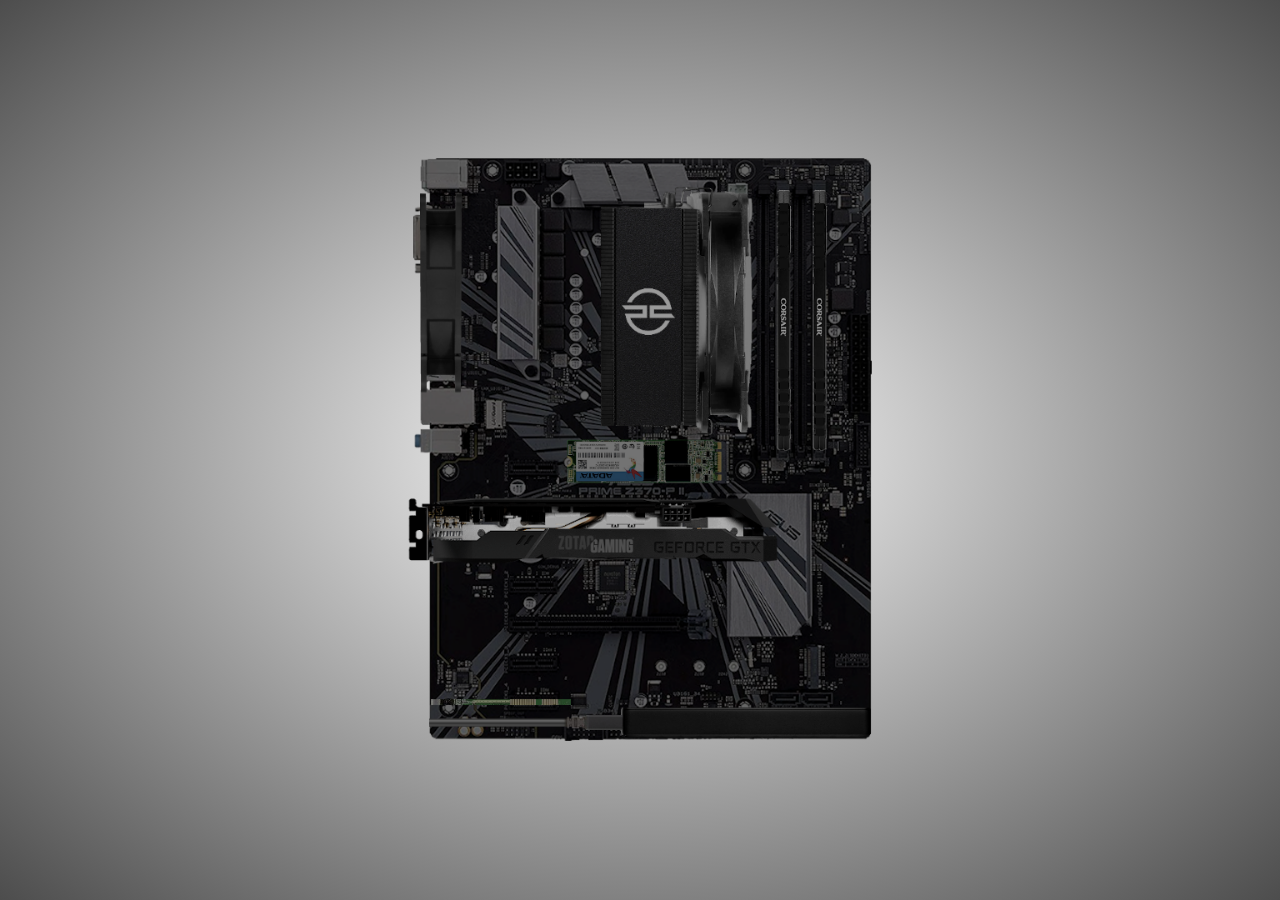
<file: samples/4yvhquwl.pcv/index.html>
<!DOCTYPE html>
<html lang="en">
	<head>
		<title>three.js webgl - glTF loader</title>
		<meta charset="utf-8">
		<meta name="viewport" content="width=device-width, user-scalable=no, minimum-scale=1.0, maximum-scale=1.0">
		<link rel="stylesheet" href="style/main.css">
	</head>
	<body id="body">
		
		<div class="bg"></div>

		<div style="z-index: 100; position: absolute; width: 20vw; height: 20vh; left: 10%; top: 15%;" >
			<canvas id="cpuChart" />				
		</div>

		<div style="z-index: 100; position: absolute; width: 20vw; height: 20vh; left: 10%; top: 52.5%;">
			<canvas id="gpuChart" />
		</div>

		<div style="z-index: 100; position: absolute; width: 20vw; height: 20vh; left: 70%; top: 25%;">
			<canvas id="ramChart" />
		</div>

		<div style="z-index: 100; position: absolute; width: 20vw; height: 20vh; left: 70%; top: 62.5%;">
			<canvas id="netChart" />
		</div>
		<!-- New version of chart.js has issue with chartjs-plugin-streaming.js, using this: https://cdn.jsdelivr.net/npm/chart.js@2.8.0 -->
		<script src="js/moment.min.js"></script>
		<script src="js/chart.js"></script>
		<script src="js/chartjs-plugin-streaming.min.js"></script>
		<script src="script.js"></script>
	</body>
</html>
</file>
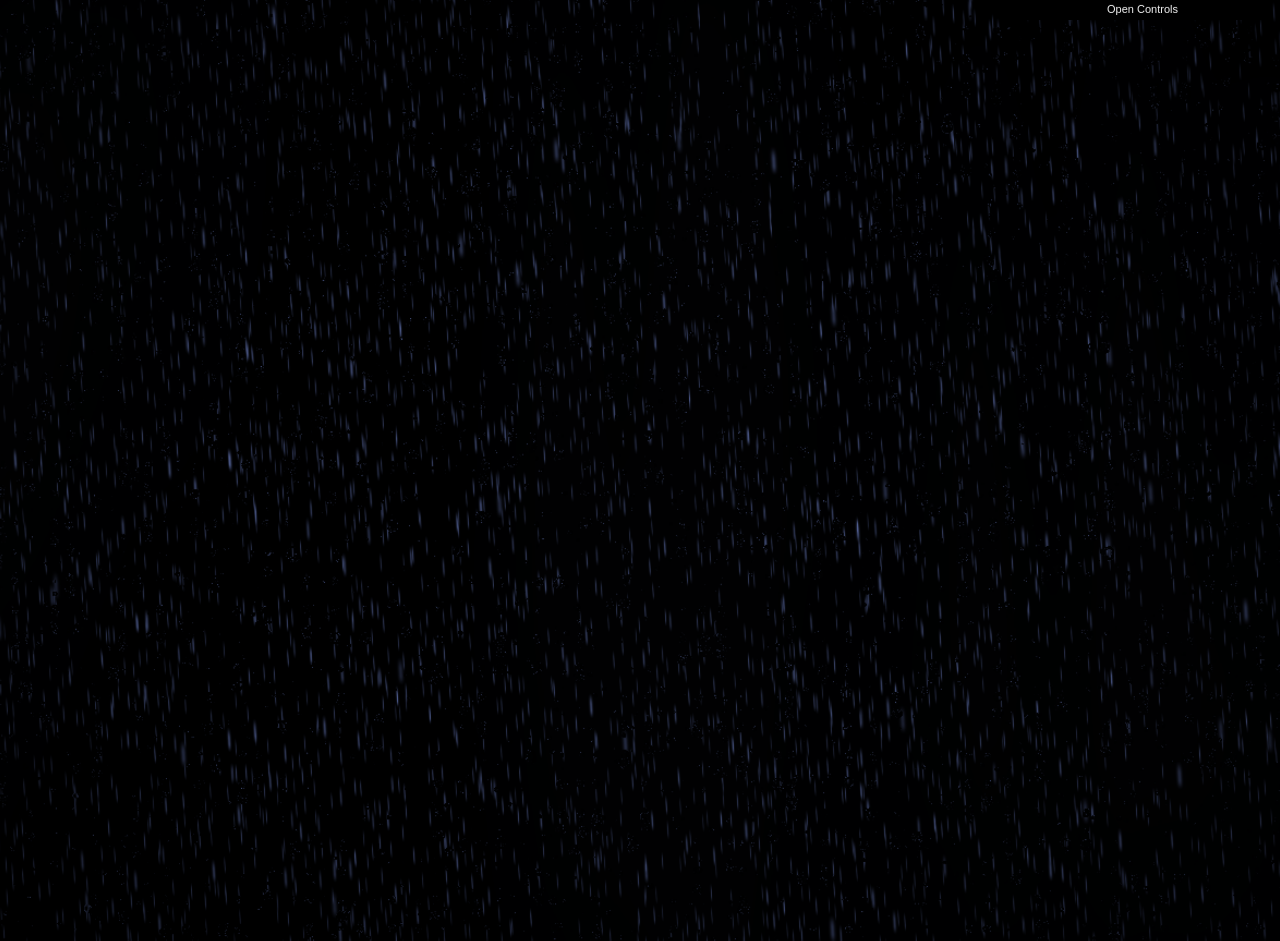
<file: samples/abqqpcp4.hv3/index.html>
<!DOCTYPE html>
<html lang="en">
  <head>
    <meta charset="UTF-8" />
    <meta property="og:image" content="./social.jpg" />
    <title>Rainy Window</title>
    <link rel="icon" type="image/x-icon" href="favicon.ico" />
    <link rel="stylesheet" href="styles/style.css" />
  </head>
  <body>
    <div id="container"></div>
    <input id="filePicker" type="file" accept=".jpg, .jpeg, .png, .mp4, .webm" style="visibility: hidden" />

    <div id="progressbar" class="indeterminate-progress-bar">
      <div class="indeterminate-progress-bar__progress"></div>
    </div>

    <script src="js/dat.gui.min.js"></script>
    <script src="js/three.min.js"></script>
    <script src="js/script.js"></script>
    <script>
      //threejs scene first run
      let background = document.getElementById("container");
      const progress = document.getElementById("progressbar");
      document.addEventListener("sceneLoaded", () => {
        if (background.style.opacity == 0) setVisible(background);
        progress.style.display = "none";
      });

      async function setVisible(element) {
        for (let val = 0; val < 1; val += 0.1) {
          element.style.opacity = val;
          await new Promise((r) => setTimeout(r, 75));
        }
      }
    </script>
  </body>
</html>
</file>
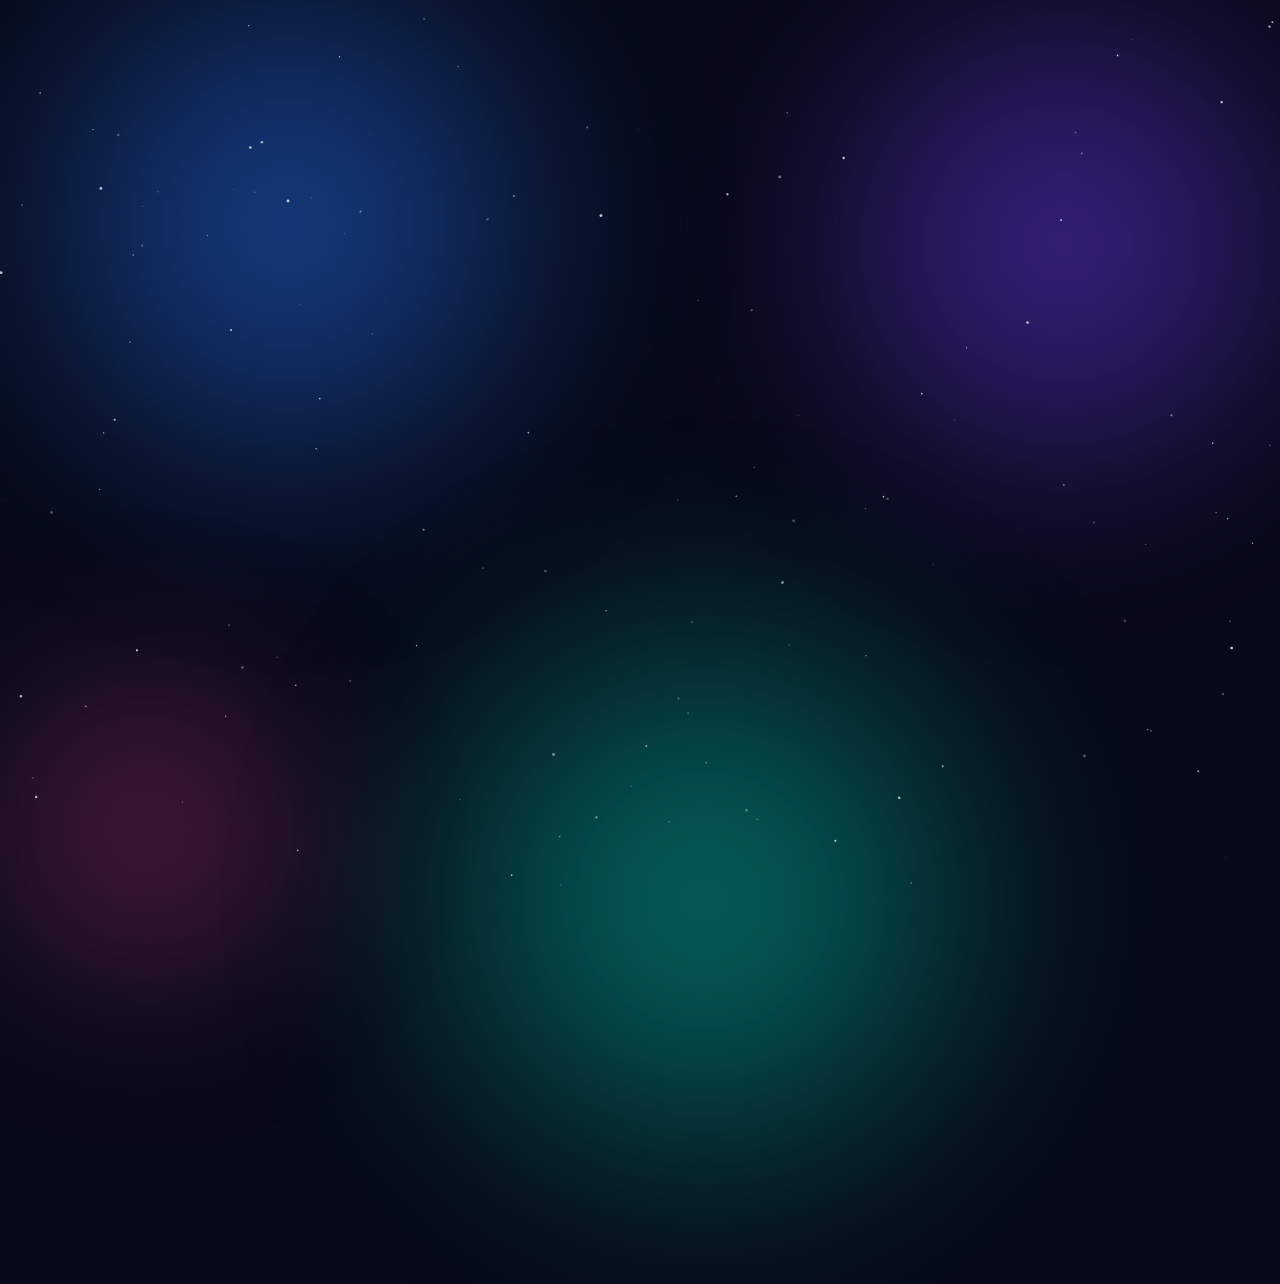
<file: samples/Aurora/index.html>
<!doctype html>
<html lang="en">
<head>
<meta charset="utf-8">
<meta name="viewport" content="width=device-width, initial-scale=1">
<title>Aurora</title>
<style>
  :root { color-scheme: dark; }
  html, body { margin: 0; height: 100%; overflow: hidden; background: #070a18; }
  .blob { position: absolute; border-radius: 50%; filter: blur(80px); opacity: .55; will-change: transform; }
  .b1 { width: 55vw; height: 55vw; left: -5vw; top: -10vw; background: radial-gradient(circle, #2878ff 0%, transparent 70%); animation: drift1 38s ease-in-out infinite alternate; }
  .b2 { width: 50vw; height: 50vw; right: -8vw; top: -6vw; background: radial-gradient(circle, #783cff 0%, transparent 70%); animation: drift2 46s ease-in-out infinite alternate; }
  .b3 { width: 60vw; height: 60vw; left: 25vw; bottom: -30vw; background: radial-gradient(circle, #00c8aa 0%, transparent 70%); animation: drift3 52s ease-in-out infinite alternate; }
  .b4 { width: 35vw; height: 35vw; left: -6vw; bottom: -12vw; background: radial-gradient(circle, #ff46a0 0%, transparent 70%); animation: drift1 60s ease-in-out infinite alternate-reverse; opacity: .35; }
  @keyframes drift1 { to { transform: translate(18vw, 12vh) scale(1.15); } }
  @keyframes drift2 { to { transform: translate(-14vw, 18vh) scale(.9); } }
  @keyframes drift3 { to { transform: translate(-10vw, -14vh) scale(1.1); } }
  canvas { position: absolute; inset: 0; }
  @media (prefers-reduced-motion: reduce) { .blob { animation: none; } }
</style>
</head>
<body>
<div class="blob b1"></div><div class="blob b2"></div><div class="blob b3"></div><div class="blob b4"></div>
<canvas id="stars"></canvas>
<script>
  // Gentle twinkling stars. requestAnimationFrame stops automatically while Screen+ hides
  // or suspends the page, so this costs nothing when the wallpaper is not visible.
  const c = document.getElementById('stars'), g = c.getContext('2d');
  let stars = [];
  function resize() {
    c.width = innerWidth * devicePixelRatio; c.height = innerHeight * devicePixelRatio;
    stars = Array.from({ length: Math.round(innerWidth * innerHeight / 9000) }, () => ({
      x: Math.random() * c.width, y: Math.random() * c.height,
      r: (Math.random() * 1.2 + 0.3) * devicePixelRatio, p: Math.random() * Math.PI * 2, s: 0.4 + Math.random()
    }));
  }
  function frame(t) {
    g.clearRect(0, 0, c.width, c.height);
    for (const s of stars) {
      g.globalAlpha = 0.25 + 0.55 * (0.5 + 0.5 * Math.sin(s.p + t / 1000 * s.s));
      g.beginPath(); g.arc(s.x, s.y, s.r, 0, 6.2832); g.fillStyle = '#fff'; g.fill();
    }
    requestAnimationFrame(frame);
  }
  addEventListener('resize', resize); resize(); requestAnimationFrame(frame);
</script>
</body>
</html>
</file>
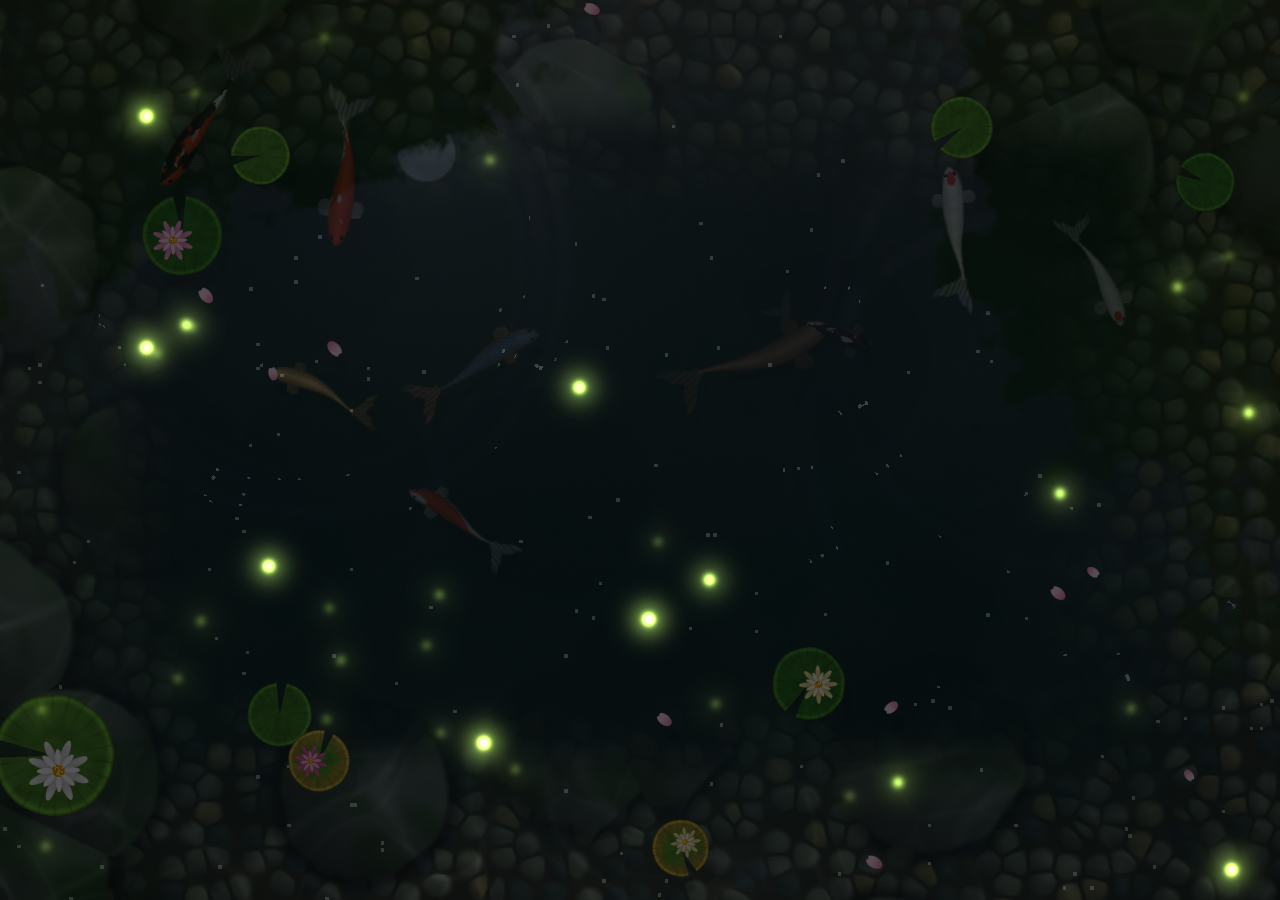
<file: samples/KoiPond/index.html>
<!doctype html>
<html lang="en">
<head>
<meta charset="utf-8">
<meta name="viewport" content="width=device-width, initial-scale=1">
<title>Koi Pond</title>
<style>
  :root { color-scheme: dark; }
  html, body { margin: 0; height: 100%; overflow: hidden; background: #0b2622; }
  canvas { position: fixed; inset: 0; width: 100%; height: 100%; display: block; }
  /* Only when WebGL 2 is unavailable: a still impression of the pond. */
  body.nogl { background: radial-gradient(ellipse at 50% 45%, #2a6a55, #123a30 55%, #0b2622 90%); }
  body.nogl canvas { display: none; }
</style>
</head>
<body>
<canvas id="c"></canvas>
<script>
'use strict';
/* Koi Pond: a garden pond seen from above.
 *
 * The water is a height field (wave equation, ping-ponged half-float textures) stepped at a fixed
 * rate, so ripples spread the same at 30 fps and at 240. The pond floor (pebbles, silt, boulders,
 * algae) is drawn once per size; every frame it gets caustics that the ripples focus, then the koi
 * and their shadows go on top of it. The water pass refracts that picture through the surface
 * normals and mixes in the reflected sky, trees, sun or moon, glints and, at night, glowing wakes.
 * Lily pads, lotus flowers, petals, food and fireflies float on top and ride the waves.
 *
 * Koi are follow-the-leader spines with a swimming wave down the body, procedurally patterned by
 * variety. They wander, avoid each other and the edges, come up to look at the cursor and race for
 * food.
 *
 * Desktop interaction (Screen+ forwards the mouse, never the keyboard):
 *   move   ripples follow the cursor; curious koi follow it
 *   click  scatters food: the koi rise and race for it
 * requestAnimationFrame stops while Screen+ hides or suspends the page. */

const cfg = {
  quality: 1, fps: 1, time: 0, rain: 0, koi: 9, variety: 0, koiSize: 100, koiSpeed: 100, follow: true,
  lilies: 9, flowers: 35, drift: 0, petals: 30, tint: 0, clarity: 60, ripples: 100, cursorRipples: true,
  trees: true, fireflies: true, glow: true, audio: false, brightness: 100
};
const QUALITY = [   // scene buffer: share of the screen, pixel budget; water simulation rows
  { scale: 0.5, maxPx: 1.0e6, sim: 256 },
  { scale: 0.7, maxPx: 2.4e6, sim: 320 },
  { scale: 0.85, maxPx: 5e6, sim: 400 },
  { scale: 1.0, maxPx: 12e6, sim: 480 }
];
const TINTS = [     // deep colour, shallow tint
  { deep: [0.030, 0.150, 0.125], shallow: [0.30, 0.46, 0.33] },   // Jade
  { deep: [0.020, 0.115, 0.160], shallow: [0.24, 0.44, 0.47] },   // Teal
  { deep: [0.012, 0.045, 0.130], shallow: [0.20, 0.34, 0.50] },   // Deep blue
  { deep: [0.090, 0.095, 0.045], shallow: [0.40, 0.38, 0.22] }    // Murky
];
const KEYS = {
  day:    { top: [.30, .55, .86], hor: [.80, .88, .95], sun: [1, .96, .88], sunI: 1, sunPos: [.80, .90], moon: 0, amb: 1, caus: 1, bio: 0, fly: 0, refl: .20, night: 0 },
  golden: { top: [.36, .42, .64], hor: [1, .64, .34], sun: [1, .72, .42], sunI: .95, sunPos: [.86, .97], moon: 0, amb: .80, caus: .75, bio: 0, fly: .15, refl: .30, night: 0 },
  dusk:   { top: [.10, .10, .26], hor: [.78, .36, .34], sun: [1, .50, .38], sunI: .45, sunPos: [.92, 1.02], moon: 0, amb: .48, caus: .3, bio: .5, fly: .7, refl: .32, night: .4 },
  night:  { top: [.02, .04, .09], hor: [.06, .11, .2], sun: [.72, .82, 1], sunI: .6, sunPos: [.24, .80], moon: 1, amb: .36, caus: .14, bio: 1, fly: 1, refl: .30, night: 1 }
};
const TIME_NAMES = ['day', 'golden', 'dusk', 'night'];
const SCHEDULE = [[0, 'night'], [5, 'night'], [6.3, 'golden'], [8.5, 'day'], [17, 'day'], [18.6, 'golden'], [19.8, 'dusk'], [21, 'night'], [24, 'night']];
const VARIETY_WEIGHTS = [3, 2, 2, 2, 1, 1, 1];   // kohaku, sanke, showa, ogon, platinum, asagi, chagoi

let onQuality = () => {}, onPopulation = () => {};
let audioIn = 0, paused = false, wake = () => {};

window.livelyPropertyListener = (name, val) => {
  if (!(name in cfg)) return;
  if (typeof cfg[name] === 'boolean') cfg[name] = val === true || val === 'true' || val === 1;
  else if (Number.isFinite(Number(val))) cfg[name] = Number(val);
  if (name === 'quality') onQuality();
  onPopulation(name);
};
window.livelyAudioListener = (bands) => {
  if (!bands || !bands.length) return;
  let s = 0;
  const n = Math.min(8, bands.length);
  for (let i = 0; i < n; i++) s += bands[i];
  audioIn = s / n;
};
window.livelyWallpaperPlaybackChanged = (data) => {
  try {
    const o = typeof data === 'string' ? JSON.parse(data) : data;
    paused = !!(o && o.IsPaused);
  } catch (e) { paused = false; }
  if (!paused) wake();
};
// Settings in the address too (#time=4&koi=12), for trying looks outside Screen+.
try {
  for (const kv of location.hash.slice(1).split('&')) {
    const [k, v] = kv.split('=');
    if (k in cfg) window.livelyPropertyListener(k, decodeURIComponent(v));
  }
} catch (e) { /* no hash */ }

const HEAD = '#version 300 es\nprecision highp float;\nprecision highp int;\n';

const VS_FULL = `
out vec2 vUv;
void main() {
  vec2 p = vec2(float((gl_VertexID << 1) & 2), float(gl_VertexID & 2));
  vUv = p;
  gl_Position = vec4(p * 2.0 - 1.0, 0.0, 1.0);
}`;

const COMMON = `
float hash12(vec2 p) { vec3 p3 = fract(vec3(p.xyx) * .1031); p3 += dot(p3, p3.yzx + 33.33); return fract((p3.x + p3.y) * p3.z); }
vec2 hash22(vec2 p) { vec3 p3 = fract(vec3(p.xyx) * vec3(.1031, .1030, .0973)); p3 += dot(p3, p3.yzx + 33.33); return fract((p3.xx + p3.yz) * p3.zy); }
float noise(vec2 p) {
  vec2 i = floor(p), f = fract(p);
  vec2 u = f * f * (3. - 2. * f);
  return mix(mix(hash12(i), hash12(i + vec2(1, 0)), u.x), mix(hash12(i + vec2(0, 1)), hash12(i + vec2(1, 1)), u.x), u.y);
}
float fbm(vec2 p) {
  float s = 0., a = .5;
  for (int i = 0; i < 5; i++) { s += a * noise(p); p = mat2(1.6, 1.2, -1.2, 1.6) * p; a *= .5; }
  return s;
}
// distance between the two nearest moving cell points: thin bright lines where cells meet
float cells(vec2 p, float t) {
  vec2 i = floor(p), f = fract(p);
  float d1 = 8., d2 = 8.;
  for (int y = -1; y <= 1; y++) for (int x = -1; x <= 1; x++) {
    vec2 g = vec2(x, y);
    vec2 o = .5 + .42 * sin(t + 6.2831 * hash22(i + g));
    vec2 r = g + o - f;
    float d = dot(r, r);
    if (d < d1) { d2 = d1; d1 = d; } else if (d < d2) d2 = d;
  }
  return sqrt(d2) - sqrt(d1);
}
float caustic(vec2 p, float t) {
  vec2 w = p + .3 * vec2(sin(p.y * 1.3 + t * .37), cos(p.x * 1.1 - t * .31)) + .45 * vec2(noise(p * 1.7 + t * .15), noise(p * 1.7 + 7.3 - t * .13));
  float a = cells(w, t * .7), b = cells(w * 1.7 + 3.7, -t * .55);
  return pow(1. - smoothstep(0., .2, a), 3.) * .75 + pow(1. - smoothstep(0., .16, b), 3.) * .4;
}`;

// ---- water: velocity form of the wave equation; drops are added to the height
const FS_SIM = `
uniform highp sampler2D uPrev;
uniform float uAspect, uDamp;
uniform int uDrops;
uniform vec4 uDrop[32];
in vec2 vUv;
out vec4 o;
void main() {
  ivec2 sz = textureSize(uPrev, 0);
  ivec2 c = ivec2(gl_FragCoord.xy);
  vec2 s = texelFetch(uPrev, c, 0).rg;
  float l = texelFetch(uPrev, ivec2(max(c.x - 1, 0), c.y), 0).r;
  float r = texelFetch(uPrev, ivec2(min(c.x + 1, sz.x - 1), c.y), 0).r;
  float d = texelFetch(uPrev, ivec2(c.x, max(c.y - 1, 0)), 0).r;
  float u = texelFetch(uPrev, ivec2(c.x, min(c.y + 1, sz.y - 1)), 0).r;
  float h = s.x, v = s.y;
  v += ((l + r + d + u) * .25 - h) * 2.;
  v *= uDamp;
  h += v;
  h *= .9993;
  vec2 p = vec2(vUv.x * uAspect, vUv.y);
  for (int i = 0; i < 32; i++) {
    if (i >= uDrops) break;
    vec4 dr = uDrop[i];
    float dist = length(p - dr.xy);
    if (dist < dr.z) h += dr.w * (.5 + .5 * cos(3.14159265 * dist / dr.z));
  }
  o = vec4(clamp(h, -6., 6.), clamp(v, -6., 6.), 0., 1.);
}`;

// ---- pond floor, drawn once per size: colour + depth (alpha)
const FS_BASE = `
uniform float uAspect;
uniform vec2 uSeed;
in vec2 vUv;
out vec4 o;
void main() {
  vec2 p = vec2(vUv.x * uAspect, vUv.y);
  float e = min(min(p.x, uAspect - p.x), min(p.y, 1. - p.y));
  float depth = clamp(.08 + .92 * smoothstep(0., .4, e) + .55 * (fbm(p * 1.4 + uSeed) - .5), 0., 1.);
  vec3 L = normalize(vec3(.4, .5, .8));
  // pebbles
  vec2 q = p * 32. + uSeed;
  vec2 i = floor(q), f = fract(q);
  float d1 = 8., d2 = 8.;
  vec2 id = vec2(0), rc = vec2(0);
  for (int y = -1; y <= 1; y++) for (int x = -1; x <= 1; x++) {
    vec2 g = vec2(x, y);
    vec2 r = g + hash22(i + g) * .8 + .1 - f;
    float d = dot(r, r);
    if (d < d1) { d2 = d1; d1 = d; id = i + g; rc = r; } else if (d < d2) d2 = d;
  }
  float edge = sqrt(d2) - sqrt(d1);
  float h1 = hash12(id), h2 = hash12(id + 7.1), h3 = hash12(id + 3.3);
  vec3 stone = mix(vec3(.40, .38, .34), vec3(.56, .51, .43), h1);
  stone = mix(stone, vec3(.27, .29, .28), step(.72, h2));
  stone = mix(stone, vec3(.63, .50, .34), step(.9, h3));
  stone *= .9 + .2 * noise(q * 3.);
  float lit = .6 + .5 * dot(normalize(vec3(-rc * 2.2, 1.)), L);
  float gap = smoothstep(.06, .2, edge) * smoothstep(.62, .35, sqrt(d1));
  vec3 mud = mix(vec3(.19, .18, .13), vec3(.29, .26, .18), fbm(p * 8. + uSeed));
  vec3 col = mix(mud, stone * lit, gap);
  col = mix(col, mud * .85, smoothstep(.35, .85, depth + .25 * (noise(p * 6.) - .5)));
  // boulders in the shallows
  vec2 bq = p * 4.2 + uSeed * .37;
  vec2 bi = floor(bq), bf = fract(bq);
  float bd = 8.;
  vec2 bid = vec2(0), brc = vec2(0);
  for (int y = -1; y <= 1; y++) for (int x = -1; x <= 1; x++) {
    vec2 g = vec2(x, y);
    vec2 r = g + hash22(bi + g + 17.) - bf;
    float d = dot(r, r);
    if (d < bd) { bd = d; bid = bi + g; brc = r; }
  }
  float br = .36 + .1 * hash12(bid) + .05 * (noise(p * 30.) - .5);
  float boulder = (1. - smoothstep(br - .03, br, sqrt(bd))) * step(.45, hash12(bid + 4.)) * (1. - smoothstep(.3, .55, depth));
  vec3 bn = normalize(vec3(-brc * 2.6, 1.));
  vec3 rock = mix(vec3(.36, .36, .34), vec3(.46, .44, .40), noise(p * 40.)) * (.45 + .7 * max(dot(bn, L), 0.));
  rock = mix(rock, rock * vec3(.6, .85, .45), smoothstep(.45, .7, fbm(p * 14.)) * .8);   // moss
  col = mix(col * (1. - .45 * smoothstep(br + .08, br, sqrt(bd)) * step(.45, hash12(bid + 4.))), rock, boulder);
  depth = mix(depth, depth * .4, boulder);
  // algae
  float alg = smoothstep(.5, .8, fbm(p * 3. + 11.));
  col = mix(col, col * vec3(.55, .8, .42), alg * .75);
  o = vec4(col, depth);
}`;

// ---- pond floor each frame: light, caustics focused by the ripples, depth haze
const FS_FLOOR = `
uniform sampler2D uBase, uSim;
uniform vec2 uSimTexel;
uniform float uAspect, uTime, uCaus, uAmb, uFog, uNK;
uniform vec3 uSun, uDeep, uShallow;
in vec2 vUv;
out vec4 o;
void main() {
  vec4 b = texture(uBase, vUv);
  vec2 p = vec2(vUv.x * uAspect, vUv.y);
  float h = texture(uSim, vUv).r;
  float l = texture(uSim, vUv - vec2(uSimTexel.x, 0.)).r, r = texture(uSim, vUv + vec2(uSimTexel.x, 0.)).r;
  float d = texture(uSim, vUv - vec2(0., uSimTexel.y)).r, u = texture(uSim, vUv + vec2(0., uSimTexel.y)).r;
  vec2 g = vec2(r - l, u - d) * uNK;
  float lap = (l + r + u + d - 4. * h) * uNK * .5;
  float depth = b.a;
  float c = caustic(p * 6. + g * (.4 + depth), uTime) * (1. + clamp(-lap * 5., -.6, 3.));
  vec3 light = uAmb * mix(vec3(1), uSun, .35);
  vec3 col = b.rgb * mix(vec3(1), uShallow * 2.2, .55) * light;
  col += b.rgb * uSun * c * uCaus * (1. - depth * .75) * 1.1;
  col = mix(col, uDeep * uAmb, 1. - exp(-depth * uFog));
  o = vec4(col, 1.);
}`;

// ---- koi: body strips and fin quads
const VS_KOI = `
in vec2 aPos;
in vec2 aUv;
in vec4 aInfo;   // seed, variety, depth, part (0 body, 1 tail, 2 fin)
uniform float uAspect, uShadow;
uniform vec2 uShadowOff;
out vec2 vUv;
out vec2 vP;
flat out vec4 vInfo;
void main() {
  vec2 p = aPos + uShadowOff * uShadow * (1.25 - aInfo.z);
  vUv = aUv; vInfo = aInfo; vP = p;
  gl_Position = vec4(p.x / uAspect * 2. - 1., p.y * 2. - 1., 0., 1.);
}`;
const FS_KOI = `
uniform float uShadow, uShadowK, uTime, uCaus, uAmb, uFog;
uniform vec3 uSun, uDeep;
in vec2 vUv;
in vec2 vP;
flat in vec4 vInfo;
out vec4 o;
const vec3 W = vec3(.96, .94, .90), R = vec3(.86, .19, .06), K = vec3(.045, .045, .055), G = vec3(1., .71, .24);
const vec3 PL = vec3(.88, .90, .93), B = vec3(.40, .50, .60), C = vec3(.56, .38, .20), O = vec3(.98, .46, .14);
vec3 finTint(int k) {
  if (k == 2) return mix(K, W, .45);
  if (k == 3) return G * 1.05;
  if (k == 4) return PL;
  if (k == 5) return mix(O, W, .3);
  if (k == 6) return C * 1.15;
  return W;
}
vec3 skin(float u, float v, float sd, int k, out float metal) {
  metal = 0.;
  vec2 q = vec2(u * 3.2, v * .8) + sd * vec2(31.7, 17.3);
  float n1 = fbm(q), n2 = fbm(q * 1.8 + 9.1);
  float side = smoothstep(.55, .98, abs(v));
  vec3 c;
  if (k <= 1) {   // kohaku, sanke
    float m = smoothstep(.47, .53, n1 - .12 * side + .06);
    if (fract(sd * 7.3) < .18) m = 1. - smoothstep(.7, .95, length(vec2((u - .11) / .075, v / .55)));   // tancho
    c = mix(W, R, m);
    if (k == 1) c = mix(c, K, smoothstep(.64, .68, n2) * (1. - side * .5));
  } else if (k == 2) {   // showa
    float rr = smoothstep(.5, .55, n1), ww = smoothstep(.56, .6, n2);
    c = mix(mix(K, R, rr), W, ww * (1. - rr * .6));
  } else if (k == 3) { c = G * (.9 + .2 * n1); metal = 1.; }
  else if (k == 4) { c = PL * (.95 + .08 * n1); metal = 1.; }
  else if (k == 5) { c = mix(B, O, side * .9); }
  else { c = C * (.9 + .2 * n1); metal = .35; }
  return c;
}
void main() {
  float u = vUv.x, v = vUv.y;
  int part = int(vInfo.w + .5), vr = int(vInfo.y + .5);
  float sd = vInfo.x, depth = vInfo.z;
  float a;
  vec3 col;
  if (part == 0) {
    a = clamp((1. - abs(v)) / max(fwidth(v), 1e-4) * .8, 0., 1.);
    if (uShadow > .5) { o = vec4(0, 0, 0, a * uShadowK * (1. - v * v)); return; }
    float metal;
    col = skin(u, v, sd, vr, metal);
    if (u > .17) {   // scales
      float row = floor(u * 36.);
      vec2 sq = vec2(fract(u * 36.), fract(v * 3.2 + .5 * mod(row, 2.))) - .5;
      float e = smoothstep(.3, .5, length(sq * vec2(1., 1.3)));
      col *= 1. - e * (vr == 5 ? .35 : .08) * smoothstep(.17, .25, u);
    }
    float sh = sqrt(max(0., 1. - v * v));
    col *= .48 + .6 * sh;
    col += vec3(pow(sh, 16.) * (.07 + .22 * metal));
    col += metal * .22 * pow(sh, 3.) * (.5 + .5 * sin(u * 14. - uTime * 1.7 + sd * 20.)) * col;
    float ey = length(vec2((u - .075) / .02, (abs(v) - .6) / .15));
    col = mix(col, vec3(.03), 1. - smoothstep(.8, 1., ey));
    col *= mix(.8, 1., smoothstep(0., .08, u));
  } else {
    float w, inside, rays;
    if (part == 1) {   // tail: widening, forked
      w = mix(.22, 1., smoothstep(0., .8, u));
      float tip = 1. - .42 * (1. - abs(v)) + .04 * sin(v * 9. + uTime * 3.);
      inside = smoothstep(0., .1, w - abs(v)) * smoothstep(0., .06, tip - u);
      rays = .5 + .5 * sin(atan(v * w, u + .05) * 26.);
    } else {           // pectoral fin: a rounded paddle
      w = .25 + .75 * smoothstep(0., .45, u);
      float r = length(vec2((u - .45) / .55, v / w));
      inside = 1. - smoothstep(.85, 1., r);
      rays = .5 + .5 * sin(atan(v, u + .1) * 18.);
    }
    if (uShadow > .5) { o = vec4(0, 0, 0, inside * uShadowK * .45); return; }
    col = finTint(vr) * (.78 + .3 * rays);
    a = inside * (.5 + .2 * rays) * (1. - .35 * u);
  }
  col *= uAmb * mix(vec3(1), uSun, .3);
  col += col * uSun * caustic(vP * 6., uTime) * uCaus * (1. - depth) * .9;
  col = mix(col, uDeep * uAmb, clamp((1. - exp(-depth * uFog)) * .85, 0., .95));
  o = vec4(col, a);
}`;

// ---- floating things: instanced quads that ride the waves
const VS_FLOAT = `
in vec4 aA;   // x, y, rotation, half size
in vec4 aB;   // type, seed, alpha, extra
uniform float uAspect, uShadow, uNK;
uniform vec2 uShadowOff, uSimTexel;
uniform sampler2D uSim;
out vec2 vQ;
out vec2 vTilt;
flat out vec4 vB;
const vec2 CORNER[6] = vec2[](vec2(-1, -1), vec2(1, -1), vec2(1, 1), vec2(-1, -1), vec2(1, 1), vec2(-1, 1));
void main() {
  vec2 c = CORNER[gl_VertexID];
  vec2 uv = vec2(aA.x / uAspect, aA.y);
  float l = texture(uSim, uv - vec2(uSimTexel.x, 0.)).r, r = texture(uSim, uv + vec2(uSimTexel.x, 0.)).r;
  float d = texture(uSim, uv - vec2(0., uSimTexel.y)).r, u = texture(uSim, uv + vec2(0., uSimTexel.y)).r;
  vec2 g = vec2(r - l, u - d) * uNK;
  float cr = cos(aA.z), sr = sin(aA.z);
  vec2 p = aA.xy + mat2(cr, sr, -sr, cr) * c * aA.w - g * .004 + uShadowOff * uShadow;
  vQ = c; vB = aB; vTilt = g;
  gl_Position = vec4(p.x / uAspect * 2. - 1., p.y * 2. - 1., 0., 1.);
}`;
const FS_FLOAT = `
uniform float uShadow, uShadowK, uAmb;
uniform vec3 uSun, uL;
in vec2 vQ;
in vec2 vTilt;
flat in vec4 vB;
out vec4 o;
float aa(float d) { return clamp(d / max(fwidth(d), 1e-4) + .5, 0., 1.); }
void main() {
  int type = int(vB.x + .5);
  float sd = vB.y, ex = vB.w;
  vec2 q = vQ;
  float r = length(q), ang = atan(q.y, q.x);
  vec3 col = vec3(0);
  float a = 0.;
  if (type == 0) {   // lily pad
    float rr = .97 - .03 * noise(vec2(ang * 3., sd * 10.));
    float notch = 1. - aa(.16 - abs(ang)) * step(.03, r);
    a = aa(rr - r) * notch;
    col = mix(vec3(.15, .38, .12), vec3(.30, .50, .15), ex);
    col = mix(col, vec3(.55, .48, .16), smoothstep(.85, 1., ex) * smoothstep(.5, 1., r + .3 * noise(q * 4. + sd)));
    col *= 1. - .16 * pow(abs(cos(ang * 11.)), 30.) * smoothstep(.1, .9, r);
    col *= .9 + .2 * noise(q * 6. + sd * 7.);
    col = mix(col, col * 1.35 + vec3(.04, .03, 0), smoothstep(.84, .95, r / rr));
    col *= 1. - .4 * smoothstep(.94, 1., r / rr);
  } else if (type == 1) {   // lotus seen from above: two rings of pointed petals
    float f1 = abs(cos(ang * 4.)), f2 = abs(cos(ang * 4. + 1.5708));
    float outer = aa(mix(.42, 1., pow(f1, 2.5)) - r);
    float inner = aa(mix(.3, .68, pow(f2, 2.)) - r);
    vec3 pc = ex < .5 ? vec3(1., .62, .78) : ex < 1.5 ? vec3(.98, .96, .92) : ex < 2.5 ? vec3(.92, .36, .62) : vec3(1., .92, .6);
    col = pc * (.7 + .3 * f1) * (.75 + .25 * r);
    col = mix(col, mix(pc, vec3(1), .5) * (.8 + .2 * f2), inner);
    float core = aa(.2 - r);
    col = mix(col, mix(vec3(1., .85, .25), vec3(.85, .55, .1), step(.6, hash12(floor(q * 18.)))), core);
    a = max(outer, inner);
  } else if (type == 2) {   // cherry petal
    float e = length(vec2(q.x / .62, q.y));
    a = aa(1. - e) * aa(length(q - vec2(0, 1.15)) - .36);
    col = mix(vec3(.95, .55, .66), vec3(1., .84, .88), smoothstep(-1., .4, q.y));
  } else if (type == 3) {   // maple leaf
    float lim = (.42 + .58 * pow(.5 + .5 * cos(5. * ang - 7.854), 1.4)) * (1. - .08 * abs(sin(ang * 25.)));
    float stem = aa(.06 - abs(q.x)) * step(q.y, -.2) * step(-1., q.y);
    a = max(aa(lim - r), stem);
    vec3 lc = ex < .5 ? vec3(.85, .18, .06) : ex < 1.5 ? vec3(.95, .45, .08) : ex < 2.5 ? vec3(.95, .72, .15) : vec3(.55, .12, .05);
    col = lc * (.85 + .25 * noise(q * 5. + sd * 9.));
    col *= 1. - .3 * pow(abs(cos(ang * 2.5)), 60.) * step(.1, r);
  } else if (type == 4) {   // food pellet
    a = aa(1. - r);
    col = vec3(.45, .28, .12) * (.8 + .4 * smoothstep(.3, -.6, q.x + q.y));
  } else {   // firefly (drawn additively)
    float g = exp(-r * r * 90.) * 1.6 + exp(-r * r * 8.) * .35;
    o = vec4(vec3(.8, 1., .4) * g * vB.z, 1.);
    return;
  }
  a *= vB.z;
  if (uShadow > .5) { o = vec4(0, 0, 0, a * uShadowK); return; }
  vec3 n = normalize(vec3(-vTilt, 1.));
  float lit = .55 + .55 * max(dot(n, uL), 0.);
  col *= uAmb * mix(vec3(1), uSun, .4) * lit;
  col += uSun * uAmb * pow(max(dot(n, normalize(uL + vec3(0, 0, 1))), 0.), 160.) * .35 * float(type == 0);
  o = vec4(col, a);
}`;

// ---- the water surface: refraction, sky and tree reflection, sun/moon, glints, night glow
const FS_WATER = `
uniform sampler2D uScene, uSim;
uniform vec2 uSimTexel, uSunPos;
uniform float uAspect, uTime, uNK, uRefr, uRefl, uSunI, uMoon, uBio, uNight, uFlash, uExposure, uTrees, uAutumn, uOvercast, uAmb;
uniform vec3 uTop, uHor, uSun, uL;
in vec2 vUv;
out vec4 o;
void main() {
  vec2 uv = vUv;
  vec4 s = texture(uSim, uv);
  float l = texture(uSim, uv - vec2(uSimTexel.x, 0.)).r, r = texture(uSim, uv + vec2(uSimTexel.x, 0.)).r;
  float d = texture(uSim, uv - vec2(0., uSimTexel.y)).r, u = texture(uSim, uv + vec2(0., uSimTexel.y)).r;
  vec2 g = vec2(r - l, u - d) * uNK;
  vec3 n = normalize(vec3(-g, 1.));
  vec2 ia = vec2(1. / uAspect, 1.);
  vec3 col = texture(uScene, uv + n.xy * uRefr * ia).rgb;

  // what the surface reflects: the top of the screen sees towards the horizon
  vec2 rp = uv + n.xy * .3 * ia;
  vec2 wp = vec2(rp.x * uAspect, rp.y);
  vec3 sky = mix(uTop, uHor, smoothstep(.05, 1.05, rp.y));
  float cl = fbm(wp * 1.8 + vec2(uTime * .008, uTime * .002));
  sky = mix(sky, mix(uHor, vec3(1), .45) * (.35 + .65 * max(uAmb, .15)), smoothstep(.5, .8, cl) * (.45 + .4 * uOvercast) * (1. - uNight * .7));
  sky += vec3(step(.9975, hash12(floor(wp * 260.)))) * uNight * (1. - uOvercast) * .8;
  float sd = length((rp - uSunPos) * vec2(uAspect, 1.));
  sky += uSun * uSunI * (1. - uOvercast * .85) * (exp(-sd * sd / .003) * .9 * (1. - uMoon) + exp(-sd * sd / .05) * .22 + uMoon * smoothstep(.034, .03, sd) * .9);
  // overhanging branches in two corners, leaves with sky between them
  float b1 = 1. - length((wp - vec2(-.05, 1.08)) * vec2(.85, 1.3));
  float b2 = 1. - length((wp - vec2(uAspect + .08, .92)) * vec2(1.25, .9));
  float leaf = fbm(wp * 7.) * .6 + fbm(wp * 23. + 5.) * .4;
  float tree = smoothstep(.52, .56, max(b1, b2) * .9 + leaf * .55 - .15) * uTrees;
  vec3 tc = mix(vec3(.10, .18, .07), vec3(.55, .17, .05), uAutumn) * (.25 + .75 * uAmb) * (.7 + .5 * leaf);
  sky = mix(sky, tc, tree);
  float slope = length(g);
  float fres = clamp(uRefl * (.7 + 3. * slope), 0., .9);
  col = mix(col, sky, fres);
  // ripples catch the light on the side facing it, shade on the other
  col *= 1. + clamp(dot(g, -uL.xy), -.5, .5) * .9 * (.4 + .6 * uSunI) * (1. - uOvercast * .5);
  col += mix(uHor, vec3(1), .5) * smoothstep(.05, .5, slope) * .06 * (.3 + uAmb);

  // glints where ripples face the light
  float spec = pow(max(dot(n, normalize(uL + vec3(0, 0, 1))), 0.), 700.);
  col += uSun * spec * 3.5 * uSunI * (1. - uOvercast * .8) * (1. - tree);
  // wakes glow at night
  col += vec3(.12, .75, .85) * (smoothstep(.02, .3, abs(s.g)) * .35 + smoothstep(.1, .8, length(g)) * .45) * uBio * .5;
  col += uFlash * (.25 + fres) * vec3(.85, .9, 1.);
  vec2 vq = uv - .5;
  col *= 1. - .3 * pow(length(vq * vec2(1., .9)) * 1.25, 2.6);
  col *= uExposure;
  col += (hash12(gl_FragCoord.xy) - .5) / 255.;
  o = vec4(col, 1.);
}`;

const NS = 14;          // spine points per koi
const MS = 20;          // body strip samples per koi
const MAX_KOI = 40;
const KOI_VERTS = (MS - 1) * 6 + 18;
const MAX_INST = 640;

function clamp(x, a, b) { return x < a ? a : x > b ? b : x; }
function smooth(a, b, x) { const t = clamp((x - a) / (b - a), 0, 1); return t * t * (3 - 2 * t); }
function lerp(a, b, t) { return a + (b - a) * t; }
function mixKey(a, b, t) {
  const o = {};
  for (const k in a) o[k] = Array.isArray(a[k]) ? a[k].map((x, i) => lerp(x, b[k][i], t)) : lerp(a[k], b[k], t);
  return o;
}
function rng(seed) {   // mulberry32: a stable pond layout from load to load
  return () => {
    seed |= 0; seed = seed + 0x6D2B79F5 | 0;
    let t = Math.imul(seed ^ seed >>> 15, 1 | seed);
    t = t + Math.imul(t ^ t >>> 7, 61 | t) ^ t;
    return ((t ^ t >>> 14) >>> 0) / 4294967296;
  };
}

(() => {
  const canvas = document.getElementById('c');
  const gl = canvas.getContext('webgl2', { alpha: false, antialias: false, depth: false, stencil: false });
  if (!gl || !gl.getExtension('EXT_color_buffer_float')) { document.body.classList.add('nogl'); return; }

  // ---------------------------------------------------------------- state (survives a lost context)
  let aspect = innerWidth / Math.max(1, innerHeight);
  let clock = 0;
  const mouse = { x: -1, y: -1, inside: false, last: -100 };
  const drops = [];        // [x, y, r, s] queued for the simulation
  let koi = [], pads = [], petals = [], pellets = [], flies = [];
  let wind = [0, 0], windA = Math.random() * 6.28;
  let rainAcc = 0, flash = 0, nextBolt = 6, bolt = -1, idleDrop = 2;
  let audioAvg = 0, lastBeat = 0;
  let T = null;            // eased look (time of day + weather)
  let autumn = cfg.drift, overcast = [0, 0.35, 0.6, 0.85][cfg.rain] || 0;

  function drop(x, y, r, s) {
    if (drops.length < 1024) drops.push(x, y, r, s * cfg.ripples / 100);
    if (Math.abs(s) > 0.2) push(x, y, s);
  }
  function push(x, y, s) {   // drops shove floating things outward
    const R = 0.16, k = Math.abs(s) * 0.05;
    for (const list of [pads, petals, pellets]) for (const f of list) {
      const dx = f.x - x, dy = f.y - y, d = Math.hypot(dx, dy);
      if (d < R && d > 1e-4) { const w = (1 - d / R) * k / (list === pads ? f.r * 18 : 1); f.vx += dx / d * w; f.vy += dy / d * w; }
    }
  }

  // ---- koi
  function pickVariety() {
    if (cfg.variety > 0) return cfg.variety - 1;
    let t = Math.random() * VARIETY_WEIGHTS.reduce((a, b) => a + b, 0);
    for (let i = 0; i < VARIETY_WEIGHTS.length; i++) if ((t -= VARIETY_WEIGHTS[i]) < 0) return i;
    return 0;
  }
  function koiLen(k) { return 0.13 * cfg.koiSize / 100 * k.sz; }
  function makeKoi() {
    const k = {
      seed: Math.random(), variety: pickVariety(), sz: 0.72 + 0.56 * Math.random(), spd: 0.85 + 0.3 * Math.random(),
      x: 0.15 + Math.random() * (aspect - 0.3), y: 0.15 + Math.random() * 0.7, a: Math.random() * 6.283,
      v: 0, depth: 0.2 + 0.6 * Math.random(), td: 0.5, nextDepth: 0, phase: Math.random() * 6.28,
      burst: 0, nextBurst: 2 + Math.random() * 6, wakeT: 0, turnS: 0, curious: Math.random() < 0.65, flee: 0, fx: 0, fy: 0,
      spine: new Float32Array(NS * 2)
    };
    k.td = k.depth;
    const seg = koiLen(k) / (NS - 1);
    for (let i = 0; i < NS; i++) { k.spine[i * 2] = k.x - Math.cos(k.a) * seg * i; k.spine[i * 2 + 1] = k.y - Math.sin(k.a) * seg * i; }
    return k;
  }

  // ---- lily pads, in a few clusters round the edges
  function makePads() {
    const R = rng(7331);
    const list = [];
    const clusters = [[0.18, 0.22], [aspect - 0.25, 0.75], [aspect * 0.62, 0.12], [0.12, 0.8]];
    for (let i = 0; i < Math.min(30, cfg.lilies); i++) {
      const c = clusters[i % clusters.length];
      const a = R() * 6.283, d = 0.03 + R() * 0.16;
      const p = {
        ax: clamp(c[0] + Math.cos(a) * d, 0.03, aspect - 0.03), ay: clamp(c[1] + Math.sin(a) * d * 0.8, 0.03, 0.97),
        r: 0.032 + R() * 0.04, rot: R() * 6.283, vx: 0, vy: 0, vr: 0, seed: R(), hue: R(), fseed: R(), fcol: Math.floor(R() * 4)
      };
      p.x = p.ax; p.y = p.ay;
      list.push(p);
    }
    return list;
  }

  function sync(name) {
    if (name === 'koi' || name === undefined) {
      const n = clamp(Math.round(cfg.koi), 0, MAX_KOI);
      while (koi.length < n) koi.push(makeKoi());
      koi.length = n;
    }
    if (name === 'variety') for (const k of koi) k.variety = pickVariety();
    if (name === 'lilies' || name === undefined) pads = makePads();
  }
  onPopulation = (name) => { if (['koi', 'variety', 'lilies'].includes(name)) sync(name); };

  // ---- look: time of day eased, weather on top
  function targetLook() {
    let key;
    if (cfg.time >= 1) key = KEYS[TIME_NAMES[clamp(cfg.time - 1, 0, 3)]];
    else {
      const d = new Date();
      const h = d.getHours() + d.getMinutes() / 60 + d.getSeconds() / 3600;
      let i = 0;
      while (i < SCHEDULE.length - 2 && h >= SCHEDULE[i + 1][0]) i++;
      const [h0, a] = SCHEDULE[i], [h1, b] = SCHEDULE[i + 1];
      key = mixKey(KEYS[a], KEYS[b], smooth(0, 1, (h - h0) / (h1 - h0)));
    }
    return key;
  }

  // ---------------------------------------------------------------- GL
  let P, vaoEmpty, vaoKoi, vaoFloat, bufKoi, bufFloat;
  let sim = [], simF = [], base, baseF, scene, sceneF;
  let W = 1, H = 1, SW = 1, SH = 1, simW = 1, simH = 1, sizeKey = '';
  const koiData = new Float32Array(MAX_KOI * KOI_VERTS * 8);
  const inst = new Float32Array(MAX_INST * 8);
  const dropU = new Float32Array(32 * 4);

  function prog(vs, fs, attribs) {
    const p = gl.createProgram();
    for (const [type, src] of [[gl.VERTEX_SHADER, HEAD + vs], [gl.FRAGMENT_SHADER, HEAD + COMMON + fs]]) {
      const s = gl.createShader(type);
      gl.shaderSource(s, src);
      gl.compileShader(s);
      if (!gl.getShaderParameter(s, gl.COMPILE_STATUS)) throw new Error(gl.getShaderInfoLog(s));
      gl.attachShader(p, s);
    }
    (attribs || []).forEach((a, i) => gl.bindAttribLocation(p, i, a));
    gl.linkProgram(p);
    if (!gl.getProgramParameter(p, gl.LINK_STATUS)) throw new Error(gl.getProgramInfoLog(p));
    const u = {};
    const n = gl.getProgramParameter(p, gl.ACTIVE_UNIFORMS);
    for (let i = 0; i < n; i++) {
      const info = gl.getActiveUniform(p, i);
      u[info.name.replace(/\[0\]$/, '')] = gl.getUniformLocation(p, info.name);
    }
    return { p, u };
  }
  function texture(w, h, internal, format, type) {
    const t = gl.createTexture();
    gl.bindTexture(gl.TEXTURE_2D, t);
    gl.texImage2D(gl.TEXTURE_2D, 0, internal, w, h, 0, format, type, null);
    gl.texParameteri(gl.TEXTURE_2D, gl.TEXTURE_MIN_FILTER, gl.LINEAR);
    gl.texParameteri(gl.TEXTURE_2D, gl.TEXTURE_MAG_FILTER, gl.LINEAR);
    gl.texParameteri(gl.TEXTURE_2D, gl.TEXTURE_WRAP_S, gl.CLAMP_TO_EDGE);
    gl.texParameteri(gl.TEXTURE_2D, gl.TEXTURE_WRAP_T, gl.CLAMP_TO_EDGE);
    return t;
  }
  function framebuffer(t) {
    const f = gl.createFramebuffer();
    gl.bindFramebuffer(gl.FRAMEBUFFER, f);
    gl.framebufferTexture2D(gl.FRAMEBUFFER, gl.COLOR_ATTACHMENT0, gl.TEXTURE_2D, t, 0);
    return f;
  }

  function init() {
    P = {
      sim: prog(VS_FULL, FS_SIM), base: prog(VS_FULL, FS_BASE), floor: prog(VS_FULL, FS_FLOOR),
      koi: prog(VS_KOI, FS_KOI, ['aPos', 'aUv', 'aInfo']), float: prog(VS_FLOAT, FS_FLOAT, ['aA', 'aB']),
      water: prog(VS_FULL, FS_WATER)
    };
    vaoEmpty = gl.createVertexArray();
    vaoKoi = gl.createVertexArray();
    gl.bindVertexArray(vaoKoi);
    bufKoi = gl.createBuffer();
    gl.bindBuffer(gl.ARRAY_BUFFER, bufKoi);
    gl.bufferData(gl.ARRAY_BUFFER, koiData.byteLength, gl.DYNAMIC_DRAW);
    gl.enableVertexAttribArray(0); gl.vertexAttribPointer(0, 2, gl.FLOAT, false, 32, 0);
    gl.enableVertexAttribArray(1); gl.vertexAttribPointer(1, 2, gl.FLOAT, false, 32, 8);
    gl.enableVertexAttribArray(2); gl.vertexAttribPointer(2, 4, gl.FLOAT, false, 32, 16);
    vaoFloat = gl.createVertexArray();
    gl.bindVertexArray(vaoFloat);
    bufFloat = gl.createBuffer();
    gl.bindBuffer(gl.ARRAY_BUFFER, bufFloat);
    gl.bufferData(gl.ARRAY_BUFFER, inst.byteLength, gl.DYNAMIC_DRAW);
    gl.enableVertexAttribArray(0); gl.vertexAttribPointer(0, 4, gl.FLOAT, false, 32, 0); gl.vertexAttribDivisor(0, 1);
    gl.enableVertexAttribArray(1); gl.vertexAttribPointer(1, 4, gl.FLOAT, false, 32, 16); gl.vertexAttribDivisor(1, 1);
    gl.bindVertexArray(null);
    sizeKey = '';
    resize();
  }

  function resize() {
    const dpr = window.devicePixelRatio || 1;
    sizeKey = innerWidth + 'x' + innerHeight + '@' + dpr;
    W = Math.max(1, Math.round(innerWidth * dpr));
    H = Math.max(1, Math.round(innerHeight * dpr));
    canvas.width = W; canvas.height = H;
    const old = aspect;
    aspect = W / H;
    if (Math.abs(old - aspect) > 1e-3) { pads = makePads(); for (const k of koi) k.x = clamp(k.x, 0.05, aspect - 0.05); }
    const q = QUALITY[clamp(cfg.quality, 0, 3)];
    let s = q.scale;
    if (W * H * s * s > q.maxPx) s = Math.sqrt(q.maxPx / (W * H));
    SW = Math.max(1, Math.round(W * s)); SH = Math.max(1, Math.round(H * s));
    simH = q.sim; simW = Math.max(1, Math.round(simH * aspect));
    for (const t of [...sim, base, scene]) if (t) gl.deleteTexture(t);
    for (const f of [...simF, baseF, sceneF]) if (f) gl.deleteFramebuffer(f);
    sim = [0, 1].map(() => texture(simW, simH, gl.RGBA16F, gl.RGBA, gl.HALF_FLOAT));
    simF = sim.map(framebuffer);
    for (const f of simF) { gl.bindFramebuffer(gl.FRAMEBUFFER, f); gl.clearColor(0, 0, 0, 0); gl.clear(gl.COLOR_BUFFER_BIT); }
    base = texture(SW, SH, gl.RGBA8, gl.RGBA, gl.UNSIGNED_BYTE); baseF = framebuffer(base);
    scene = texture(SW, SH, gl.RGBA8, gl.RGBA, gl.UNSIGNED_BYTE); sceneF = framebuffer(scene);
    // the floor's fixed part
    gl.bindFramebuffer(gl.FRAMEBUFFER, baseF);
    gl.viewport(0, 0, SW, SH);
    gl.bindVertexArray(vaoEmpty);
    gl.useProgram(P.base.p);
    gl.uniform1f(P.base.u.uAspect, aspect);
    gl.uniform2f(P.base.u.uSeed, 13.7, 4.2);
    gl.drawArrays(gl.TRIANGLES, 0, 3);
  }
  onQuality = () => { if (P) resize(); };

  // ---------------------------------------------------------------- simulation
  function updateKoi(dt) {
    const sp = cfg.koiSpeed / 100;
    for (const k of koi) {
      const L = koiLen(k);
      const base = 0.05 * sp * k.spd * Math.sqrt(k.sz);
      const hx = Math.cos(k.a), hy = Math.sin(k.a);
      let sx = hx, sy = hy, sm = 1;
      const w = Math.sin(clock * 0.23 + k.seed * 40) * 0.9 + Math.sin(clock * 0.61 + k.seed * 91) * 0.5;
      sx += -hy * w * 0.45; sy += hx * w * 0.45;
      const m = 0.1 + L * 0.6;
      if (k.x < m) sx += 3 * ((m - k.x) / m) ** 2;
      if (k.x > aspect - m) sx -= 3 * ((k.x - aspect + m) / m) ** 2;
      if (k.y < m) sy += 3 * ((m - k.y) / m) ** 2;
      if (k.y > 1 - m) sy -= 3 * ((k.y - 1 + m) / m) ** 2;
      for (const o of koi) {
        if (o === k) continue;
        const dx = k.x - o.x, dy = k.y - o.y, d = Math.hypot(dx, dy), lim = (L + koiLen(o)) * 0.6;
        if (d < lim && d > 1e-4 && Math.abs(k.depth - o.depth) < 0.35) { const f = (lim - d) / lim * 3; sx += dx / d * f; sy += dy / d * f; }
      }
      k.nextDepth -= dt;
      if (k.nextDepth <= 0) { k.td = 0.1 + Math.random() * 0.75; k.nextDepth = 6 + Math.random() * 12; }
      let td = k.td, depthRate = 0.35;
      // food first
      let best = null, bd = 0.75;
      const mx = k.x + hx * L * 0.04, my = k.y + hy * L * 0.04;
      for (const p of pellets) { const d = Math.hypot(p.x - mx, p.y - my); if (d < bd) { bd = d; best = p; } }
      if (best) {
        sx += (best.x - k.x) / Math.max(bd, 0.02) * 4; sy += (best.y - k.y) / Math.max(bd, 0.02) * 4;
        sm = bd < L * 0.5 ? 1.1 : 2.2; td = 0; depthRate = 1.4;
        if (bd < L * 0.16 && k.depth < 0.15) {
          pellets.splice(pellets.indexOf(best), 1);
          drop(best.x, best.y, 0.014, -0.55);
        }
      } else if (cfg.follow && mouse.inside && k.curious && clock - mouse.last < 25) {
        const dx = mouse.x - k.x, dy = mouse.y - k.y, d = Math.hypot(dx, dy);
        if (d < 0.45 && d > 1e-4) {
          if (d > L * (0.9 + 1.4 * k.seed)) { sx += dx / d * 1.3; sy += dy / d * 1.3; sm = 1.25; }
          else { sx += -dy / d * 1.2 - dx / d * 0.6; sy += dx / d * 1.2 - dy / d * 0.6; sm = 0.7; }
          td = 0.12; depthRate = 0.6;
        }
      }
      if (k.flee > 0) { k.flee -= dt; sx += k.fx * 5; sy += k.fy * 5; sm = 3.2; }
      k.nextBurst -= dt;
      if (k.nextBurst <= 0) { k.burst = 1; k.nextBurst = 3 + Math.random() * 7; }
      k.burst = Math.max(0, k.burst - dt * 1.4);
      let da = Math.atan2(sy, sx) - k.a;
      da = Math.atan2(Math.sin(da), Math.cos(da));
      // the turning circle stays at least 1.2 body lengths across, so a slow koi doesn't curl up
      const maxTurn = Math.min(0.8 + (sm > 1.5 ? 1.2 : 0), Math.max(0.2, k.v / (1.2 * L))) * dt;
      const turn = clamp(da, -maxTurn, maxTurn);
      k.a += turn;
      k.turnS += (turn / Math.max(dt, 1e-3) - k.turnS) * Math.min(1, dt * 4);
      const vt = base * sm * (1 + k.burst * 0.8);
      k.v += (vt - k.v) * Math.min(1, dt * 1.6);
      k.x += Math.cos(k.a) * k.v * dt;
      k.y += Math.sin(k.a) * k.v * dt;
      k.x = clamp(k.x, -0.05, aspect + 0.05); k.y = clamp(k.y, -0.05, 1.05);
      k.depth += (td - k.depth) * Math.min(1, dt * depthRate);
      k.phase += dt * (2.5 + 9 * k.v / L);
      const seg = L / (NS - 1), s = k.spine;
      s[0] = k.x; s[1] = k.y;
      for (let i = 1; i < NS; i++) {
        const dx = s[i * 2] - s[i * 2 - 2], dy = s[i * 2 + 1] - s[i * 2 - 1], d = Math.hypot(dx, dy) || 1;
        s[i * 2] = s[i * 2 - 2] + dx / d * seg; s[i * 2 + 1] = s[i * 2 - 1] + dy / d * seg;
      }
      // a wake when swimming near the surface
      if (k.depth < 0.22) {
        k.wakeT -= dt;
        if (k.wakeT <= 0) { k.wakeT = 0.09; drop(k.x + hx * L * 0.1, k.y + hy * L * 0.1, 0.013, -0.07 * (1 - k.depth / 0.22) * (k.v / base)); }
      }
      // nudge pads it swims under
      if (k.depth < 0.25) for (const p of pads) {
        const dx = p.x - k.x, dy = p.y - k.y;
        if (dx * dx + dy * dy < p.r * p.r) { p.vx += Math.cos(k.a) * k.v * dt * 2; p.vy += Math.sin(k.a) * k.v * dt * 2; p.vr += (Math.random() - 0.5) * dt; }
      }
    }
  }

  function updateFloats(dt, look) {
    windA += (Math.random() - 0.5) * dt * 0.3;
    const ws = 0.004 + 0.006 * overcast;
    wind[0] = Math.cos(windA) * ws; wind[1] = Math.sin(windA) * ws;
    const damp = Math.exp(-dt * 0.8);
    for (const p of pads) {   // anchored by their stems
      p.vx += ((p.ax - p.x) * 0.25 + wind[0] * 0.3) * dt; p.vy += ((p.ay - p.y) * 0.25 + wind[1] * 0.3) * dt;
      p.vx *= damp; p.vy *= damp; p.vr *= damp;
      p.x += p.vx * dt; p.y += p.vy * dt; p.rot += p.vr * dt;
    }
    for (let i = 0; i < pads.length; i++) for (let j = i + 1; j < pads.length; j++) {
      const a = pads[i], b = pads[j], dx = b.x - a.x, dy = b.y - a.y, d = Math.hypot(dx, dy), lim = (a.r + b.r) * 0.92;
      if (d < lim && d > 1e-5) { const f = (lim - d) * 0.5 / d; a.x -= dx * f; a.y -= dy * f; b.x += dx * f; b.y += dy * f; a.vr += f * 0.05; b.vr -= f * 0.05; }
    }
    // petals or leaves fall onto the water
    const rate = (cfg.petals / 100) ** 1.5 * 1.1;
    if (Math.random() < rate * dt && petals.length < 220) {
      petals.push({ x: Math.random() * aspect, y: Math.random(), rot: Math.random() * 6.283, vr: (Math.random() - 0.5) * 0.3, vx: 0, vy: 0,
        age: 0, life: 40 + Math.random() * 30, leaf: cfg.drift === 1, sz: 0.7 + Math.random() * 0.6, col: Math.floor(Math.random() * 4), landed: false });
    }
    for (let i = petals.length - 1; i >= 0; i--) {
      const p = petals[i];
      p.age += dt;
      if (!p.landed && p.age > 0.5) { p.landed = true; drop(p.x, p.y, 0.008, -0.18); }
      p.vx = (p.vx + wind[0] * dt * 0.5) * damp; p.vy = (p.vy + wind[1] * dt * 0.5) * damp;
      p.x += p.vx * dt + wind[0] * dt; p.y += p.vy * dt + wind[1] * dt; p.rot += p.vr * dt;
      if (p.age > p.life || p.x < -0.05 || p.x > aspect + 0.05 || p.y < -0.05 || p.y > 1.05) petals.splice(i, 1);
    }
    for (let i = pellets.length - 1; i >= 0; i--) {
      const p = pellets[i];
      p.age += dt;
      p.vx *= damp; p.vy *= damp;
      p.x += p.vx * dt + wind[0] * dt * 0.5; p.y += p.vy * dt + wind[1] * dt * 0.5;
      if (p.age > 45) pellets.splice(i, 1);
    }
    // fireflies at night
    const nf = cfg.fireflies ? Math.round(36 * look.fly) : 0;
    while (flies.length < nf) flies.push({ x: Math.random() * aspect, y: Math.random(), vx: 0, vy: 0, ph: Math.random() * 20, rate: 0.6 + Math.random() * 0.8, fade: 0 });
    for (let i = flies.length - 1; i >= 0; i--) {
      const f = flies[i];
      const keep = i < nf;
      f.fade = clamp(f.fade + (keep ? dt : -dt) * 0.8, 0, 1);
      if (!keep && f.fade <= 0) { flies.splice(i, 1); continue; }
      f.vx += (Math.random() - 0.5) * dt * 0.06; f.vy += (Math.random() - 0.5) * dt * 0.06;
      f.vx *= Math.exp(-dt * 0.6); f.vy *= Math.exp(-dt * 0.6);
      if (f.x < 0.05) f.vx += dt * 0.02; if (f.x > aspect - 0.05) f.vx -= dt * 0.02;
      if (f.y < 0.05) f.vy += dt * 0.02; if (f.y > 0.95) f.vy -= dt * 0.02;
      f.x += f.vx * dt; f.y += f.vy * dt; f.ph += dt * f.rate;
    }
  }

  function scatterFood(x, y) {
    const n = 5 + Math.floor(Math.random() * 4);
    for (let i = 0; i < n && pellets.length < 60; i++) {
      const a = Math.random() * 6.283, d = Math.random() * 0.035;
      pellets.push({ x: x + Math.cos(a) * d, y: y + Math.sin(a) * d, vx: Math.cos(a) * 0.01, vy: Math.sin(a) * 0.01, age: 0, seed: Math.random() });
    }
    drop(x, y, 0.028, -1.4);
    for (const k of koi) {   // the splash startles the koi right under it
      const dx = k.x - x, dy = k.y - y, d = Math.hypot(dx, dy);
      if (d < 0.07 && d > 1e-4) { k.flee = 0.8; k.fx = dx / d; k.fy = dy / d; }
    }
  }

  function update(dt) {
    clock += dt;
    const goal = targetLook();
    T = T ? mixKey(T, goal, 1 - Math.exp(-dt * 1.2)) : goal;
    overcast += ([0, 0.35, 0.6, 0.85][cfg.rain] - overcast) * (1 - Math.exp(-dt * 0.5));
    autumn += (cfg.drift - autumn) * (1 - Math.exp(-dt * 0.5));
    // rain
    rainAcc += [0, 6, 32, 95][cfg.rain] * dt;
    while (rainAcc >= 1) { rainAcc -= 1; drop(Math.random() * aspect, Math.random(), 0.0065, -(0.3 + Math.random() * 0.25)); }
    // storm lightning: a double flicker
    if (cfg.rain === 3) {
      nextBolt -= dt;
      if (nextBolt <= 0) { bolt = 0; nextBolt = 8 + Math.random() * 14; }
    }
    if (bolt >= 0) {
      bolt += dt;
      flash = bolt < 0.08 ? 1 : bolt < 0.16 ? 0.2 : bolt < 0.26 ? 0.8 : Math.max(0, 0.8 - (bolt - 0.26) * 2.5);
      if (bolt > 0.6) { bolt = -1; flash = 0; }
    }
    // water striders and the odd fish rising: the pond is never quite still
    idleDrop -= dt;
    if (idleDrop <= 0) { idleDrop = 1.5 + Math.random() * 4; drop(Math.random() * aspect, Math.random(), 0.009, -0.22); }
    if (cfg.audio) {
      audioAvg += (audioIn - audioAvg) * Math.min(1, dt * 2);
      if (audioIn > 0.08 && audioIn > audioAvg * 1.5 && clock - lastBeat > 0.18) {
        lastBeat = clock;
        drop(0.1 + Math.random() * (aspect - 0.2), 0.1 + Math.random() * 0.8, 0.02, -Math.min(1.4, audioIn * 3));
      }
    }
    updateKoi(dt);
    updateFloats(dt, T);
  }

  // ---- input
  addEventListener('mousemove', (e) => {
    const x = e.clientX / innerHeight, y = 1 - e.clientY / innerHeight;
    if (mouse.inside && cfg.cursorRipples) {
      const d = Math.hypot(x - mouse.x, y - mouse.y);
      if (d < 0.3) {
        const n = Math.floor(d / 0.012);
        for (let i = 1; i <= n; i++) { const t = i / n; drop(lerp(mouse.x, x, t), lerp(mouse.y, y, t), 0.012, -0.16); }
      }
    }
    if (!mouse.inside || Math.hypot(x - mouse.x, y - mouse.y) >= 0.012 || !cfg.cursorRipples) { mouse.x = x; mouse.y = y; }
    mouse.inside = true; mouse.last = clock;
  });
  document.addEventListener('mouseout', (e) => { if (!e.relatedTarget) mouse.inside = false; });
  addEventListener('mousedown', (e) => { if (e.button === 0) scatterFood(e.clientX / innerHeight, 1 - e.clientY / innerHeight); });

  // ---------------------------------------------------------------- drawing
  let simAcc = 0;
  function stepSim(dt) {
    const hz = 120 * simH / 360;
    simAcc += dt * hz;
    let steps = Math.floor(simAcc);
    simAcc -= steps;
    if (steps > 8) { steps = 8; simAcc = 0; }
    const u = P.sim.u;
    gl.useProgram(P.sim.p);
    gl.bindVertexArray(vaoEmpty);
    gl.viewport(0, 0, simW, simH);
    gl.uniform1f(u.uAspect, aspect);
    gl.uniform1f(u.uDamp, Math.pow(0.992, 120 / hz));
    gl.uniform1i(u.uPrev, 0);
    gl.activeTexture(gl.TEXTURE0);
    const rmin = 2.3 / simH;
    for (let i = 0; i < steps; i++) {
      const n = Math.min(32, drops.length / 4);
      for (let j = 0; j < n; j++) {
        dropU[j * 4] = drops[j * 4]; dropU[j * 4 + 1] = drops[j * 4 + 1];
        dropU[j * 4 + 2] = Math.max(rmin, drops[j * 4 + 2]); dropU[j * 4 + 3] = drops[j * 4 + 3];
      }
      drops.splice(0, n * 4);
      gl.uniform1i(u.uDrops, n);
      gl.uniform4fv(u.uDrop, dropU);
      gl.bindFramebuffer(gl.FRAMEBUFFER, simF[1]);
      gl.bindTexture(gl.TEXTURE_2D, sim[0]);
      gl.drawArrays(gl.TRIANGLES, 0, 3);
      sim.reverse(); simF.reverse();
    }
  }

  function buildKoi() {
    const sorted = koi.slice().sort((a, b) => b.depth - a.depth);
    let o = 0;
    const px = new Float32Array(MS), py = new Float32Array(MS), tx = new Float32Array(MS), ty = new Float32Array(MS), hw = new Float32Array(MS);
    const put = (x, y, u, v, k, part) => {
      koiData[o++] = x; koiData[o++] = y; koiData[o++] = u; koiData[o++] = v;
      koiData[o++] = k.seed; koiData[o++] = k.variety; koiData[o++] = k.depth; koiData[o++] = part;
    };
    const quad = (rx, ry, dx, dy, len, w, k, part) => {
      const nx = -dy * w, ny = dx * w, ex = rx + dx * len, ey = ry + dy * len;
      put(rx - nx, ry - ny, 0, -1, k, part); put(rx + nx, ry + ny, 0, 1, k, part); put(ex - nx, ey - ny, 1, -1, k, part);
      put(ex - nx, ey - ny, 1, -1, k, part); put(rx + nx, ry + ny, 0, 1, k, part); put(ex + nx, ey + ny, 1, 1, k, part);
    };
    for (const k of sorted) {
      const L = koiLen(k), sc = 1 - 0.12 * k.depth, s = k.spine;
      const amp = (0.045 + 0.05 * k.burst + 0.02 * Math.min(1, Math.abs(k.turnS))) * L;
      for (let m = 0; m < MS; m++) {
        const u = Math.pow(m / (MS - 1), 1.25);
        const f = u * (NS - 1), i = Math.min(NS - 2, Math.floor(f)), t = f - i;
        const ax = s[i * 2], ay = s[i * 2 + 1], bx = s[i * 2 + 2], by = s[i * 2 + 3];
        let dx = ax - bx, dy = ay - by;
        const dl = Math.hypot(dx, dy) || 1;
        dx /= dl; dy /= dl;
        const lat = Math.sin(k.phase - u * 5.5) * amp * (0.2 + 0.8 * u * u);
        px[m] = lerp(ax, bx, t) - dy * lat; py[m] = lerp(ay, by, t) + dx * lat;
        tx[m] = dx; ty[m] = dy;
        const pr = u < 0.3 ? Math.sqrt(Math.max(0, 1 - ((0.3 - u) / 0.3) ** 2)) : 1 - 0.8 * smooth(0.3, 1, u);
        hw[m] = L * 0.105 * sc * pr;
      }
      // pectoral fins (under the body)
      const fm = 6, flap = 0.95 + 0.35 * Math.sin(clock * 2.2 + k.seed * 10) - 0.25 * k.burst;
      for (const side of [-1, 1]) {
        const nx = -ty[fm] * side, ny = tx[fm] * side;
        const dx = -tx[fm] * Math.cos(flap) + nx * Math.sin(flap), dy = -ty[fm] * Math.cos(flap) + ny * Math.sin(flap);
        quad(px[fm] + nx * hw[fm] * 0.6, py[fm] + ny * hw[fm] * 0.6, dx, dy, 0.17 * L * sc, 0.075 * L * sc, k, 2);
      }
      // tail
      const e = MS - 1, sw = Math.sin(k.phase - 6.1) * 0.5;
      const bdx = -tx[e], bdy = -ty[e];
      const cdx = bdx * Math.cos(sw) - bdy * Math.sin(sw), cdy = bdx * Math.sin(sw) + bdy * Math.cos(sw);
      quad(px[e] - bdx * L * 0.02, py[e] - bdy * L * 0.02, cdx, cdy, 0.3 * L * sc, 0.2 * L * sc, k, 1);
      // body
      for (let m = 0; m < MS - 1; m++) {
        const u0 = Math.pow(m / (MS - 1), 1.25), u1 = Math.pow((m + 1) / (MS - 1), 1.25);
        const l0x = px[m] + ty[m] * hw[m], l0y = py[m] - tx[m] * hw[m], r0x = px[m] - ty[m] * hw[m], r0y = py[m] + tx[m] * hw[m];
        const n = m + 1;
        const l1x = px[n] + ty[n] * hw[n], l1y = py[n] - tx[n] * hw[n], r1x = px[n] - ty[n] * hw[n], r1y = py[n] + tx[n] * hw[n];
        put(l0x, l0y, u0, -1, k, 0); put(r0x, r0y, u0, 1, k, 0); put(l1x, l1y, u1, -1, k, 0);
        put(l1x, l1y, u1, -1, k, 0); put(r0x, r0y, u0, 1, k, 0); put(r1x, r1y, u1, 1, k, 0);
      }
    }
    return o / 8;
  }

  function buildFloats() {
    let n = 0;
    const put = (x, y, rot, s, type, seed, a, ex) => {
      if (n >= MAX_INST) return;
      const o = n++ * 8;
      inst[o] = x; inst[o + 1] = y; inst[o + 2] = rot; inst[o + 3] = s;
      inst[o + 4] = type; inst[o + 5] = seed; inst[o + 6] = a; inst[o + 7] = ex;
    };
    for (const p of pads) put(p.x, p.y, p.rot, p.r, 0, p.seed, 1, p.hue);
    for (const p of pads) if (p.fseed * 100 < cfg.flowers) put(p.x + Math.cos(p.rot + 2) * p.r * 0.25, p.y + Math.sin(p.rot + 2) * p.r * 0.25, p.rot * 1.7, p.r * 0.5, 1, p.seed, 1, p.fcol);
    for (const p of petals) {
      const land = smooth(0, 0.5, p.age), fade = 1 - smooth(p.life - 8, p.life, p.age);
      put(p.x, p.y, p.rot, (p.leaf ? 0.016 : 0.008) * p.sz * (1 + 0.8 * (1 - land)), p.leaf ? 3 : 2, p.rot, land * fade, p.col);
    }
    for (const p of pellets) put(p.x, p.y, 0, 0.0045, 4, p.seed, 1 - smooth(40, 45, p.age), 0);
    const nShadow = n;
    for (const f of flies) {
      const blink = Math.pow(Math.max(0, Math.sin(f.ph * 2.1)), 3) * 0.85 + 0.08;
      put(f.x, f.y, 0, 0.06, 5, 0, blink * f.fade * T.fly * 1.6, 0);
    }
    return [nShadow, n];
  }

  function draw() {
    const tint = TINTS[clamp(cfg.tint, 0, 3)];
    const clar = clamp(cfg.clarity, 0, 100) / 100;
    const fog = lerp(3.6, 0.8, clar);
    const sunI = T.sunI, amb = T.amb * (1 - 0.25 * overcast) * (1 + flash * 0.5);
    const top = T.top.map((c) => lerp(c, (T.top[0] + T.top[1] + T.top[2]) / 3 * 0.9, overcast));
    const hor = T.hor.map((c) => lerp(c, (T.hor[0] + T.hor[1] + T.hor[2]) / 3 * 0.95, overcast));
    let Lx = (T.sunPos[0] - 0.5) * 1.4, Ly = (T.sunPos[1] - 0.5) * 1.4, Lz = 0.75;
    const ll = Math.hypot(Lx, Ly, Lz); Lx /= ll; Ly /= ll; Lz /= ll;
    const shOff = [-Lx / Lz * 0.035, -Ly / Lz * 0.035];
    const shK = 0.34 * sunI * (1 - overcast * 0.7) * (0.3 + 0.7 * T.amb);
    const caus = T.caus * (1 - overcast * 0.75);
    const nk = 2.6 * simH / 360;

    stepSim(1 / 60 * dtScale);

    // 1. the pond floor, shadows and koi into the scene buffer
    gl.bindFramebuffer(gl.FRAMEBUFFER, sceneF);
    gl.viewport(0, 0, SW, SH);
    gl.bindVertexArray(vaoEmpty);
    let u = P.floor.u;
    gl.useProgram(P.floor.p);
    gl.activeTexture(gl.TEXTURE0); gl.bindTexture(gl.TEXTURE_2D, base);
    gl.activeTexture(gl.TEXTURE1); gl.bindTexture(gl.TEXTURE_2D, sim[0]);
    gl.uniform1i(u.uBase, 0); gl.uniform1i(u.uSim, 1);
    gl.uniform2f(u.uSimTexel, 1 / simW, 1 / simH);
    gl.uniform1f(u.uAspect, aspect); gl.uniform1f(u.uTime, clock); gl.uniform1f(u.uCaus, caus);
    gl.uniform1f(u.uAmb, amb); gl.uniform1f(u.uFog, fog); gl.uniform1f(u.uNK, nk);
    gl.uniform3fv(u.uSun, T.sun); gl.uniform3fv(u.uDeep, tint.deep); gl.uniform3fv(u.uShallow, tint.shallow);
    gl.drawArrays(gl.TRIANGLES, 0, 3);

    gl.enable(gl.BLEND);
    gl.blendFunc(gl.SRC_ALPHA, gl.ONE_MINUS_SRC_ALPHA);
    const [nShadow, nInst] = buildFloats();
    gl.bindBuffer(gl.ARRAY_BUFFER, bufFloat);
    gl.bufferSubData(gl.ARRAY_BUFFER, 0, inst, 0, nInst * 8);
    const floatUniforms = (shadow) => {
      const fu = P.float.u;
      gl.useProgram(P.float.p);
      gl.uniform1i(fu.uSim, 1);
      gl.uniform1f(fu.uAspect, aspect); gl.uniform1f(fu.uShadow, shadow); gl.uniform1f(fu.uNK, nk);
      gl.uniform2f(fu.uSimTexel, 1 / simW, 1 / simH);
      gl.uniform2f(fu.uShadowOff, shOff[0] * 0.8, shOff[1] * 0.8);
      gl.uniform1f(fu.uShadowK, shK * 1.1);
      gl.uniform1f(fu.uAmb, amb);
      gl.uniform3fv(fu.uSun, T.sun); gl.uniform3f(fu.uL, Lx, Ly, Lz);
    };
    if (nShadow && shK > 0.01) {
      floatUniforms(1);
      gl.bindVertexArray(vaoFloat);
      gl.drawArraysInstanced(gl.TRIANGLES, 0, 6, nShadow);
    }
    const nk2 = buildKoi();
    if (nk2) {
      gl.bindVertexArray(vaoKoi);
      gl.bindBuffer(gl.ARRAY_BUFFER, bufKoi);
      gl.bufferSubData(gl.ARRAY_BUFFER, 0, koiData, 0, nk2 * 8);
      u = P.koi.u;
      gl.useProgram(P.koi.p);
      gl.uniform1f(u.uAspect, aspect); gl.uniform1f(u.uTime, clock); gl.uniform1f(u.uCaus, caus);
      gl.uniform1f(u.uAmb, amb); gl.uniform1f(u.uFog, fog);
      gl.uniform3fv(u.uSun, T.sun); gl.uniform3fv(u.uDeep, tint.deep);
      gl.uniform2fv(u.uShadowOff, shOff);
      gl.uniform1f(u.uShadowK, shK);
      if (shK > 0.01) { gl.uniform1f(u.uShadow, 1); gl.drawArrays(gl.TRIANGLES, 0, nk2); }
      gl.uniform1f(u.uShadow, 0);
      gl.drawArrays(gl.TRIANGLES, 0, nk2);
    }
    gl.disable(gl.BLEND);

    // 2. the water surface at full resolution
    gl.bindFramebuffer(gl.FRAMEBUFFER, null);
    gl.viewport(0, 0, W, H);
    gl.bindVertexArray(vaoEmpty);
    u = P.water.u;
    gl.useProgram(P.water.p);
    gl.activeTexture(gl.TEXTURE0); gl.bindTexture(gl.TEXTURE_2D, scene);
    gl.uniform1i(u.uScene, 0); gl.uniform1i(u.uSim, 1);
    gl.uniform2f(u.uSimTexel, 1 / simW, 1 / simH);
    gl.uniform2fv(u.uSunPos, T.sunPos);
    gl.uniform1f(u.uAspect, aspect); gl.uniform1f(u.uTime, clock); gl.uniform1f(u.uNK, nk);
    gl.uniform1f(u.uRefr, 0.03); gl.uniform1f(u.uRefl, T.refl * (1 + overcast * 0.3));
    gl.uniform1f(u.uSunI, sunI); gl.uniform1f(u.uMoon, T.moon);
    gl.uniform1f(u.uBio, cfg.glow ? T.bio : 0); gl.uniform1f(u.uNight, T.night);
    gl.uniform1f(u.uFlash, flash); gl.uniform1f(u.uExposure, clamp(cfg.brightness, 10, 400) / 100);
    gl.uniform1f(u.uTrees, cfg.trees ? 1 : 0); gl.uniform1f(u.uAutumn, autumn); gl.uniform1f(u.uOvercast, overcast);
    gl.uniform1f(u.uAmb, amb);
    gl.uniform3fv(u.uTop, top); gl.uniform3fv(u.uHor, hor); gl.uniform3fv(u.uSun, T.sun); gl.uniform3f(u.uL, Lx, Ly, Lz);
    gl.drawArrays(gl.TRIANGLES, 0, 3);

    // 3. what floats on it, then the fireflies
    if (nInst) {
      gl.enable(gl.BLEND);
      floatUniforms(0);
      gl.bindVertexArray(vaoFloat);
      if (nShadow) { gl.blendFunc(gl.SRC_ALPHA, gl.ONE_MINUS_SRC_ALPHA); gl.drawArraysInstanced(gl.TRIANGLES, 0, 6, nShadow); }
      if (nInst > nShadow) {
        const fu = P.float.u;
        gl.blendFunc(gl.ONE, gl.ONE);
        gl.bindBuffer(gl.ARRAY_BUFFER, bufFloat);
        gl.vertexAttribPointer(0, 4, gl.FLOAT, false, 32, nShadow * 32);
        gl.vertexAttribPointer(1, 4, gl.FLOAT, false, 32, nShadow * 32 + 16);
        gl.uniform1f(fu.uShadow, 0);
        gl.drawArraysInstanced(gl.TRIANGLES, 0, 6, nInst - nShadow);
        gl.vertexAttribPointer(0, 4, gl.FLOAT, false, 32, 0);
        gl.vertexAttribPointer(1, 4, gl.FLOAT, false, 32, 16);
      }
      gl.disable(gl.BLEND);
    }
    gl.bindVertexArray(null);
  }

  // ---- loop
  let raf = 0, prev = 0, lastDraw = 0, dtScale = 1;
  function frame(now) {
    raf = 0;
    if (paused || gl.isContextLost()) return;
    raf = requestAnimationFrame(frame);
    const interval = [1000 / 30, 1000 / 60, 0][cfg.fps] || 0;
    const since = now - lastDraw;
    if (interval && since < interval - 1.5) return;
    lastDraw = interval ? now - (since % interval) : now;
    if (innerWidth + 'x' + innerHeight + '@' + (window.devicePixelRatio || 1) !== sizeKey) resize();   // also catches DPI changes
    const dt = Math.min(0.1, Math.max(0, (now - prev) / 1000));
    prev = now;
    update(dt);
    dtScale = dt * 60;
    draw();
  }
  wake = () => {
    if (raf || paused) return;
    prev = performance.now();
    raf = requestAnimationFrame(frame);
  };

  canvas.addEventListener('webglcontextlost', (e) => { e.preventDefault(); cancelAnimationFrame(raf); raf = 0; });
  canvas.addEventListener('webglcontextrestored', () => { init(); wake(); });
  addEventListener('resize', () => { if (P) resize(); });
  document.addEventListener('visibilitychange', () => { if (!document.hidden) wake(); });

  try {
    init();
  } catch (err) {
    console.error(err);
    document.body.classList.add('nogl');
    return;
  }
  sync();
  for (let i = 0, n = Math.round(60 * (cfg.petals / 100) ** 1.5); i < n; i++) {   // the pond doesn't start bare
    petals.push({ x: Math.random() * aspect, y: Math.random(), rot: Math.random() * 6.283, vr: (Math.random() - 0.5) * 0.3, vx: 0, vy: 0,
      age: 1 + Math.random() * 30, life: 40 + Math.random() * 30, leaf: cfg.drift === 1, sz: 0.7 + Math.random() * 0.6, col: Math.floor(Math.random() * 4), landed: true });
  }
  const still = location.hash.includes('preview');   // the library preview: no frozen splash rings
  if (still) idleDrop = 1e9;
  else for (let i = 0; i < 3; i++) drop(0.2 + Math.random() * (aspect - 0.4), 0.2 + Math.random() * 0.6, 0.03, -1.2);
  wake();
})();
</script>
</body>
</html>
</file>
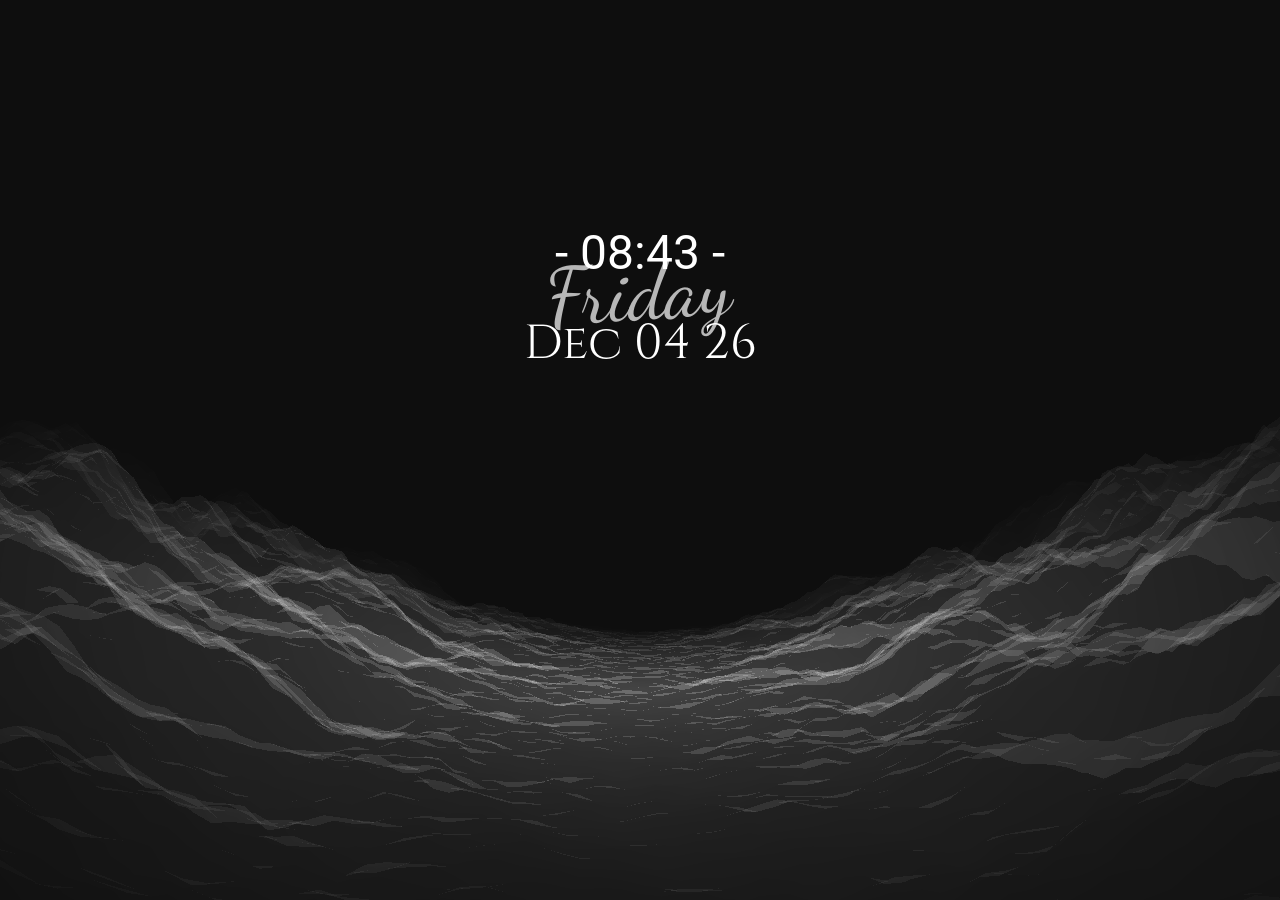
<file: samples/lgz4xpht.sjn/index.html>
<!DOCTYPE html>
<html lang="en" >
<head>
  <meta charset="UTF-8">
  <title>CodePen - GLSL Hills</title>
  <link rel="stylesheet" href="css/normalize.min.css">
  <link rel="stylesheet" href="css/style.css">

</head>
<body>
<!-- partial:index.partial.html -->
<div class="p-summary">
  <div id="clock">- 00:00 -</div>
  <div id="day">Wednesday</div>
  <div id="date">Jun 13 20</div>
</div>
<canvas class="p-canvas-webgl" id="canvas-webgl"></canvas>
<!-- partial -->
<script src="js/three.min.js"></script>
<script src="js/jquery.min.js"></script>
<script src="js/script.js"></script>

</body>
</html>
</file>
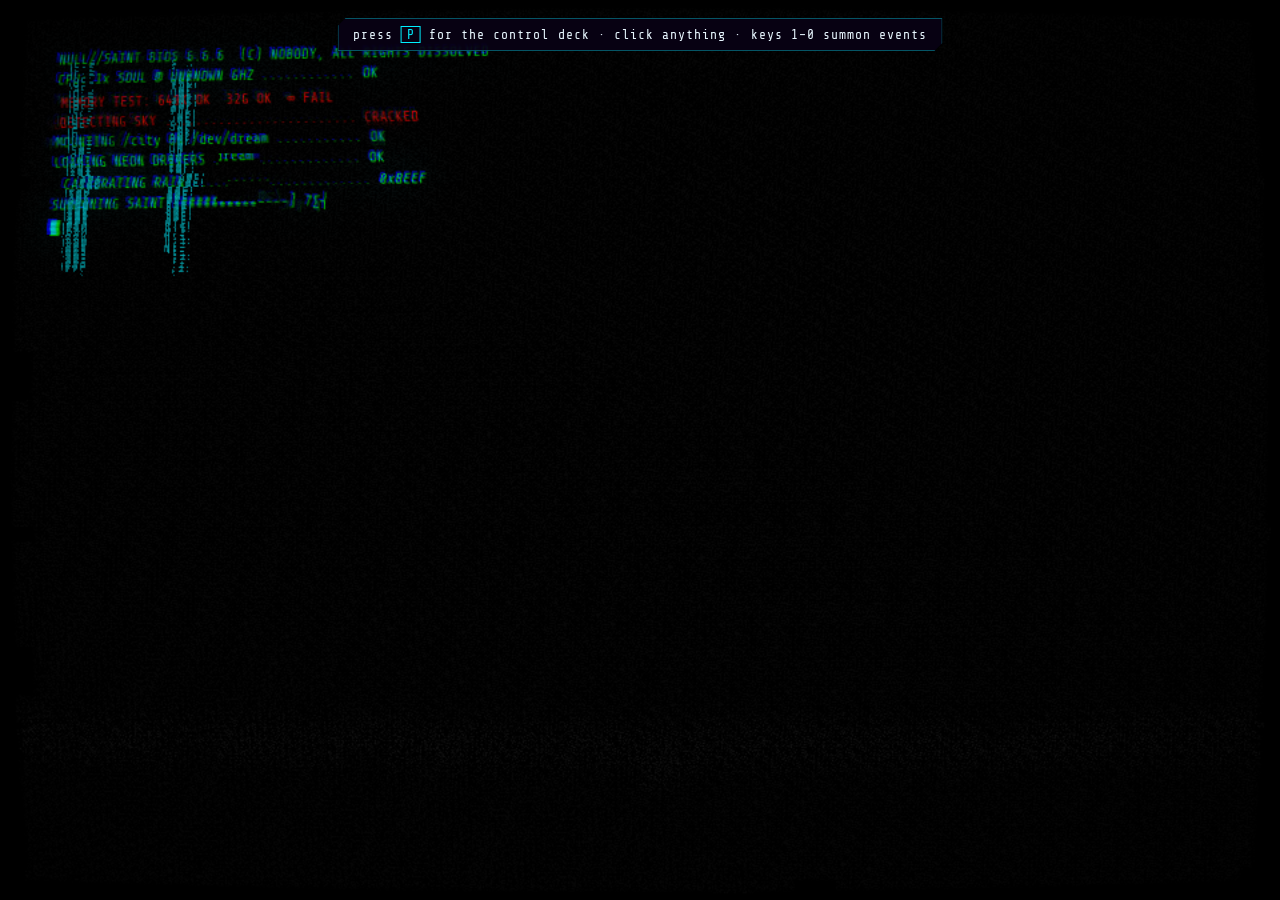
<file: samples/NullSaint/index.html>
<!doctype html>
<html lang="en">
<head>
  <meta charset="utf-8">
  <meta name="viewport" content="width=device-width, initial-scale=1">
  <title>NULL//SAINT</title>
  <meta name="description" content="Interactive glitch-cyberpunk live wallpaper: a melting megacity watched by something that tracks your cursor.">
  <link rel="icon" href="favicon.svg" type="image/svg+xml">
  <link rel="preconnect" href="https://fonts.googleapis.com">
  <link rel="preconnect" href="https://fonts.gstatic.com" crossorigin>
  <link rel="stylesheet" href="https://fonts.googleapis.com/css2?family=Orbitron:wght@600;700;900&family=Share+Tech+Mono&family=Noto+Sans+JP:wght@700&display=swap">
  <link rel="stylesheet" href="css/style.css">
</head>
<body>
  <canvas id="gl" aria-hidden="true"></canvas>
  <canvas id="hud" aria-hidden="true"></canvas>
  <div id="hint" role="status">press <kbd>P</kbd> for the control deck · click anything · keys 1–0 summon events</div>

  <script src="js/util.js"></script>
  <script src="js/config.js"></script>
  <script src="js/input.js"></script>
  <script src="js/shaders.js"></script>
  <script src="js/gl.js"></script>
  <script src="js/city.js"></script>
  <script src="js/glyphs.js"></script>
  <script src="js/saint.js"></script>
  <script src="js/holo.js"></script>
  <script src="js/girl.js"></script>
  <script src="js/photo.js"></script>
  <script src="js/ghosts.js"></script>
  <script src="js/sound.js"></script>
  <script src="js/fx.js"></script>
  <script src="js/hud.js"></script>
  <script src="js/director.js"></script>
  <script src="js/panel.js"></script>
  <script src="js/main.js"></script>
</body>
</html>
</file>
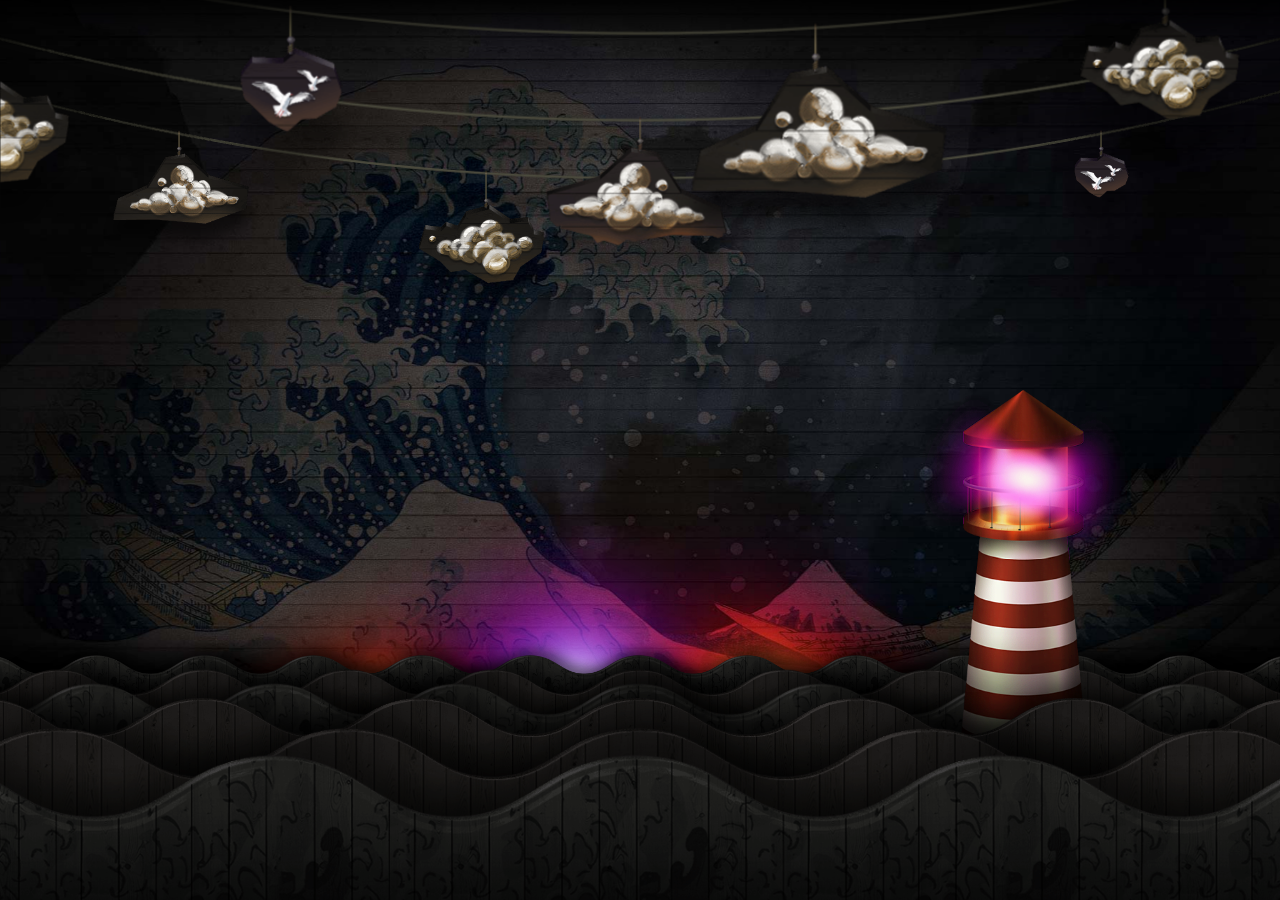
<file: samples/rtnm43pj.wyl/index.html>
<!DOCTYPE html>
<html>
<head>

	<meta charset="utf-8">

	<title>parallax.js</title>

	<!-- Behavioral Meta Data -->
	<meta name="apple-mobile-web-app-capable" content="yes">
	<meta name="viewport" content="width=device-width, initial-scale=1, maximum-scale=1, user-scalable=no">

	<!-- Core Meta Data -->
	<meta name="author" content="Matthew Wagerfield">
	<meta name="description" content="Simple, lightweight Parallax Engine that reacts to the orientation of a smart device">
	<meta name="keywords" content="parallax,javascript,jquery,zepto,plugin">

	<!-- Open Graph Meta Data -->
	<meta property="og:description" content="Simple, lightweight Parallax Engine that reacts to the orientation of a smart device">
	<meta property="og:site_name" content="parallax.js">
	<meta property="og:title" content="parallax.js">
	<meta property="og:type" content="website">
	<meta property="og:url" content="http://wagerfield.github.io/parallax/index.html">

	<!-- Humans -->
	<link rel="author" href="humans.txt" />

	<!-- Styles -->
	<link rel="stylesheet" type="text/css" href="assets/styles/css/styles.css"/>

</head>
<body>

	<div id="fb-root"></div>

	<div id="container" class="wrapper">
		<ul id="scene" class="scene unselectable"
			data-friction-x="0.1"
			data-friction-y="0.1"
			data-scalar-x="25"
			data-scalar-y="15">
			<li class="layer" data-depth="0.00"></li>
			<li class="layer" data-depth="0.10"><div class="background"></div></li>
			<li class="layer" data-depth="0.10"><div class="light orange b phase-4"></div></li>
			<li class="layer" data-depth="0.10"><div class="light purple c phase-5"></div></li>
			<li class="layer" data-depth="0.10"><div class="light orange d phase-3"></div></li>
			<li class="layer" data-depth="0.15">
				<ul class="rope depth-10">
					<li><img src="assets/images/rope.png" alt="Rope"></li>
					<li class="hanger position-2">
						<div class="board cloud-2 swing-1"></div>
					</li>
					<li class="hanger position-4">
						<div class="board cloud-1 swing-3"></div>
					</li>
					<li class="hanger position-8">
						<div class="board birds swing-5"></div>
					</li>
				</ul>
			</li>	
			<li class="layer" data-depth="0.30">
				<ul class="rope depth-30">
					<li><img src="assets/images/rope.png" alt="Rope"></li>
					<li class="hanger position-1">
						<div class="board cloud-1 swing-3"></div>
					</li>
					<li class="hanger position-5">
						<div class="board cloud-4 swing-1"></div>
					</li>
				</ul>
			</li>
			<li class="layer" data-depth="0.30"><div class="wave paint depth-30"></div></li>
			<li class="layer" data-depth="0.40"><div class="wave plain depth-40"></div></li>
			<li class="layer" data-depth="0.50"><div class="wave paint depth-50"></div></li>
			<li class="layer" data-depth="0.60"><div class="lighthouse depth-60"></div></li>
			<li class="layer" data-depth="0.60">
				<ul class="rope depth-60">
					<li><img src="assets/images/rope.png" alt="Rope"></li>
					<li class="hanger position-3">
						<div class="board birds swing-5"></div>
					</li>
					<li class="hanger position-6">
						<div class="board cloud-2 swing-2"></div>
					</li>
					<li class="hanger position-8">
						<div class="board cloud-3 swing-4"></div>
					</li>
				</ul>
			</li>
			<li class="layer" data-depth="0.60"><div class="wave plain depth-60"></div></li>
			<li class="layer" data-depth="0.80"><div class="wave plain depth-80"></div></li>
			<li class="layer" data-depth="1.00"><div class="wave paint depth-100"></div></li>
		</ul>

		<section id="about" class="wrapper about hide accelerate">
			<div class="cell accelerate">
				<div class="cables center accelerate">
					<div class="panel accelerate">
						<header>
							<h1>parallax<em>.js</em></h1>
						</header>
						<p>WOW, that's deep man! <strong>parallax.js</strong> reacts to the orientation of your smart device, offsetting layers depending on their depth within a scene... Oh, you don't have a smart device? No worries, if no gyroscope or motion detection hardware is available, <strong>parallax.js</strong> uses the position of your cursor instead. Radical.</p>
						<p>This project is a collaboration between<br><a href="http://matthew.wagerfield.com" target="_blank">Matthew Wagerfield</a> &amp; <a href="http://cargocollective.com/whydontwetry" target="_blank">Claudio Guglieri</a>.</p>
						<div class="social">
							<a href="https://twitter.com/wagerfield" class="twitter-follow-button" data-show-count="false">Follow <span class="handle">@wagerfield</span></a>
							<a href="https://twitter.com/claudioguglieri" class="twitter-follow-button" data-show-count="false">Follow <span class="handle">@claudioguglieri</span></a>
						</div>
						<ul class="links">
							<li><a class="download" href="https://github.com/wagerfield/parallax/archive/master.zip">Download</a></li>
							<li><a class="github" target="_blank" href="https://github.com/wagerfield/parallax">GitHub</a></li>
						</ul>
					</div>
				</div>
			</div>
		</section>
		<!--
		<button id="toggle" class="toggle i">
			<div class="cross">
				<div class="x"></div>
				<div class="y"></div>
			</div>
		</button>
			-->
		<div id="prompt" class="wrapper prompt hide accelerate">
			<div class="cell accelerate">
				<div class="panel center unselectable accelerate">
					<button id="dismiss" class="dismiss">
						<div class="cross">
							<div class="x"></div>
							<div class="y"></div>
						</div>
					</button>
					<div class="tilt-scene">
						<img class="tilt" src="assets/images/tilt.png">
					</div>
					<h2>Tilting is fun!</h2>
					<p>For the best experience, check out this site on a mobile or tablet equipped with a gyroscope</p>
					<p>(iPads are the coolest)</p>
				</div>
			</div>
		</div>
		<!--
		<footer>
			<div class="fb-like" data-href="http://wagerfield.github.io/parallax/" data-width="400" data-layout="button_count" data-show-faces="false" data-send="false"></div>
			<a href="https://twitter.com/share" class="twitter-share-button" data-url="http://wagerfield.github.io/parallax/" data-text="Tilting is fun! Check out #parallax.js by @wagerfield & @claudioguglieri »">Tweet</a>
		</footer>
		-->
	</div>
	<!--
	<div id="awwwards" class="left white">
		<a href="http://www.awwwards.com" target="_blank">best websites of the world</a>
	</div>
	-->
	<!-- Scripts -->
	<script src="assets/scripts/js/libraries.min.js"></script>
	<script src="deploy/jquery.parallax.js"></script>
	<script>

	// jQuery Selections
	var $html = $('html'),
			$container = $('#container'),
			$prompt = $('#prompt'),
			$toggle = $('#toggle'),
			$about = $('#about'),
			$scene = $('#scene');

	// Hide browser menu.
	(function() {
		setTimeout(function(){window.scrollTo(0,0);},0);
	})();

	// Setup FastClick.
	FastClick.attach(document.body);

	// Add touch functionality.
	if (Hammer.HAS_TOUCHEVENTS) {
		$container.hammer({drag_lock_to_axis: true});
		_.tap($html, 'a,button,[data-tap]');
	}

	// Add touch or mouse class to html element.
	$html.addClass(Hammer.HAS_TOUCHEVENTS ? 'touch' : 'mouse');

	// Resize handler.
	(resize = function() {
		$scene[0].style.width = window.innerWidth + 'px';
		$scene[0].style.height = window.innerHeight + 'px';
		if (!$prompt.hasClass('hide')) {
			if (window.innerWidth < 600) {
				$toggle.addClass('hide');
			} else {
				$toggle.removeClass('hide');
			}
		}
	})();

	// Attach window listeners.
	window.onresize = _.debounce(resize, 200);
	window.onscroll = _.debounce(resize, 200);

	function showDetails() {
		$about.removeClass('hide');
		$toggle.removeClass('i');
	}

	function hideDetails() {
		$about.addClass('hide');
		$toggle.addClass('i');
	}

	// Listen for toggle click event.
	$toggle.on('click', function(event) {
		$toggle.hasClass('i') ? showDetails() : hideDetails();
	});

	// Pretty simple huh?
	$scene.parallax();

	// Check for orientation support.
	setTimeout(function() {
		if ($scene.data('mode') === 'cursor') {
			$prompt.removeClass('hide');
			if (window.innerWidth < 600) $toggle.addClass('hide');
			$prompt.on('click', function(event) {
				$prompt.addClass('hide');
				if (window.innerWidth < 600) {
					setTimeout(function() {
						$toggle.removeClass('hide');
					},1200);
				}
			});
		}
	},1000);

	</script>

</body>
</html>
</file>
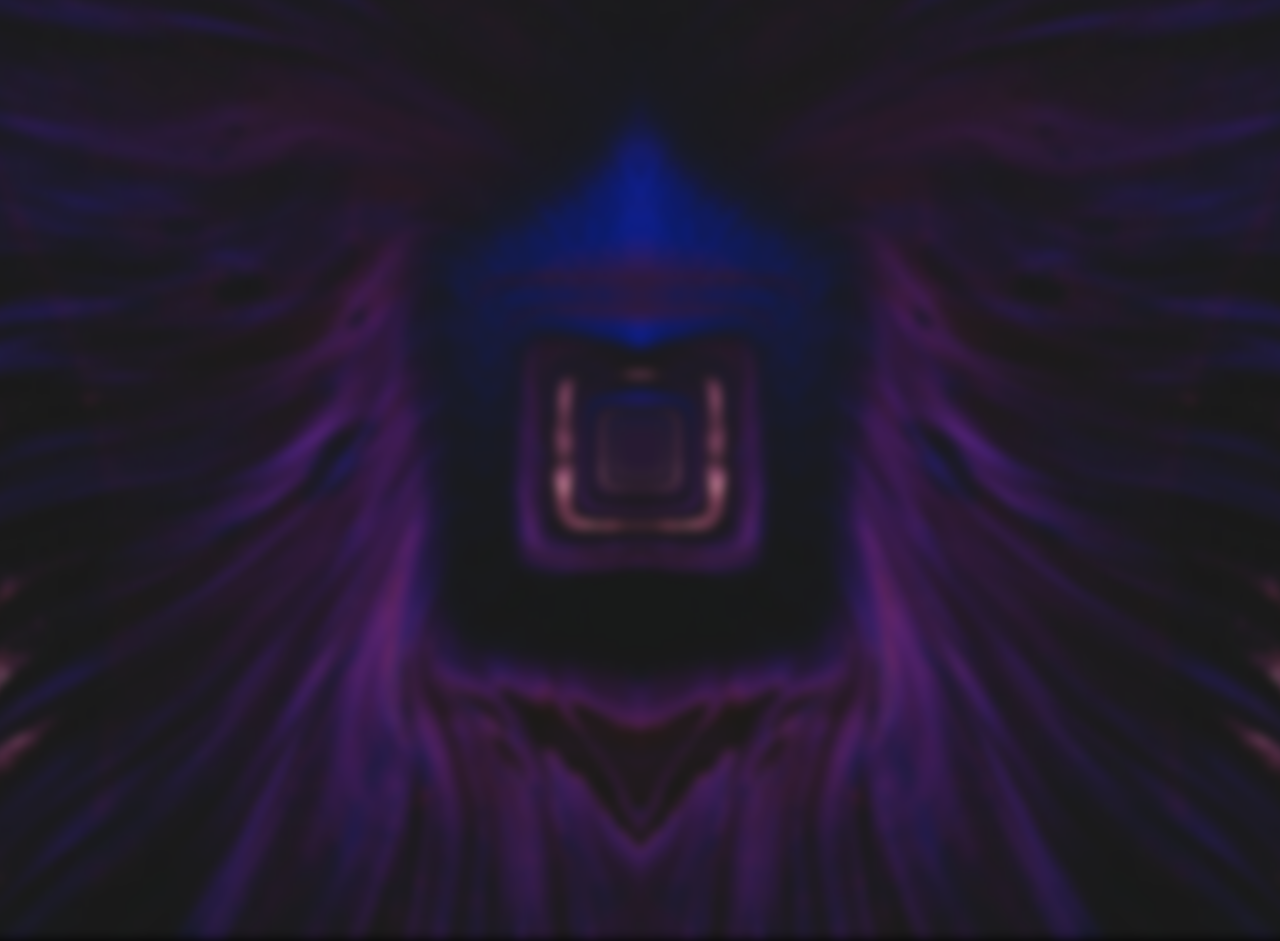
<file: samples/spfaevge.qza/index.html>
<!DOCTYPE html>
<html lang="en">
  <head>
    <meta charset="UTF-8" />
    <title>Music Tunnel</title>
    <link rel="stylesheet" href="styles/style.css" />
  </head>
  <body>
    <!-- Track details -->
    <div id="track-container" class="fade-transition">
      <img id="albumart" alt="" />
      <h1 id="track-title">Title<span></span></h1>
      <h2 id="track-artist">Artist</h2>
    </div>
    <!-- Background -->
    <div id="threejs-container"></div>
    <script src="js/color-thief.umd.js"></script>
    <script src="js/jquery.min.js"></script>
    <script src="js/three.min.js"></script>
    <script src="js/dat.gui.min.js"></script>
    <script src="js/script.js"></script>
  </body>
</html>
</file>
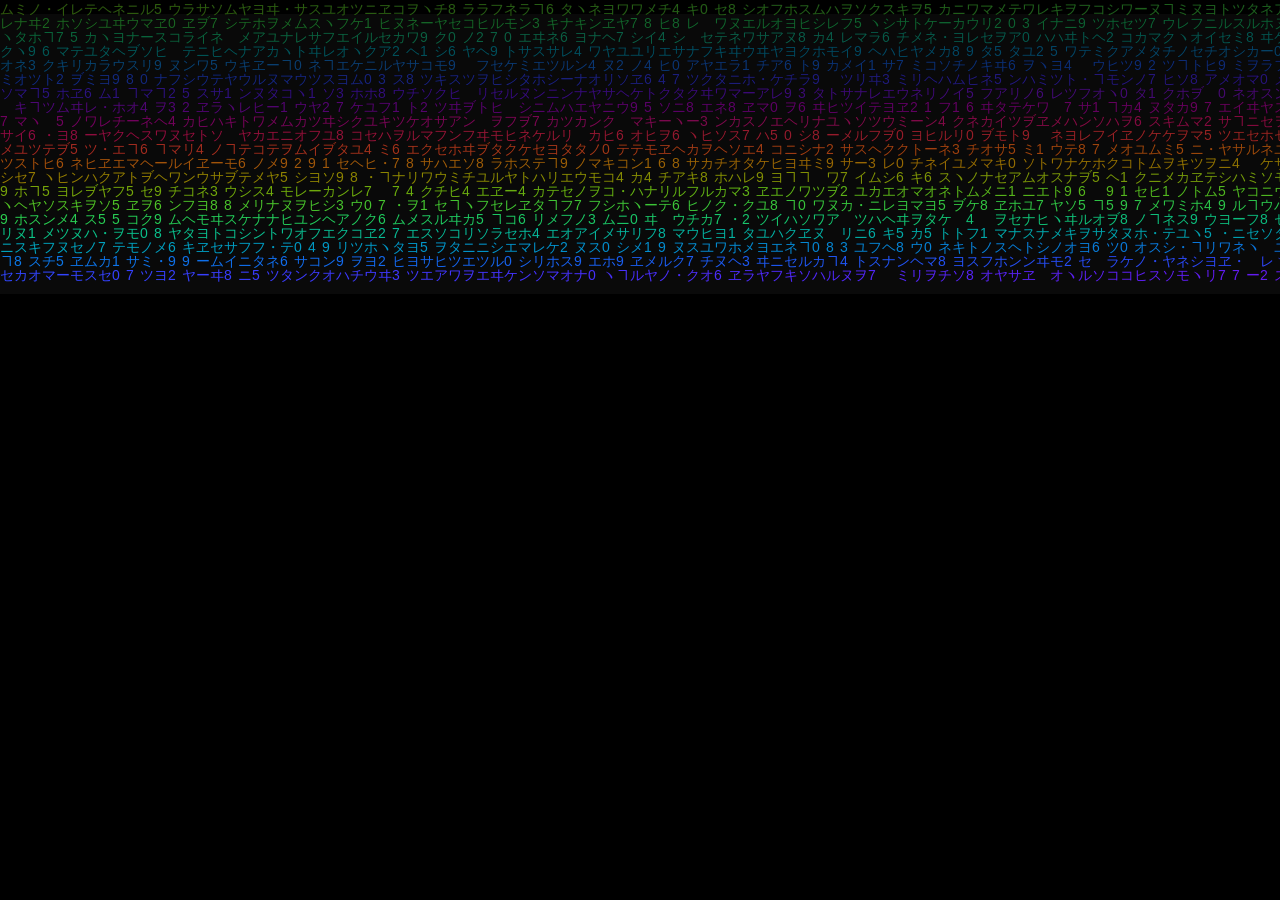
<file: samples/xn0quq52.bq2/index.html>
<!DOCTYPE html>
<html>
    <head>
        <meta charset="utf-8">
        <link rel="stylesheet" type="text/css" href="style.css">
        <title>The Matrix</title>
    </head>
<body>
    <canvas id="c"></canvas>
    <script src="script.js"></script>
</body>
</html>
</file>
<file: samples/4yvhquwl.pcv/style/main.css>
body {
	margin: 0;
	/*background-color: #000;*/
	background-image: radial-gradient(white, #4d4d4d);
	color: #fff;
	font-family: Monospace;
	font-size: 13px;
	line-height: 24px;
	overscroll-behavior: none;
	overflow: hidden;
}

#body {
	overflow: hidden;
	height:100vh;
}

.bg {
	/* The image used */
	background-image: url("../textures/pcmr.png");

	/* Full height */
	height: 100%;

	/* Center and scale the image nicely */
	background-position: center;
	background-repeat: no-repeat;
	background-size: cover;
}

a {
	color: #ff0;
	text-decoration: none;
}

a:hover {
	text-decoration: underline;
}

button {
	cursor: pointer;
	text-transform: uppercase;
}

canvas {
	display: block;
}

#info {
	position: absolute;
	top: 0px;
	width: 100%;
	padding: 10px;
	box-sizing: border-box;
	text-align: center;
	-moz-user-select: none;
	-webkit-user-select: none;
	-ms-user-select: none;
	user-select: none;
	pointer-events: none;
	z-index: 1; /* TODO Solve this in HTML */
}

a, button, input, select {
	pointer-events: auto;
}

.dg.ac {
	-moz-user-select: none;
	-webkit-user-select: none;
	-ms-user-select: none;
	user-select: none;
	z-index: 2 !important; /* TODO Solve this in HTML */
}

#overlay {
	position: absolute;
	z-index: 2;
	top: 0;
	left: 0;
	width: 100%;
	height: 100%;
	display: flex;
	align-items: center;
	justify-content: center;
	background: rgba(0,0,0,0.7);
}

	#overlay button {
		background: #ffffff;
		border: 0;
		color: #000000;
		padding: 16px 20px;
		text-transform: uppercase;
		cursor: pointer;
	}

#notSupported {
	width: 50%;
	margin: auto;
	background-color: #f00;
	margin-top: 20px;
	padding: 10px;
}
</file>
<file: samples/abqqpcp4.hv3/styles/style.css>
body {
  background-color: #000;
  margin: 0px;
  overflow: hidden;
  -webkit-background-size: cover;
  -moz-background-size: cover;
  -o-background-size: cover;
  background-size: cover;
}

#container {
  transform: scale(1.09);
  z-index: -10;
  opacity: 0; /*set to 1 after sceneLoaded event*/
}

/*loading progressbar*/
.indeterminate-progress-bar {
  box-shadow: 1px 1px 4px rgba(0, 0, 0, 0.5);
  background-color: #d1d5db;
  height: 5px;
  position: fixed;
  width: 100%;
  top: 0;
  z-index: 100;
  animation: fade-in 1s ease;
}

.indeterminate-progress-bar__progress {
  background-color: #345681;
  position: absolute;
  bottom: 0;
  top: 0;
  width: 50%;
  animation-duration: 2s;
  animation-iteration-count: infinite;
  animation-name: indeterminate-progress-bar;
}

@keyframes indeterminate-progress-bar {
  from {
    left: -50%;
  }
  to {
    left: 100%;
  }
}

@keyframes fade-in {
  0% {
    opacity: 0;
  }
  100% {
    opacity: 1;
  }
}
</file>
<file: samples/lgz4xpht.sjn/css/style.css>
/*
@import url('https://fonts.googleapis.com/css2?family=Cinzel&family=Dancing+Script&family=Roboto+Mono&display=swap');
*/

@font-face
{
    font-family: 'Roboto Mono';
    font-weight: 400;
    font-style: normal;
    src: url('fonts/Roboto/Roboto-Regular.ttf');
}

@font-face
{
    font-family: 'Cinzel';
    font-weight: 400;
    font-style: normal;
    src: url('fonts/Cinzel/Cinzel-Regular.otf');
}

@font-face
{
    font-family: 'Dancing Script';
    font-weight: 400;
    font-style: normal;
    src: url('fonts/Dancing/DancingScript-Regular.otf');
}

.p-summary {
  position: absolute;
  top: 25%;
  left: 37.3%;
  z-index: 2;
  font-weight: 400;
  text-align: center;
  color: #ffffff;
}
.p-summary #clock {
  font-family: 'Roboto Mono', monospace;
  font-size: 3em;
}
.p-summary #day {
  font-family: 'Dancing Script', cursive;
  font-size: 5em;
  line-height: .3em;
  transform: rotate(-4deg);
  height: .4em;
  opacity: .7;
}
.p-summary #date {
  font-family: 'Cinzel', serif;
  font-size: 3em;
}

.p-canvas-webgl {
  position: absolute;
  top: 0;
  right: 0;
  bottom: 0;
  left: 0;
  z-index: 1;
}
</file>
<file: samples/NullSaint/css/style.css>
/* NULL//SAINT - page + control deck */
:root {
  --bg: #05010f;
  --panel: rgba(8, 2, 20, 0.92);
  --line: rgba(0, 240, 255, 0.35);
  --a: #ff2bd6;
  --b: #00f0ff;
  --c: #ffe600;
  --text: #e8f7ff;
  --muted: #9fb3c8;
  --warn: #ff2a3d;
  --mono: "Share Tech Mono", "JetBrains Mono", Consolas, monospace;
  --display: "Orbitron", "Segoe UI", sans-serif;
  --r: 2px;
  --z-canvas: 0;
  --z-hud: 10;
  --z-hint: 20;
  --z-deck: 100;
}

* { box-sizing: border-box; }
html, body {
  margin: 0; height: 100%; overflow: hidden;
  background: var(--bg); color: var(--text);
  font-family: var(--mono);
  cursor: crosshair;
  user-select: none;
}
#gl, #fallback, #hud {
  position: fixed; inset: 0; width: 100vw; height: 100vh; display: block;
}
#gl, #fallback { z-index: var(--z-canvas); image-rendering: auto; }
#hud { z-index: var(--z-hud); pointer-events: none; }

/* ---------- hint ---------- */
#hint {
  position: fixed; left: 50%; top: 18px; transform: translate(-50%, -8px);
  z-index: var(--z-hint); padding: 8px 14px; font-size: 13px; letter-spacing: 0.08em;
  color: var(--text); background: var(--panel); border: 1px solid var(--line);
  opacity: 0; transition: opacity 0.4s ease, transform 0.4s ease; pointer-events: none;
  clip-path: polygon(8px 0, 100% 0, 100% calc(100% - 8px), calc(100% - 8px) 100%, 0 100%, 0 8px);
}
#hint.on { opacity: 1; transform: translate(-50%, 0); }
kbd {
  font-family: var(--mono); padding: 0 5px; border: 1px solid var(--b); color: var(--b);
}

/* ---------- control deck ---------- */
.deck {
  position: fixed; top: 12px; right: 12px; bottom: 12px; width: min(400px, calc(100vw - 24px));
  z-index: var(--z-deck); display: flex; flex-direction: column;
  background: var(--panel); border: 1px solid var(--line);
  box-shadow: 0 0 0 1px rgba(255, 43, 214, 0.25), 0 0 40px rgba(0, 240, 255, 0.12), inset 0 0 60px rgba(255, 43, 214, 0.06);
  clip-path: polygon(16px 0, 100% 0, 100% calc(100% - 16px), calc(100% - 16px) 100%, 0 100%, 0 16px);
  cursor: default; user-select: none;
  animation: deck-in 0.28s cubic-bezier(0.2, 0.9, 0.3, 1.2);
}
.deck[hidden] { display: none; }
@keyframes deck-in {
  0% { opacity: 0; transform: translateX(30px) skewX(-8deg); filter: hue-rotate(90deg); }
  60% { opacity: 1; transform: translateX(-4px) skewX(2deg); }
  100% { transform: none; filter: none; }
}
.deck::before {
  content: ""; position: absolute; inset: 0; pointer-events: none;
  background: repeating-linear-gradient(0deg, rgba(255, 255, 255, 0.025) 0 1px, transparent 1px 3px);
}
.deck-head { position: relative; padding: 16px 52px 10px 18px; border-bottom: 1px solid var(--line); }
.deck-title {
  margin: 0; font-family: var(--display); font-weight: 900; font-size: 26px; letter-spacing: 0.06em;
  color: #fff; position: relative; text-shadow: -2px 0 var(--a), 2px 0 var(--b);
}
.deck-title::after {
  content: attr(data-text); position: absolute; left: 0; top: 0; color: var(--c);
  clip-path: inset(40% 0 45% 0); transform: translateX(3px); opacity: 0.8;
  animation: slice 2.6s steps(1) infinite;
}
@keyframes slice {
  0%, 88%, 100% { clip-path: inset(100% 0 0 0); }
  90% { clip-path: inset(20% 0 60% 0); transform: translateX(-6px); }
  94% { clip-path: inset(62% 0 18% 0); transform: translateX(5px); }
}
.deck-sub { margin: 4px 0 0; color: var(--muted); font-size: 12px; letter-spacing: 0.12em; }
.deck-x {
  position: absolute; top: 12px; right: 12px; width: 36px; height: 36px;
  font: 22px/1 var(--mono); color: var(--text); background: transparent; border: 1px solid var(--line); cursor: pointer;
  transition: background 0.15s ease, color 0.15s ease;
}
.deck-x:hover { background: var(--a); color: #000; }
.deck-search {
  margin: 10px 18px; padding: 9px 12px; font: 14px var(--mono); color: var(--text);
  background: rgba(0, 240, 255, 0.06); border: 1px solid var(--line); border-radius: var(--r); outline: none;
}
.deck-search:focus-visible { border-color: var(--b); box-shadow: 0 0 0 2px rgba(0, 240, 255, 0.35); }
.deck-body { flex: 1; overflow-y: auto; padding: 0 10px 10px 18px; scrollbar-width: thin; scrollbar-color: var(--a) transparent; }
.deck-group { border-bottom: 1px solid rgba(0, 240, 255, 0.12); }
.deck-gtitle {
  padding: 12px 0; cursor: pointer; font-family: var(--display); font-size: 13px; font-weight: 700; letter-spacing: 0.2em;
  color: var(--b); list-style: none; display: flex; align-items: center; gap: 10px;
}
.deck-gtitle::-webkit-details-marker { display: none; }
.deck-gtitle::before { content: "▸"; color: var(--a); transition: transform 0.2s ease; }
.deck-group[open] > .deck-gtitle::before { transform: rotate(90deg); }
.deck-gtitle:hover { color: #fff; }
.deck-gtitle:focus-visible { outline: 2px solid var(--b); outline-offset: 2px; }
.deck-gbody { padding: 0 0 10px; }
.deck-row {
  display: grid; grid-template-columns: 1fr 140px 38px; align-items: center; gap: 8px;
  min-height: 34px; padding: 3px 4px; font-size: 13px; color: var(--text);
  border-left: 2px solid transparent; transition: border-color 0.15s ease, background 0.15s ease;
}
.deck-row:hover { border-left-color: var(--a); background: rgba(255, 43, 214, 0.06); }
.deck-row[hidden] { display: none; }
.deck-row.is-check { grid-template-columns: 1fr 24px; }
.deck-name { line-height: 1.3; }
.deck-val { font-size: 12px; color: var(--c); text-align: right; font-variant-numeric: tabular-nums; }
.deck-in { font: 13px var(--mono); color: var(--text); accent-color: var(--a); }
.deck-in:focus-visible { outline: 2px solid var(--b); outline-offset: 2px; }
.deck-row select.deck-in, .deck-row input[type="text"].deck-in {
  grid-column: span 2; min-height: 30px; padding: 4px 8px; background: rgba(0, 0, 0, 0.5);
  border: 1px solid var(--line); border-radius: var(--r);
}
.deck-row select.deck-in option { background: #0b0418; }
.deck-row input[type="color"].deck-in { grid-column: span 2; width: 100%; height: 30px; padding: 0; border: 1px solid var(--line); background: none; cursor: pointer; }
.deck-row input[type="checkbox"].deck-in { width: 20px; height: 20px; cursor: pointer; }
.deck-row input[type="range"].deck-in { width: 100%; cursor: pointer; }
.deck-foot { display: grid; grid-template-columns: repeat(2, 1fr); gap: 8px; padding: 12px 18px; border-top: 1px solid var(--line); }
.deck-btn {
  min-height: 40px; font: 700 12px var(--display); letter-spacing: 0.16em; color: var(--text);
  background: rgba(0, 240, 255, 0.06); border: 1px solid var(--line); cursor: pointer;
  clip-path: polygon(8px 0, 100% 0, 100% calc(100% - 8px), calc(100% - 8px) 100%, 0 100%, 0 8px);
  transition: background 0.15s ease, color 0.15s ease, transform 0.1s ease;
}
.deck-btn:hover { background: var(--b); color: #000; }
.deck-btn:active { transform: scale(0.97); }
.deck-btn.hot { border-color: var(--warn); color: var(--warn); }
.deck-btn.hot:hover { background: var(--warn); color: #000; }
.deck-btn:focus-visible { outline: 2px solid var(--c); outline-offset: 2px; }
.deck-keys { margin: 0; padding: 0 18px 14px; font-size: 11px; line-height: 1.5; color: var(--muted); letter-spacing: 0.05em; }

@media (prefers-reduced-motion: reduce) {
  .deck, .deck-title::after { animation: none; }
  #hint { transition: none; }
}
</file>
<file: samples/rtnm43pj.wyl/assets/styles/css/styles.css>
article,
aside,
details,
figcaption,
figure,
footer,
header,
hgroup,
nav,
section,
summary {
  display: block; }

audio,
canvas,
video {
  display: inline-block;
  *display: inline;
  *zoom: 1; }

audio:not([controls]) {
  display: none;
  height: 0; }

[hidden] {
  display: none; }

html {
  font-size: 100%;
  -webkit-text-size-adjust: 100%;
  -ms-text-size-adjust: 100%; }

html,
button,
input,
select,
textarea {
  font-family: sans-serif; }

body {
  margin: 0;
  overflow: hidden; }

a:focus {
  outline: thin dotted; }

a:hover,
a:active {
  outline: 0; }

abbr[title] {
  border-bottom: 1px dotted; }

b,
strong {
  font-weight: bold; }

dfn {
  font-style: italic; }

mark {
  background: #ff0;
  color: #000; }

pre,
code,
kbd,
samp {
  font-family: monospace, serif;
  _font-family: "courier new", monospace;
  font-size: 1em; }

q {
  quotes: none; }

q:before,
q:after {
  content: "";
  content: none; }

small {
  font-size: 75%; }

sub,
sup {
  font-size: 75%;
  line-height: 0;
  position: relative;
  vertical-align: baseline; }

sup {
  top: -0.5em; }

sub {
  bottom: -0.25em; }

dl,
menu,
ol,
ul {
  margin: 1em 0; }

dd {
  margin: 0 0 0 40px; }

menu,
ol,
ul {
  padding: 0 0 0 40px; }

nav ul,
nav ol {
  list-style: none;
  list-style-image: none; }

img {
  border: 0;
  -ms-interpolation-mode: bicubic; }

svg:not(:root) {
  overflow: hidden; }

figure {
  margin: 0; }

form {
  margin: 0; }

fieldset {
  border: 1px solid #c0c0c0;
  margin: 0 0;
  padding: 0.35em 0.625em 0.75em; }

legend {
  border: 0;
  padding: 0;
  white-space: normal;
  *margin-left: -7px; }

button,
input,
select,
textarea {
  font-size: 100%;
  margin: 0;
  vertical-align: baseline;
  *vertical-align: middle; }

button,
input {
  line-height: normal; }

button,
input[type="button"],
input[type="reset"],
input[type="submit"] {
  cursor: pointer;
  -webkit-appearance: button;
  *overflow: visible; }

button[disabled],
input[disabled] {
  cursor: default; }

input[type="checkbox"],
input[type="radio"] {
  box-sizing: border-box;
  padding: 0;
  *height: 13px;
  *width: 13px; }

input[type="search"] {
  -webkit-appearance: textfield;
  -moz-box-sizing: content-box;
  -webkit-box-sizing: content-box;
  box-sizing: content-box; }

input[type="search"]::-webkit-search-decoration,
input[type="search"]::-webkit-search-cancel-button {
  -webkit-appearance: none; }

button::-moz-focus-inner,
input::-moz-focus-inner {
  border: 0;
  padding: 0; }

textarea {
  overflow: auto;
  vertical-align: top; }

table {
  border-collapse: collapse;
  border-spacing: 0; }

@font-face {
  font-family: "icons";
  src: url("../../fonts/icons/icons.eot");
  src: url("../../fonts/icons/icons.eot?#iefix") format("embedded-opentype"), url("../../fonts/icons/icons.woff") format("woff"), url("../../fonts/icons/icons.ttf") format("truetype"), url("../../fonts/icons/icons.svg#icons") format("svg");
  font-weight: normal;
  font-style: normal; }
::selection {
  text-shadow: none;
  background: #000000;
  color: #FFFFFF; }

::-moz-selection {
  text-shadow: none;
  background: #000000;
  color: #FFFFFF; }

html {
  font-family: "Roboto Slab", sans-serif;
  font-size: 12px; }

body {
  -webkit-font-smoothing: antialiased;
  text-rendering: optimizeLegibility;
  line-height: 1.4em;
  background-color: #000000;
  text-align: center;
  color: #FFFFFF; }

h1, h2, h3 {
  line-height: 1.4em;
  font-weight: 300;
  margin: 0; }

h1 {
  font-size: 2.83333em; }

h2 {
  font-size: 2.33333em; }

p {
  margin: 0 0 1.4em; }

em {
  font-style: normal;
  color: #D92400; }

img {
  display: block;
  width: 100%; }

ul {
  list-style: none;
  display: block;
  padding: 0;
  margin: 0; }

a {
  text-decoration: none;
  color: #D92400; }

button {
  -webkit-font-smoothing: antialiased;
  -webkit-border-radius: 24px;
  -moz-border-radius: 24px;
  border-radius: 24px;
  -webkit-background-clip: padding-box;
  -moz-background-clip: padding-box;
  background-clip: padding-box;
  font-size: 1.33333em;
  line-height: 45.6px;
  font-family: "Dosis", sans-serif;
  background-color: #F2F2F2;
  font-weight: 600;
  height: 48px;
  width: 48px;
  position: relative;
  display: block;
  margin: 0 auto;
  outline: none;
  border: none; }
  button.hide {
    opacity: 0; }

footer {
  position: absolute;
  text-align: right;
  line-height: 0;
  font-size: 0;
  bottom: 0;
  right: 0;
  left: 0; }
  footer .fb-like {
    display: inline-block;
    position: absolute;
    margin-left: 12px;
    bottom: 48px;
    right: 22px; }
  footer .twitter-share-button {
    display: inline-block;
    position: absolute;
    margin-left: 12px;
    bottom: 20px;
    right: 10px; }

.accelerate {
  -webkit-transform: translate3d(0,0,0);
  -moz-transform: translate3d(0,0,0);
  transform: translate3d(0,0,0);
  -webkit-transform-style: preserve-3d;
  -moz-transform-style: preserve-3d;
  transform-style: preserve-3d;
  -webkit-backface-visibility: hidden;
  -moz-backface-visibility: hidden;
  backface-visibility: hidden; }

.center {
  max-width: 400px;
  margin: 0 auto;
  width: 88%; }

.wrapper {
  min-height: 460px;
  position: absolute;
  overflow: hidden;
  display: table;
  height: 100%;
  width: 100%;
  left: 0;
  top: 0; }

.cell {
  vertical-align: middle;
  display: table-cell; }

.panel {
  -webkit-box-shadow: 0 2px 8px rgba(0, 0, 0, 0.6);
  -moz-box-shadow: 0 2px 8px rgba(0, 0, 0, 0.6);
  box-shadow: 0 2px 8px rgba(0, 0, 0, 0.6);
  -webkit-border-radius: 6px;
  -moz-border-radius: 6px;
  border-radius: 6px;
  -webkit-background-clip: padding-box;
  -moz-background-clip: padding-box;
  background-clip: padding-box;
  -webkit-transform: translate3d(0,0,0);
  -moz-transform: translate3d(0,0,0);
  transform: translate3d(0,0,0);
  position: relative; }

.about {
  -webkit-font-smoothing: auto;
  -webkit-perspective: 1000px;
  -moz-perspective: 1000px;
  perspective: 1000px;
  color: #666666; }
  .about:after {
    background-image: -webkit-linear-gradient(top, rgba(0, 0, 0, 0.8) 0%, transparent 100%);
    background-image: -moz-linear-gradient(top, rgba(0, 0, 0, 0.8) 0%, transparent 100%);
    background-image: linear-gradient(top, rgba(0, 0, 0, 0.8) 0%, transparent 100%);
    position: absolute;
    display: block;
    width: 100%;
    content: "";
    height: 5%;
    left: 0;
    top: 0; }
  .about.hide .cables {
    -webkit-transform: translate3d(0,-10%,0) rotateX(-90deg);
    -moz-transform: translate3d(0,-10%,0) rotateX(-90deg);
    transform: translate3d(0,-10%,0) rotateX(-90deg);
    opacity: 0; }
  .about.hide .panel {
    -webkit-transform: rotateX(-20deg);
    -moz-transform: rotateX(-20deg);
    transform: rotateX(-20deg); }
  .about .panel,
  .about .cables {
    -webkit-transform: translate3d(0,0,0);
    -moz-transform: translate3d(0,0,0);
    transform: translate3d(0,0,0);
    -webkit-transform-style: preserve-3d;
    -moz-transform-style: preserve-3d;
    transform-style: preserve-3d;
    -webkit-backface-visibility: hidden;
    -moz-backface-visibility: hidden;
    backface-visibility: hidden;
    position: relative; }
  .about .cables {
    -webkit-transform-origin: 50% -100%;
    -moz-transform-origin: 50% -100%;
    transform-origin: 50% -100%; }
    .about .cables:before {
      left: 10%;
      background: transparent url(../../images/cable.png) 0 0 no-repeat;
      position: absolute;
      display: block;
      height: 860px;
      width: 30px;
      content: "";
      top: -837px;
      z-index: 1; }
    .about .cables:after {
      right: 10%;
      background: transparent url(../../images/cable.png) 0 0 no-repeat;
      position: absolute;
      display: block;
      height: 860px;
      width: 30px;
      content: "";
      top: -837px;
      z-index: 1; }
  .about .panel {
    -webkit-transform-origin: 50% 0%;
    -moz-transform-origin: 50% 0%;
    transform-origin: 50% 0%;
    background: #F2F2F2 url(../../images/panel.jpg) -7px 0;
    background-size: 399px 357px; }
    .about .panel:before {
      border-left: 1px dashed rgba(29, 31, 39, 0.2);
      position: absolute;
      display: block;
      height: 100%;
      content: "";
      left: 5%;
      top: 0; }
    .about .panel:after {
      -webkit-border-radius: 0 0 6px 0;
      -moz-border-radius: 0 0 6px 0;
      border-radius: 0 0 6px 0;
      -webkit-background-clip: padding-box;
      -moz-background-clip: padding-box;
      background-clip: padding-box;
      background: transparent url(../../images/compass.png) 0 0 no-repeat;
      background-size: 224px 224px;
      position: absolute;
      display: block;
      height: 160px;
      width: 120px;
      opacity: 0.2;
      content: "";
      bottom: 0;
      right: 0; }
    .about .panel header {
      padding: 1em 0 1em; }
      .about .panel header:before {
        -webkit-border-radius: 6px 0 0 0;
        -moz-border-radius: 6px 0 0 0;
        border-radius: 6px 0 0 0;
        -webkit-background-clip: padding-box;
        -moz-background-clip: padding-box;
        background-clip: padding-box;
        background: transparent url(../../images/map.png) 0 0 no-repeat;
        background-size: 60.5px 82.5px;
        position: absolute;
        display: block;
        height: 150px;
        width: 110px;
        opacity: 0.8;
        content: "";
        left: 0;
        top: 0; }
    .about .panel h1 {
      font-weight: 100;
      color: #D92400; }
      .about .panel h1 em {
        color: #1D1F27; }
    .about .panel p {
      margin: 0 8% 1.2em;
      position: relative;
      z-index: 1; }
      .about .panel p strong {
        font-weight: 700;
        color: #1D1F27; }
    .about .panel .social {
      margin: 1.4em 0 1em;
      position: relative;
      z-index: 1; }
    .about .panel .twitter-follow-button {
      display: inline-block;
      margin-bottom: 0.8em; }
      .about .panel .twitter-follow-button + .twitter-follow-button {
        margin-left: 0.4em; }
    .about .panel .links {
      zoom: 1;
      -webkit-box-shadow: 0 0 8px 4px rgba(0, 0, 0, 0.1);
      -moz-box-shadow: 0 0 8px 4px rgba(0, 0, 0, 0.1);
      box-shadow: 0 0 8px 4px rgba(0, 0, 0, 0.1);
      border-top: 1px solid rgba(0, 0, 0, 0.2);
      position: relative;
      z-index: 1; }
      .about .panel .links:after, .about .panel .links:before {
        display: table;
        content: ""; }
      .about .panel .links:after {
        clear: both; }
      .about .panel .links li {
        -webkit-box-sizing: border-box;
        -moz-box-sizing: border-box;
        box-sizing: border-box;
        display: block;
        float: left;
        width: 50%; }
        .about .panel .links li a {
          -webkit-border-radius: 0 0 0 5px;
          -moz-border-radius: 0 0 0 5px;
          border-radius: 0 0 0 5px;
          -webkit-background-clip: padding-box;
          -moz-background-clip: padding-box;
          background-clip: padding-box; }
        .about .panel .links li + li {
          border-left: 1px solid rgba(0, 0, 0, 0.2); }
          .about .panel .links li + li a {
            -webkit-border-radius: 0 0 5px 0;
            -moz-border-radius: 0 0 5px 0;
            border-radius: 0 0 5px 0;
            -webkit-background-clip: padding-box;
            -moz-background-clip: padding-box;
            background-clip: padding-box; }
      .about .panel .links a {
        -webkit-font-smoothing: antialiased;
        font-size: 1.33333em;
        font-family: "Dosis", sans-serif;
        text-transform: uppercase;
        font-weight: 600;
        padding: 1em 0 1.1em;
        display: block; }
        .about .panel .links a.github:before, .about .panel .links a.download:before {
          content: "";
          font-family: "icons";
          text-transform: none;
          font-weight: normal;
          font-style: normal;
          line-height: 1em;
          font-size: 0.8em;
          margin-right: 0.5em;
          margin-left: -0.8em;
          position: relative;
          top: -1px; }
        .about .panel .links a.download:before {
          content: "d"; }
        .about .panel .links a.github:before {
          margin-right: 0.4em;
          content: "g"; }

.toggle {
  -webkit-box-shadow: 0 2px 8px rgba(0, 0, 0, 0.6);
  -moz-box-shadow: 0 2px 8px rgba(0, 0, 0, 0.6);
  box-shadow: 0 2px 8px rgba(0, 0, 0, 0.6);
  margin: -24px;
  position: absolute;
  bottom: 11.6%;
  left: 50%; }
  .toggle.i .cross {
    -webkit-transform: rotateZ(0deg);
    -moz-transform: rotateZ(0deg);
    transform: rotateZ(0deg); }
    .toggle.i .cross .x {
      margin-left: -2px;
      width: 4px;
      margin-top: -12px; }
    .toggle.i .cross .y {
      margin-top: -4px;
      height: 16px; }

.cross {
  -webkit-transform: rotateZ(45deg);
  -moz-transform: rotateZ(45deg);
  transform: rotateZ(45deg);
  position: absolute;
  left: 50%;
  top: 50%; }
  .cross .x, .cross .y {
    -webkit-border-radius: 2px;
    -moz-border-radius: 2px;
    border-radius: 2px;
    -webkit-background-clip: padding-box;
    -moz-background-clip: padding-box;
    background-clip: padding-box;
    background-color: #1D1F27;
    height: 4px;
    width: 4px;
    margin: -2px;
    position: absolute;
    left: 0;
    top: 0; }
  .cross .x {
    margin-left: -12px;
    margin-top: -2px;
    width: 24px; }
  .cross .y {
    margin-top: -12px;
    height: 24px; }

.prompt.hide {
  visibility: hidden; }
  .prompt.hide .panel {
    -webkit-transform: translate3d(0,250%,0) rotateY(360deg);
    -moz-transform: translate3d(0,250%,0) rotateY(360deg);
    transform: translate3d(0,250%,0) rotateY(360deg);
    opacity: 0; }
.prompt .cell {
  -webkit-perspective: 1000px;
  -moz-perspective: 1000px;
  perspective: 1000px; }
.prompt .dismiss {
  -webkit-transform: scale(0.5);
  -moz-transform: scale(0.5);
  transform: scale(0.5);
  background-color: transparent;
  position: absolute;
  right: 4px;
  top: 4px; }
.prompt .x, .prompt .y {
  background: #FFFFFF; }
.prompt .center {
  max-width: 300px;
  width: 82%; }
.prompt .panel {
  -webkit-perspective: none;
  -moz-perspective: none;
  perspective: none;
  -webkit-transform-style: flat;
  -moz-transform-style: flat;
  transform-style: flat;
  -webkit-transition: all 1.8s cubic-bezier(0.77, 0, 0.175, 1);
  -moz-transition: all 1.8s cubic-bezier(0.77, 0, 0.175, 1);
  transition: all 1.8s cubic-bezier(0.77, 0, 0.175, 1);
  border: 1px solid rgba(255, 255, 255, 0.15);
  background-color: rgba(0, 0, 0, 0.65);
  padding: 1.2em 0 1.8em; }
  .prompt .panel img {
    margin: 0.6em auto;
    width: 100px; }
  .prompt .panel h2 {
    margin: 0 0 0.4em; }
  .prompt .panel p {
    font-size: 1.25em;
    margin: 0 10% 1.25em;
    line-height: 1.25em;
    color: #999999; }
.prompt .tilt-scene {
  -webkit-perspective: 1000px;
  -moz-perspective: 1000px;
  perspective: 1000px;
  -webkit-transform: translate3d(0,0,100px);
  -moz-transform: translate3d(0,0,100px);
  transform: translate3d(0,0,100px);
  margin: 0 auto;
  width: 60%; }
.prompt .tilt {
  -webkit-animation: tilt 4s infinite alternate cubic-bezier(0.455, 0.03, 0.515, 0.955);
  -moz-animation: tilt 4s infinite alternate cubic-bezier(0.455, 0.03, 0.515, 0.955);
  animation: tilt 4s infinite alternate cubic-bezier(0.455, 0.03, 0.515, 0.955); }

.scene,
.layer {
  display: block;
  height: 100%;
  width: 100%;
  padding: 0;
  margin: 0; }

.scene {
  min-height: 460px;
  position: relative;
  overflow: hidden; }

.layer {
  position: absolute; }
  .layer div {
    -webkit-transform: translate3d(0,0,0);
    -moz-transform: translate3d(0,0,0);
    transform: translate3d(0,0,0);
    -webkit-transform-style: preserve-3d;
    -moz-transform-style: preserve-3d;
    transform-style: preserve-3d;
    -webkit-backface-visibility: hidden;
    -moz-backface-visibility: hidden;
    backface-visibility: hidden; }

.title {
  font-size: 3em;
  text-shadow: 0 8px 6px rgba(0, 0, 0, 0.6);
  margin-top: -0.7em;
  position: absolute;
  width: 100%;
  top: 42%; }

.background {
  background: url(../../images/background.jpg) no-repeat 50% 100%;
  bottom: 96px;
  background-size: cover;
  position: absolute;
  width: 110%;
  left: -5%;
  top: -5%; }

.lighthouse {
  -webkit-transform-origin: 50% 90%;
  -moz-transform-origin: 50% 90%;
  transform-origin: 50% 90%;
  -webkit-animation: lighthouse 4s 0.1s infinite alternate cubic-bezier(0.455, 0.03, 0.515, 0.955);
  -moz-animation: lighthouse 4s 0.1s infinite alternate cubic-bezier(0.455, 0.03, 0.515, 0.955);
  animation: lighthouse 4s 0.1s infinite alternate cubic-bezier(0.455, 0.03, 0.515, 0.955);
  margin: 0px -64px;
  background-size: 128px 224px;
  height: 224px;
  width: 128px;
  background-image: url(../../images/lighthouse.png);
  background-repeat: no-repeat;
  bottom: 64px;
  position: absolute;
  right: 20%; }

.wave {
  background: transparent repeat-x;
  position: absolute;
  width: 300%;
  left: -100%; }
  .wave:after {
    background-color: #000000;
    position: absolute;
    display: block;
    content: "";
    height: 500px;
    width: 100%;
    top: 100%;
    left: 0; }
  .wave.plain {
    background-image: url(../../images/wave-plain.png); }
  .wave.paint {
    background-image: url(../../images/wave-paint.png); }

.light {
  margin: -120px -120px;
  background-size: 240px 240px;
  height: 240px;
  width: 240px;
  background-repeat: no-repeat;
  bottom: 112px;
  position: absolute;
  left: 50%; }
  .light.orange {
    background-image: url(../../images/light-orange.png); }
  .light.purple {
    background-image: url(../../images/light-purple.png); }
  .light.a {
    bottom: 80px;
    left: 20%; }
  .light.b {
    bottom: 80px;
    left: 30%; }
  .light.c {
    bottom: 112px;
    left: 45%; }
  .light.d {
    bottom: 96px;
    left: 60%; }
  .light.e {
    bottom: 112px;
    left: 75%; }
  .light.f {
    bottom: 64px;
    left: 80%; }
  .light.phase-1 {
    -webkit-animation: phase 20s 0.1s infinite linear;
    -moz-animation: phase 20s 0.1s infinite linear;
    animation: phase 20s 0.1s infinite linear; }
  .light.phase-2 {
    -webkit-animation: phase 18s 0.1s infinite linear;
    -moz-animation: phase 18s 0.1s infinite linear;
    animation: phase 18s 0.1s infinite linear; }
  .light.phase-3 {
    -webkit-animation: phase 16s 0.1s infinite linear;
    -moz-animation: phase 16s 0.1s infinite linear;
    animation: phase 16s 0.1s infinite linear; }
  .light.phase-4 {
    -webkit-animation: phase 14s 0.1s infinite linear;
    -moz-animation: phase 14s 0.1s infinite linear;
    animation: phase 14s 0.1s infinite linear; }
  .light.phase-5 {
    -webkit-animation: phase 12s 0.1s infinite linear;
    -moz-animation: phase 12s 0.1s infinite linear;
    animation: phase 12s 0.1s infinite linear; }
  .light.phase-6 {
    -webkit-animation: phase 10s 0.1s infinite linear;
    -moz-animation: phase 10s 0.1s infinite linear;
    animation: phase 10s 0.1s infinite linear; }

.rope {
  width: 120%;
  position: relative;
  left: -10%;
  position: relative; }

.hanger {
  -webkit-transform-origin: 0% 0%;
  -moz-transform-origin: 0% 0%;
  transform-origin: 0% 0%;
  position: absolute; }
  .hanger.position-1 {
    top: 28%; }
  .hanger.position-2 {
    top: 46%; }
  .hanger.position-3 {
    top: 59%; }
  .hanger.position-4 {
    top: 66.5%; }
  .hanger.position-5 {
    top: 69.5%; }
  .hanger.position-6 {
    top: 66.5%; }
  .hanger.position-7 {
    top: 59%; }
  .hanger.position-8 {
    top: 46%; }
  .hanger.position-9 {
    top: 28%; }
  .hanger.position-1 {
    left: 10%; }
  .hanger.position-2 {
    left: 20%; }
  .hanger.position-3 {
    left: 30%; }
  .hanger.position-4 {
    left: 40%; }
  .hanger.position-5 {
    left: 50%; }
  .hanger.position-6 {
    left: 60%; }
  .hanger.position-7 {
    left: 70%; }
  .hanger.position-8 {
    left: 80%; }
  .hanger.position-9 {
    left: 90%; }

.board {
  -webkit-transform-origin: 50% 0%;
  -moz-transform-origin: 50% 0%;
  transform-origin: 50% 0%;
  margin: 0px -140px;
  background-size: 280px 280px;
  height: 280px;
  width: 280px;
  background-repeat: no-repeat;
  position: absolute;
  top: -4px;
  left: 0; }
  .board.birds {
    background-image: url(../../images/board-birds.png); }
  .board.cloud-1 {
    background-image: url(../../images/board-cloud-1.png); }
  .board.cloud-2 {
    background-image: url(../../images/board-cloud-2.png); }
  .board.cloud-3 {
    background-image: url(../../images/board-cloud-3.png); }
  .board.cloud-4 {
    background-image: url(../../images/board-cloud-4.png); }

.swing-1 {
  -webkit-animation: swing 4s infinite alternate cubic-bezier(0.455, 0.03, 0.515, 0.955);
  -moz-animation: swing 4s infinite alternate cubic-bezier(0.455, 0.03, 0.515, 0.955);
  animation: swing 4s infinite alternate cubic-bezier(0.455, 0.03, 0.515, 0.955); }

.swing-2 {
  -webkit-animation: swing 3.5s infinite alternate cubic-bezier(0.455, 0.03, 0.515, 0.955);
  -moz-animation: swing 3.5s infinite alternate cubic-bezier(0.455, 0.03, 0.515, 0.955);
  animation: swing 3.5s infinite alternate cubic-bezier(0.455, 0.03, 0.515, 0.955); }

.swing-3 {
  -webkit-animation: swing 3s infinite alternate cubic-bezier(0.455, 0.03, 0.515, 0.955);
  -moz-animation: swing 3s infinite alternate cubic-bezier(0.455, 0.03, 0.515, 0.955);
  animation: swing 3s infinite alternate cubic-bezier(0.455, 0.03, 0.515, 0.955); }

.swing-4 {
  -webkit-animation: swing 2.5s infinite alternate cubic-bezier(0.455, 0.03, 0.515, 0.955);
  -moz-animation: swing 2.5s infinite alternate cubic-bezier(0.455, 0.03, 0.515, 0.955);
  animation: swing 2.5s infinite alternate cubic-bezier(0.455, 0.03, 0.515, 0.955); }

.swing-5 {
  -webkit-animation: swing 2s infinite alternate cubic-bezier(0.455, 0.03, 0.515, 0.955);
  -moz-animation: swing 2s infinite alternate cubic-bezier(0.455, 0.03, 0.515, 0.955);
  animation: swing 2s infinite alternate cubic-bezier(0.455, 0.03, 0.515, 0.955); }

.wave.depth-10 {
  -webkit-animation: wave 8s 0.1s infinite linear;
  -moz-animation: wave 8s 0.1s infinite linear;
  animation: wave 8s 0.1s infinite linear;
  bottom: 140px;
  margin: 0px 0px;
  background-position: center bottom;
  background-size: auto 101%;
  height: 16px; }
  .wave.depth-10:after {
    height: 144px; }

.rope.depth-10 {
  -webkit-transform: scale(1);
  -moz-transform: scale(1);
  transform: scale(1);
  top: 20%; }
  .rope.depth-10 .hanger {
    -webkit-transform: scale(0.25);
    -moz-transform: scale(0.25);
    transform: scale(0.25); }

.wave.depth-20 {
  -webkit-animation: wave 7.55556s 0.1s infinite linear;
  -moz-animation: wave 7.55556s 0.1s infinite linear;
  animation: wave 7.55556s 0.1s infinite linear;
  bottom: 120px;
  margin: 0px 0px;
  background-position: center bottom;
  background-size: auto 101%;
  height: 32px; }
  .wave.depth-20:after {
    height: 128px; }

.rope.depth-20 {
  -webkit-transform: scale(1.02778);
  -moz-transform: scale(1.02778);
  transform: scale(1.02778);
  top: 16.66667%; }
  .rope.depth-20 .hanger {
    -webkit-transform: scale(0.27778);
    -moz-transform: scale(0.27778);
    transform: scale(0.27778); }

.wave.depth-30 {
  -webkit-animation: wave 7.11111s 0.1s infinite linear;
  -moz-animation: wave 7.11111s 0.1s infinite linear;
  animation: wave 7.11111s 0.1s infinite linear;
  bottom: 100px;
  margin: 0px 0px;
  background-position: center bottom;
  background-size: auto 101%;
  height: 48px; }
  .wave.depth-30:after {
    height: 112px; }

.rope.depth-30 {
  -webkit-transform: scale(1.05556);
  -moz-transform: scale(1.05556);
  transform: scale(1.05556);
  top: 13.33333%; }
  .rope.depth-30 .hanger {
    -webkit-transform: scale(0.30556);
    -moz-transform: scale(0.30556);
    transform: scale(0.30556); }

.wave.depth-40 {
  -webkit-animation: wave 6.66667s 0.1s infinite linear;
  -moz-animation: wave 6.66667s 0.1s infinite linear;
  animation: wave 6.66667s 0.1s infinite linear;
  bottom: 80px;
  margin: 0px 0px;
  background-position: center bottom;
  background-size: auto 101%;
  height: 64px; }
  .wave.depth-40:after {
    height: 96px; }

.rope.depth-40 {
  -webkit-transform: scale(1.08333);
  -moz-transform: scale(1.08333);
  transform: scale(1.08333);
  top: 10%; }
  .rope.depth-40 .hanger {
    -webkit-transform: scale(0.33333);
    -moz-transform: scale(0.33333);
    transform: scale(0.33333); }

.wave.depth-50 {
  -webkit-animation: wave 6.22222s 0.1s infinite linear;
  -moz-animation: wave 6.22222s 0.1s infinite linear;
  animation: wave 6.22222s 0.1s infinite linear;
  bottom: 60px;
  margin: 0px 0px;
  background-position: center bottom;
  background-size: auto 101%;
  height: 80px; }
  .wave.depth-50:after {
    height: 80px; }

.rope.depth-50 {
  -webkit-transform: scale(1.11111);
  -moz-transform: scale(1.11111);
  transform: scale(1.11111);
  top: 6.66667%; }
  .rope.depth-50 .hanger {
    -webkit-transform: scale(0.36111);
    -moz-transform: scale(0.36111);
    transform: scale(0.36111); }

.wave.depth-60 {
  -webkit-animation: wave 5.77778s 0.1s infinite linear;
  -moz-animation: wave 5.77778s 0.1s infinite linear;
  animation: wave 5.77778s 0.1s infinite linear;
  bottom: 40px;
  margin: 0px 0px;
  background-position: center bottom;
  background-size: auto 101%;
  height: 96px; }
  .wave.depth-60:after {
    height: 64px; }

.rope.depth-60 {
  -webkit-transform: scale(1.13889);
  -moz-transform: scale(1.13889);
  transform: scale(1.13889);
  top: 3.33333%; }
  .rope.depth-60 .hanger {
    -webkit-transform: scale(0.38889);
    -moz-transform: scale(0.38889);
    transform: scale(0.38889); }

.wave.depth-70 {
  -webkit-animation: wave 5.33333s 0.1s infinite linear;
  -moz-animation: wave 5.33333s 0.1s infinite linear;
  animation: wave 5.33333s 0.1s infinite linear;
  bottom: 20px;
  margin: 0px 0px;
  background-position: center bottom;
  background-size: auto 101%;
  height: 112px; }
  .wave.depth-70:after {
    height: 48px; }

.rope.depth-70 {
  -webkit-transform: scale(1.16667);
  -moz-transform: scale(1.16667);
  transform: scale(1.16667);
  top: 0%; }
  .rope.depth-70 .hanger {
    -webkit-transform: scale(0.41667);
    -moz-transform: scale(0.41667);
    transform: scale(0.41667); }

.wave.depth-80 {
  -webkit-animation: wave 4.88889s 0.1s infinite linear;
  -moz-animation: wave 4.88889s 0.1s infinite linear;
  animation: wave 4.88889s 0.1s infinite linear;
  bottom: 0px;
  margin: 0px 0px;
  background-position: center bottom;
  background-size: auto 101%;
  height: 128px; }
  .wave.depth-80:after {
    height: 32px; }

.rope.depth-80 {
  -webkit-transform: scale(1.19444);
  -moz-transform: scale(1.19444);
  transform: scale(1.19444);
  top: -3.33333%; }
  .rope.depth-80 .hanger {
    -webkit-transform: scale(0.44444);
    -moz-transform: scale(0.44444);
    transform: scale(0.44444); }

.wave.depth-90 {
  -webkit-animation: wave 4.44444s 0.1s infinite linear;
  -moz-animation: wave 4.44444s 0.1s infinite linear;
  animation: wave 4.44444s 0.1s infinite linear;
  bottom: -20px;
  margin: 0px 0px;
  background-position: center bottom;
  background-size: auto 101%;
  height: 144px; }
  .wave.depth-90:after {
    height: 16px; }

.rope.depth-90 {
  -webkit-transform: scale(1.22222);
  -moz-transform: scale(1.22222);
  transform: scale(1.22222);
  top: -6.66667%; }
  .rope.depth-90 .hanger {
    -webkit-transform: scale(0.47222);
    -moz-transform: scale(0.47222);
    transform: scale(0.47222); }

.wave.depth-100 {
  -webkit-animation: wave 4s 0.1s infinite linear;
  -moz-animation: wave 4s 0.1s infinite linear;
  animation: wave 4s 0.1s infinite linear;
  bottom: -40px;
  margin: 0px 0px;
  background-position: center bottom;
  background-size: auto 101%;
  height: 160px; }
  .wave.depth-100:after {
    height: 0px; }

.rope.depth-100 {
  -webkit-transform: scale(1.25);
  -moz-transform: scale(1.25);
  transform: scale(1.25);
  top: -10%; }
  .rope.depth-100 .hanger {
    -webkit-transform: scale(0.5);
    -moz-transform: scale(0.5);
    transform: scale(0.5); }

@media all and (min-width: 400px) {
  html {
    font-size: 12px; }

  .wrapper {
    min-height: 360px; }

  .about .panel header:before {
    background-size: 66px 90px; }

  .toggle {
    bottom: 12%; }

  .prompt .panel img {
    width: 80px; }

  .scene {
    min-height: 360px; }

  .rope.depth-10 {
    top: 10%; }
    .rope.depth-10 .hanger {
      -webkit-transform: scale(0.3);
      -moz-transform: scale(0.3);
      transform: scale(0.3); }

  .rope.depth-20 {
    top: 6.11111%; }
    .rope.depth-20 .hanger {
      -webkit-transform: scale(0.33333);
      -moz-transform: scale(0.33333);
      transform: scale(0.33333); }

  .rope.depth-30 {
    top: 2.22222%; }
    .rope.depth-30 .hanger {
      -webkit-transform: scale(0.36667);
      -moz-transform: scale(0.36667);
      transform: scale(0.36667); }

  .rope.depth-40 {
    top: -1.66667%; }
    .rope.depth-40 .hanger {
      -webkit-transform: scale(0.4);
      -moz-transform: scale(0.4);
      transform: scale(0.4); }

  .rope.depth-50 {
    top: -5.55556%; }
    .rope.depth-50 .hanger {
      -webkit-transform: scale(0.43333);
      -moz-transform: scale(0.43333);
      transform: scale(0.43333); }

  .rope.depth-60 {
    top: -9.44444%; }
    .rope.depth-60 .hanger {
      -webkit-transform: scale(0.46667);
      -moz-transform: scale(0.46667);
      transform: scale(0.46667); }

  .rope.depth-70 {
    top: -13.33333%; }
    .rope.depth-70 .hanger {
      -webkit-transform: scale(0.5);
      -moz-transform: scale(0.5);
      transform: scale(0.5); }

  .rope.depth-80 {
    top: -17.22222%; }
    .rope.depth-80 .hanger {
      -webkit-transform: scale(0.53333);
      -moz-transform: scale(0.53333);
      transform: scale(0.53333); }

  .rope.depth-90 {
    top: -21.11111%; }
    .rope.depth-90 .hanger {
      -webkit-transform: scale(0.56667);
      -moz-transform: scale(0.56667);
      transform: scale(0.56667); }

  .rope.depth-100 {
    top: -25%; }
    .rope.depth-100 .hanger {
      -webkit-transform: scale(0.6);
      -moz-transform: scale(0.6);
      transform: scale(0.6); } }
@media all and (min-width: 600px) {
  html {
    font-size: 15px; }

  button {
    -webkit-border-radius: 28px;
    -moz-border-radius: 28px;
    border-radius: 28px;
    -webkit-background-clip: padding-box;
    -moz-background-clip: padding-box;
    background-clip: padding-box;
    height: 56px;
    width: 56px; }

  footer {
    padding: 0 10px 20px; }
    footer .fb-like,
    footer .twitter-share-button {
      position: static;
      bottom: auto;
      right: auto; }

  .center {
    max-width: 440px; }

  .about .panel:after {
    background-size: 252px 252px;
    height: 180px;
    width: 140px; }
  .about .panel header:before {
    background-size: 82.5px 112.5px; }

  .prompt {
    overflow: visible;
    display: block;
    width: 0; }
    .prompt.hide .panel {
      -webkit-transform: translate3d(0,50%,400px) rotateX(90deg);
      -moz-transform: translate3d(0,50%,400px) rotateX(90deg);
      transform: translate3d(0,50%,400px) rotateX(90deg); }
    .prompt .cell {
      position: absolute;
      display: block;
      bottom: 25px;
      left: 25px; }
    .prompt .dismiss {
      right: 0px;
      top: 0px; }
    .prompt .panel {
      -webkit-transition: all 1.2s cubic-bezier(0.77, 0, 0.175, 1);
      -moz-transition: all 1.2s cubic-bezier(0.77, 0, 0.175, 1);
      transition: all 1.2s cubic-bezier(0.77, 0, 0.175, 1);
      -webkit-transform-origin: 50% 100%;
      -moz-transform-origin: 50% 100%;
      transform-origin: 50% 100%;
      padding: 1em 0 0.8em;
      width: 220px; }
      .prompt .panel img {
        margin: 0.4em auto 0.6em;
        width: 80px; }
      .prompt .panel h2 {
        font-size: 1.6em; }
      .prompt .panel p {
        font-size: 0.93333em;
        margin: 0 10% 1.3em;
        line-height: 1.3em; }

  .toggle {
    margin: -28px;
    bottom: 15%; }

  .title {
    font-size: 3.46667em; }

  .background {
    bottom: 96px; }

  .lighthouse {
    margin: 0px -96px;
    background-size: 192px 336px;
    height: 336px;
    width: 192px;
    bottom: 128px; }

  .light {
    margin: -140px -140px;
    background-size: 280px 280px;
    height: 280px;
    width: 280px; }
    .light.a {
      bottom: 144px; }
    .light.b {
      bottom: 144px; }
    .light.c {
      bottom: 192px; }
    .light.d {
      bottom: 160px; }
    .light.e {
      bottom: 192px; }
    .light.f {
      bottom: 128px; }

  .wave.depth-10 {
    bottom: 210px;
    margin: 0px 0px;
    background-position: center bottom;
    background-size: auto 101%;
    height: 24px; }
    .wave.depth-10:after {
      height: 216px; }

  .rope.depth-10 {
    top: 20%; }
    .rope.depth-10 .hanger {
      -webkit-transform: scale(0.5);
      -moz-transform: scale(0.5);
      transform: scale(0.5); }

  .wave.depth-20 {
    bottom: 180px;
    margin: 0px 0px;
    background-position: center bottom;
    background-size: auto 101%;
    height: 48px; }
    .wave.depth-20:after {
      height: 192px; }

  .rope.depth-20 {
    top: 16.66667%; }
    .rope.depth-20 .hanger {
      -webkit-transform: scale(0.55556);
      -moz-transform: scale(0.55556);
      transform: scale(0.55556); }

  .wave.depth-30 {
    bottom: 150px;
    margin: 0px 0px;
    background-position: center bottom;
    background-size: auto 101%;
    height: 72px; }
    .wave.depth-30:after {
      height: 168px; }

  .rope.depth-30 {
    top: 13.33333%; }
    .rope.depth-30 .hanger {
      -webkit-transform: scale(0.61111);
      -moz-transform: scale(0.61111);
      transform: scale(0.61111); }

  .wave.depth-40 {
    bottom: 120px;
    margin: 0px 0px;
    background-position: center bottom;
    background-size: auto 101%;
    height: 96px; }
    .wave.depth-40:after {
      height: 144px; }

  .rope.depth-40 {
    top: 10%; }
    .rope.depth-40 .hanger {
      -webkit-transform: scale(0.66667);
      -moz-transform: scale(0.66667);
      transform: scale(0.66667); }

  .wave.depth-50 {
    bottom: 90px;
    margin: 0px 0px;
    background-position: center bottom;
    background-size: auto 101%;
    height: 120px; }
    .wave.depth-50:after {
      height: 120px; }

  .rope.depth-50 {
    top: 6.66667%; }
    .rope.depth-50 .hanger {
      -webkit-transform: scale(0.72222);
      -moz-transform: scale(0.72222);
      transform: scale(0.72222); }

  .wave.depth-60 {
    bottom: 60px;
    margin: 0px 0px;
    background-position: center bottom;
    background-size: auto 101%;
    height: 144px; }
    .wave.depth-60:after {
      height: 96px; }

  .rope.depth-60 {
    top: 3.33333%; }
    .rope.depth-60 .hanger {
      -webkit-transform: scale(0.77778);
      -moz-transform: scale(0.77778);
      transform: scale(0.77778); }

  .wave.depth-70 {
    bottom: 30px;
    margin: 0px 0px;
    background-position: center bottom;
    background-size: auto 101%;
    height: 168px; }
    .wave.depth-70:after {
      height: 72px; }

  .rope.depth-70 {
    top: 0%; }
    .rope.depth-70 .hanger {
      -webkit-transform: scale(0.83333);
      -moz-transform: scale(0.83333);
      transform: scale(0.83333); }

  .wave.depth-80 {
    bottom: 0px;
    margin: 0px 0px;
    background-position: center bottom;
    background-size: auto 101%;
    height: 192px; }
    .wave.depth-80:after {
      height: 48px; }

  .rope.depth-80 {
    top: -3.33333%; }
    .rope.depth-80 .hanger {
      -webkit-transform: scale(0.88889);
      -moz-transform: scale(0.88889);
      transform: scale(0.88889); }

  .wave.depth-90 {
    bottom: -30px;
    margin: 0px 0px;
    background-position: center bottom;
    background-size: auto 101%;
    height: 216px; }
    .wave.depth-90:after {
      height: 24px; }

  .rope.depth-90 {
    top: -6.66667%; }
    .rope.depth-90 .hanger {
      -webkit-transform: scale(0.94444);
      -moz-transform: scale(0.94444);
      transform: scale(0.94444); }

  .wave.depth-100 {
    bottom: -60px;
    margin: 0px 0px;
    background-position: center bottom;
    background-size: auto 101%;
    height: 240px; }
    .wave.depth-100:after {
      height: 0px; }

  .rope.depth-100 {
    top: -10%; }
    .rope.depth-100 .hanger {
      -webkit-transform: scale(1);
      -moz-transform: scale(1);
      transform: scale(1); } }
@media all and (min-width: 900px) {
  html {
    font-size: 15px; }

  .center {
    max-width: 560px; }

  .about .panel:after {
    background-size: 280px 280px;
    height: 200px;
    width: 160px; }
  .about .panel header:before {
    background-size: 82.5px 112.5px; }
  .about .panel .links a {
    padding: 1.2em 0 1.3em; }

  .toggle {
    margin: -24px;
    bottom: 12%; }

  .title {
    font-size: 3.46667em; }

  .background {
    bottom: 160px; }

  .lighthouse {
    margin: 0px -104px;
    background-size: 208px 364px;
    height: 364px;
    width: 208px;
    bottom: 128px; }

  .light {
    margin: -160px -160px;
    background-size: 320px 320px;
    height: 320px;
    width: 320px; }
    .light.a {
      bottom: 112px;
      left: 15%; }
    .light.b {
      bottom: 160px; }
    .light.c {
      bottom: 208px; }
    .light.d {
      bottom: 176px; }
    .light.e {
      bottom: 208px; }
    .light.f {
      bottom: 128px;
      left: 85%; }

  .wave.depth-10 {
    bottom: 238px;
    margin: 0px 0px;
    background-position: center bottom;
    background-size: auto 101%;
    height: 27px; }
    .wave.depth-10:after {
      height: 244.8px; }

  .rope.depth-10 {
    top: 10%; }
    .rope.depth-10 .hanger {
      -webkit-transform: scale(0.5);
      -moz-transform: scale(0.5);
      transform: scale(0.5); }

  .wave.depth-20 {
    bottom: 204px;
    margin: 0px 0px;
    background-position: center bottom;
    background-size: auto 101%;
    height: 54px; }
    .wave.depth-20:after {
      height: 217.6px; }

  .rope.depth-20 {
    top: 6.66667%; }
    .rope.depth-20 .hanger {
      -webkit-transform: scale(0.56111);
      -moz-transform: scale(0.56111);
      transform: scale(0.56111); }

  .wave.depth-30 {
    bottom: 170px;
    margin: 0px 0px;
    background-position: center bottom;
    background-size: auto 101%;
    height: 82px; }
    .wave.depth-30:after {
      height: 190.4px; }

  .rope.depth-30 {
    top: 3.33333%; }
    .rope.depth-30 .hanger {
      -webkit-transform: scale(0.62222);
      -moz-transform: scale(0.62222);
      transform: scale(0.62222); }

  .wave.depth-40 {
    bottom: 136px;
    margin: 0px 0px;
    background-position: center bottom;
    background-size: auto 101%;
    height: 109px; }
    .wave.depth-40:after {
      height: 163.2px; }

  .rope.depth-40 {
    top: 0%; }
    .rope.depth-40 .hanger {
      -webkit-transform: scale(0.68333);
      -moz-transform: scale(0.68333);
      transform: scale(0.68333); }

  .wave.depth-50 {
    bottom: 102px;
    margin: 0px 0px;
    background-position: center bottom;
    background-size: auto 101%;
    height: 136px; }
    .wave.depth-50:after {
      height: 136px; }

  .rope.depth-50 {
    top: -3.33333%; }
    .rope.depth-50 .hanger {
      -webkit-transform: scale(0.74444);
      -moz-transform: scale(0.74444);
      transform: scale(0.74444); }

  .wave.depth-60 {
    bottom: 68px;
    margin: 0px 0px;
    background-position: center bottom;
    background-size: auto 101%;
    height: 163px; }
    .wave.depth-60:after {
      height: 108.8px; }

  .rope.depth-60 {
    top: -6.66667%; }
    .rope.depth-60 .hanger {
      -webkit-transform: scale(0.80556);
      -moz-transform: scale(0.80556);
      transform: scale(0.80556); }

  .wave.depth-70 {
    bottom: 34px;
    margin: 0px 0px;
    background-position: center bottom;
    background-size: auto 101%;
    height: 190px; }
    .wave.depth-70:after {
      height: 81.6px; }

  .rope.depth-70 {
    top: -10%; }
    .rope.depth-70 .hanger {
      -webkit-transform: scale(0.86667);
      -moz-transform: scale(0.86667);
      transform: scale(0.86667); }

  .wave.depth-80 {
    bottom: -1px;
    margin: 0px 0px;
    background-position: center bottom;
    background-size: auto 101%;
    height: 218px; }
    .wave.depth-80:after {
      height: 54.4px; }

  .rope.depth-80 {
    top: -13.33333%; }
    .rope.depth-80 .hanger {
      -webkit-transform: scale(0.92778);
      -moz-transform: scale(0.92778);
      transform: scale(0.92778); }

  .wave.depth-90 {
    bottom: -35px;
    margin: 0px 0px;
    background-position: center bottom;
    background-size: auto 101%;
    height: 245px; }
    .wave.depth-90:after {
      height: 27.2px; }

  .rope.depth-90 {
    top: -16.66667%; }
    .rope.depth-90 .hanger {
      -webkit-transform: scale(0.98889);
      -moz-transform: scale(0.98889);
      transform: scale(0.98889); }

  .wave.depth-100 {
    bottom: -68px;
    margin: 0px 0px;
    background-position: center bottom;
    background-size: auto 101%;
    height: 272px; }
    .wave.depth-100:after {
      height: 0px; }

  .rope.depth-100 {
    top: -20%; }
    .rope.depth-100 .hanger {
      -webkit-transform: scale(1.05);
      -moz-transform: scale(1.05);
      transform: scale(1.05); } }
@media all and (min-width: 1200px) {
  html {
    font-size: 16px; }

  .center {
    max-width: 620px; }

  .about .panel:after {
    background-size: 280px 280px;
    height: 200px;
    width: 170px; }
  .about .panel header:before {
    background-size: 93.5px 127.5px; }

  .prompt .panel {
    width: 240px; }

  .lighthouse {
    margin: 0px -112px;
    background-size: 224px 392px;
    height: 392px;
    width: 224px; }

  .light {
    margin: -200px -200px;
    background-size: 400px 400px;
    height: 400px;
    width: 400px; }

  .wave.depth-10 {
    bottom: 252px;
    margin: 0px 0px;
    background-position: center bottom;
    background-size: auto 101%;
    height: 29px; }
    .wave.depth-10:after {
      height: 259.2px; }

  .rope.depth-10 {
    top: 5%; }
    .rope.depth-10 .hanger {
      -webkit-transform: scale(0.6);
      -moz-transform: scale(0.6);
      transform: scale(0.6); }

  .wave.depth-20 {
    bottom: 216px;
    margin: 0px 0px;
    background-position: center bottom;
    background-size: auto 101%;
    height: 58px; }
    .wave.depth-20:after {
      height: 230.4px; }

  .rope.depth-20 {
    top: 1.66667%; }
    .rope.depth-20 .hanger {
      -webkit-transform: scale(0.67778);
      -moz-transform: scale(0.67778);
      transform: scale(0.67778); }

  .wave.depth-30 {
    bottom: 180px;
    margin: 0px 0px;
    background-position: center bottom;
    background-size: auto 101%;
    height: 86px; }
    .wave.depth-30:after {
      height: 201.6px; }

  .rope.depth-30 {
    top: -1.66667%; }
    .rope.depth-30 .hanger {
      -webkit-transform: scale(0.75556);
      -moz-transform: scale(0.75556);
      transform: scale(0.75556); }

  .wave.depth-40 {
    bottom: 144px;
    margin: 0px 0px;
    background-position: center bottom;
    background-size: auto 101%;
    height: 115px; }
    .wave.depth-40:after {
      height: 172.8px; }

  .rope.depth-40 {
    top: -5%; }
    .rope.depth-40 .hanger {
      -webkit-transform: scale(0.83333);
      -moz-transform: scale(0.83333);
      transform: scale(0.83333); }

  .wave.depth-50 {
    bottom: 108px;
    margin: 0px 0px;
    background-position: center bottom;
    background-size: auto 101%;
    height: 144px; }
    .wave.depth-50:after {
      height: 144px; }

  .rope.depth-50 {
    top: -8.33333%; }
    .rope.depth-50 .hanger {
      -webkit-transform: scale(0.91111);
      -moz-transform: scale(0.91111);
      transform: scale(0.91111); }

  .wave.depth-60 {
    bottom: 72px;
    margin: 0px 0px;
    background-position: center bottom;
    background-size: auto 101%;
    height: 173px; }
    .wave.depth-60:after {
      height: 115.2px; }

  .rope.depth-60 {
    top: -11.66667%; }
    .rope.depth-60 .hanger {
      -webkit-transform: scale(0.98889);
      -moz-transform: scale(0.98889);
      transform: scale(0.98889); }

  .wave.depth-70 {
    bottom: 36px;
    margin: 0px 0px;
    background-position: center bottom;
    background-size: auto 101%;
    height: 202px; }
    .wave.depth-70:after {
      height: 86.4px; }

  .rope.depth-70 {
    top: -15%; }
    .rope.depth-70 .hanger {
      -webkit-transform: scale(1.06667);
      -moz-transform: scale(1.06667);
      transform: scale(1.06667); }

  .wave.depth-80 {
    bottom: -1px;
    margin: 0px 0px;
    background-position: center bottom;
    background-size: auto 101%;
    height: 230px; }
    .wave.depth-80:after {
      height: 57.6px; }

  .rope.depth-80 {
    top: -18.33333%; }
    .rope.depth-80 .hanger {
      -webkit-transform: scale(1.14444);
      -moz-transform: scale(1.14444);
      transform: scale(1.14444); }

  .wave.depth-90 {
    bottom: -36px;
    margin: 0px 0px;
    background-position: center bottom;
    background-size: auto 101%;
    height: 259px; }
    .wave.depth-90:after {
      height: 28.8px; }

  .rope.depth-90 {
    top: -21.66667%; }
    .rope.depth-90 .hanger {
      -webkit-transform: scale(1.22222);
      -moz-transform: scale(1.22222);
      transform: scale(1.22222); }

  .wave.depth-100 {
    bottom: -72px;
    margin: 0px 0px;
    background-position: center bottom;
    background-size: auto 101%;
    height: 288px; }
    .wave.depth-100:after {
      height: 0px; }

  .rope.depth-100 {
    top: -25%; }
    .rope.depth-100 .hanger {
      -webkit-transform: scale(1.3);
      -moz-transform: scale(1.3);
      transform: scale(1.3); } }
a, button {
  -webkit-transition: color 0.6s cubic-bezier(0.165, 0.84, 0.44, 1), background-color 0.6s cubic-bezier(0.165, 0.84, 0.44, 1), opacity 0.6s cubic-bezier(0.165, 0.84, 0.44, 1);
  -moz-transition: color 0.6s cubic-bezier(0.165, 0.84, 0.44, 1), background-color 0.6s cubic-bezier(0.165, 0.84, 0.44, 1), opacity 0.6s cubic-bezier(0.165, 0.84, 0.44, 1);
  transition: color 0.6s cubic-bezier(0.165, 0.84, 0.44, 1), background-color 0.6s cubic-bezier(0.165, 0.84, 0.44, 1), opacity 0.6s cubic-bezier(0.165, 0.84, 0.44, 1); }

.cross, .x, .y {
  -webkit-transition: all 0.3s cubic-bezier(0.165, 0.84, 0.44, 1);
  -moz-transition: all 0.3s cubic-bezier(0.165, 0.84, 0.44, 1);
  transition: all 0.3s cubic-bezier(0.165, 0.84, 0.44, 1); }

.about .panel,
.about .cables {
  -webkit-transition: all 0.8s cubic-bezier(0.77, 0, 0.175, 1);
  -moz-transition: all 0.8s cubic-bezier(0.77, 0, 0.175, 1);
  transition: all 0.8s cubic-bezier(0.77, 0, 0.175, 1); }

@-webkit-keyframes phase {
  0% {
    opacity: 1; }
  25% {
    opacity: 0.4; }
  50% {
    opacity: 0.8; }
  75% {
    opacity: 0.4; }
  100% {
    opacity: 1; } }
@-moz-keyframes phase {
  0% {
    opacity: 1; }
  25% {
    opacity: 0.4; }
  50% {
    opacity: 0.8; }
  75% {
    opacity: 0.4; }
  100% {
    opacity: 1; } }
@-ms-keyframes phase {
  0% {
    opacity: 1; }
  25% {
    opacity: 0.4; }
  50% {
    opacity: 0.8; }
  75% {
    opacity: 0.4; }
  100% {
    opacity: 1; } }
@keyframes phase {
  0% {
    opacity: 1; }
  25% {
    opacity: 0.4; }
  50% {
    opacity: 0.8; }
  75% {
    opacity: 0.4; }
  100% {
    opacity: 1; } }
@-webkit-keyframes tilt {
  0% {
    -webkit-transform: rotateX(-30deg);
    -moz-transform: rotateX(-30deg);
    transform: rotateX(-30deg); }
  25% {
    -webkit-transform: rotateX( 30deg);
    -moz-transform: rotateX( 30deg);
    transform: rotateX( 30deg); }
  50% {
    -webkit-transform: rotateY(-30deg);
    -moz-transform: rotateY(-30deg);
    transform: rotateY(-30deg); }
  75% {
    -webkit-transform: rotateY( 30deg);
    -moz-transform: rotateY( 30deg);
    transform: rotateY( 30deg); }
  100% {
    -webkit-transform: rotateZ( 20deg);
    -moz-transform: rotateZ( 20deg);
    transform: rotateZ( 20deg); } }
@-moz-keyframes tilt {
  0% {
    -webkit-transform: rotateX(-30deg);
    -moz-transform: rotateX(-30deg);
    transform: rotateX(-30deg); }
  25% {
    -webkit-transform: rotateX( 30deg);
    -moz-transform: rotateX( 30deg);
    transform: rotateX( 30deg); }
  50% {
    -webkit-transform: rotateY(-30deg);
    -moz-transform: rotateY(-30deg);
    transform: rotateY(-30deg); }
  75% {
    -webkit-transform: rotateY( 30deg);
    -moz-transform: rotateY( 30deg);
    transform: rotateY( 30deg); }
  100% {
    -webkit-transform: rotateZ( 20deg);
    -moz-transform: rotateZ( 20deg);
    transform: rotateZ( 20deg); } }
@-ms-keyframes tilt {
  0% {
    -webkit-transform: rotateX(-30deg);
    -moz-transform: rotateX(-30deg);
    transform: rotateX(-30deg); }
  25% {
    -webkit-transform: rotateX( 30deg);
    -moz-transform: rotateX( 30deg);
    transform: rotateX( 30deg); }
  50% {
    -webkit-transform: rotateY(-30deg);
    -moz-transform: rotateY(-30deg);
    transform: rotateY(-30deg); }
  75% {
    -webkit-transform: rotateY( 30deg);
    -moz-transform: rotateY( 30deg);
    transform: rotateY( 30deg); }
  100% {
    -webkit-transform: rotateZ( 20deg);
    -moz-transform: rotateZ( 20deg);
    transform: rotateZ( 20deg); } }
@keyframes tilt {
  0% {
    -webkit-transform: rotateX(-30deg);
    -moz-transform: rotateX(-30deg);
    transform: rotateX(-30deg); }
  25% {
    -webkit-transform: rotateX( 30deg);
    -moz-transform: rotateX( 30deg);
    transform: rotateX( 30deg); }
  50% {
    -webkit-transform: rotateY(-30deg);
    -moz-transform: rotateY(-30deg);
    transform: rotateY(-30deg); }
  75% {
    -webkit-transform: rotateY( 30deg);
    -moz-transform: rotateY( 30deg);
    transform: rotateY( 30deg); }
  100% {
    -webkit-transform: rotateZ( 20deg);
    -moz-transform: rotateZ( 20deg);
    transform: rotateZ( 20deg); } }
@-webkit-keyframes wave {
  0% {
    -webkit-transform: rotateZ(0deg) translate3d(0,10%,0) rotateZ(0deg);
    -moz-transform: rotateZ(0deg) translate3d(0,10%,0) rotateZ(0deg);
    transform: rotateZ(0deg) translate3d(0,10%,0) rotateZ(0deg); }
  100% {
    -webkit-transform: rotateZ(360deg) translate3d(0,10%,0) rotateZ(-360deg);
    -moz-transform: rotateZ(360deg) translate3d(0,10%,0) rotateZ(-360deg);
    transform: rotateZ(360deg) translate3d(0,10%,0) rotateZ(-360deg); } }
@-moz-keyframes wave {
  0% {
    -webkit-transform: rotateZ(0deg) translate3d(0,10%,0) rotateZ(0deg);
    -moz-transform: rotateZ(0deg) translate3d(0,10%,0) rotateZ(0deg);
    transform: rotateZ(0deg) translate3d(0,10%,0) rotateZ(0deg); }
  100% {
    -webkit-transform: rotateZ(360deg) translate3d(0,10%,0) rotateZ(-360deg);
    -moz-transform: rotateZ(360deg) translate3d(0,10%,0) rotateZ(-360deg);
    transform: rotateZ(360deg) translate3d(0,10%,0) rotateZ(-360deg); } }
@-ms-keyframes wave {
  0% {
    -webkit-transform: rotateZ(0deg) translate3d(0,10%,0) rotateZ(0deg);
    -moz-transform: rotateZ(0deg) translate3d(0,10%,0) rotateZ(0deg);
    transform: rotateZ(0deg) translate3d(0,10%,0) rotateZ(0deg); }
  100% {
    -webkit-transform: rotateZ(360deg) translate3d(0,10%,0) rotateZ(-360deg);
    -moz-transform: rotateZ(360deg) translate3d(0,10%,0) rotateZ(-360deg);
    transform: rotateZ(360deg) translate3d(0,10%,0) rotateZ(-360deg); } }
@keyframes wave {
  0% {
    -webkit-transform: rotateZ(0deg) translate3d(0,10%,0) rotateZ(0deg);
    -moz-transform: rotateZ(0deg) translate3d(0,10%,0) rotateZ(0deg);
    transform: rotateZ(0deg) translate3d(0,10%,0) rotateZ(0deg); }
  100% {
    -webkit-transform: rotateZ(360deg) translate3d(0,10%,0) rotateZ(-360deg);
    -moz-transform: rotateZ(360deg) translate3d(0,10%,0) rotateZ(-360deg);
    transform: rotateZ(360deg) translate3d(0,10%,0) rotateZ(-360deg); } }
@-webkit-keyframes lighthouse {
  0% {
    -webkit-transform: translate3d(15%,0,0) rotateZ(10deg);
    -moz-transform: translate3d(15%,0,0) rotateZ(10deg);
    transform: translate3d(15%,0,0) rotateZ(10deg); }
  100% {
    -webkit-transform: translate3d(-15%,0,0) rotateZ(-10deg);
    -moz-transform: translate3d(-15%,0,0) rotateZ(-10deg);
    transform: translate3d(-15%,0,0) rotateZ(-10deg); } }
@-moz-keyframes lighthouse {
  0% {
    -webkit-transform: translate3d(15%,0,0) rotateZ(10deg);
    -moz-transform: translate3d(15%,0,0) rotateZ(10deg);
    transform: translate3d(15%,0,0) rotateZ(10deg); }
  100% {
    -webkit-transform: translate3d(-15%,0,0) rotateZ(-10deg);
    -moz-transform: translate3d(-15%,0,0) rotateZ(-10deg);
    transform: translate3d(-15%,0,0) rotateZ(-10deg); } }
@-ms-keyframes lighthouse {
  0% {
    -webkit-transform: translate3d(15%,0,0) rotateZ(10deg);
    -moz-transform: translate3d(15%,0,0) rotateZ(10deg);
    transform: translate3d(15%,0,0) rotateZ(10deg); }
  100% {
    -webkit-transform: translate3d(-15%,0,0) rotateZ(-10deg);
    -moz-transform: translate3d(-15%,0,0) rotateZ(-10deg);
    transform: translate3d(-15%,0,0) rotateZ(-10deg); } }
@keyframes lighthouse {
  0% {
    -webkit-transform: translate3d(15%,0,0) rotateZ(10deg);
    -moz-transform: translate3d(15%,0,0) rotateZ(10deg);
    transform: translate3d(15%,0,0) rotateZ(10deg); }
  100% {
    -webkit-transform: translate3d(-15%,0,0) rotateZ(-10deg);
    -moz-transform: translate3d(-15%,0,0) rotateZ(-10deg);
    transform: translate3d(-15%,0,0) rotateZ(-10deg); } }
@-webkit-keyframes swing {
  0% {
    -webkit-transform: rotateZ(10deg);
    -moz-transform: rotateZ(10deg);
    transform: rotateZ(10deg); }
  100% {
    -webkit-transform: rotateZ(-10deg);
    -moz-transform: rotateZ(-10deg);
    transform: rotateZ(-10deg); } }
@-moz-keyframes swing {
  0% {
    -webkit-transform: rotateZ(10deg);
    -moz-transform: rotateZ(10deg);
    transform: rotateZ(10deg); }
  100% {
    -webkit-transform: rotateZ(-10deg);
    -moz-transform: rotateZ(-10deg);
    transform: rotateZ(-10deg); } }
@-ms-keyframes swing {
  0% {
    -webkit-transform: rotateZ(10deg);
    -moz-transform: rotateZ(10deg);
    transform: rotateZ(10deg); }
  100% {
    -webkit-transform: rotateZ(-10deg);
    -moz-transform: rotateZ(-10deg);
    transform: rotateZ(-10deg); } }
@keyframes swing {
  0% {
    -webkit-transform: rotateZ(10deg);
    -moz-transform: rotateZ(10deg);
    transform: rotateZ(10deg); }
  100% {
    -webkit-transform: rotateZ(-10deg);
    -moz-transform: rotateZ(-10deg);
    transform: rotateZ(-10deg); } }
html.mouse a:hover, html.mouse button:hover {
  -webkit-transition: color 0.2s cubic-bezier(0.165, 0.84, 0.44, 1), background-color 0.2s cubic-bezier(0.165, 0.84, 0.44, 1), opacity 0.2s cubic-bezier(0.165, 0.84, 0.44, 1);
  -moz-transition: color 0.2s cubic-bezier(0.165, 0.84, 0.44, 1), background-color 0.2s cubic-bezier(0.165, 0.84, 0.44, 1), opacity 0.2s cubic-bezier(0.165, 0.84, 0.44, 1);
  transition: color 0.2s cubic-bezier(0.165, 0.84, 0.44, 1), background-color 0.2s cubic-bezier(0.165, 0.84, 0.44, 1), opacity 0.2s cubic-bezier(0.165, 0.84, 0.44, 1); }
html.mouse a:hover {
  color: #ff755a; }
html.mouse button:hover {
  background-color: #D92400;
  color: #FFFFFF; }
html.mouse .toggle:hover .x, html.mouse .toggle:hover .y {
  background-color: #FFFFFF; }
html.mouse .links a:hover {
  background-color: #D92400;
  color: #FFFFFF; }

html.touch a.tap, html.touch button.tap {
  -webkit-transition: color 0s cubic-bezier(0.25, 0.46, 0.45, 0.94), background-color 0s cubic-bezier(0.25, 0.46, 0.45, 0.94), opacity 0s cubic-bezier(0.25, 0.46, 0.45, 0.94);
  -moz-transition: color 0s cubic-bezier(0.25, 0.46, 0.45, 0.94), background-color 0s cubic-bezier(0.25, 0.46, 0.45, 0.94), opacity 0s cubic-bezier(0.25, 0.46, 0.45, 0.94);
  transition: color 0s cubic-bezier(0.25, 0.46, 0.45, 0.94), background-color 0s cubic-bezier(0.25, 0.46, 0.45, 0.94), opacity 0s cubic-bezier(0.25, 0.46, 0.45, 0.94); }
html.touch a.tap {
  color: #ff755a; }
html.touch button.tap {
  background-color: #D92400;
  color: #FFFFFF; }
html.touch .toggle.tap .x, html.touch .toggle.tap .y {
  background-color: #FFFFFF; }
html.touch .links a.tap {
  background-color: #D92400;
  color: #FFFFFF; }

#awwwards {
  position: absolute;
  z-index: 9999;
  top: 40px;
  left: 0; }
  #awwwards a {
    background-repeat: no-repeat;
    background-position: 0 0;
    text-indent: -999em;
    overflow: hidden;
    display: block;
    height: 105px;
    width: 70px; }
  #awwwards.left.black a {
    background-image: url(../../graphics/awwwards_sotd_black_left.png); }
  #awwwards.right.black a {
    background-image: url(../../graphics/awwwards_sotd_black_right.png); }
  #awwwards.left.white a {
    background-image: url(../../graphics/awwwards_sotd_white_left.png); }
  #awwwards.right.white a {
    background-image: url(../../graphics/awwwards_sotd_white_right.png); }
  #awwwards.left.green a {
    background-image: url(../../graphics/awwwards_sotd_green_left.png); }
  #awwwards.right.green a {
    background-image: url(../../graphics/awwwards_sotd_green_right.png); }

@media (max-width: 767px) {
  #awwwards {
    display: none; } }
@media (-webkit-min-device-pixel-ratio: 2), (min-resolution: 192dppx) {
  #awwwards a {
    -webkit-background-size: 70px 105px;
    -moz-background-size: 70px 105px;
    -ie-background-size: 70px 105px;
    -o-background-size: 70px 105px;
    background-size: 70px 105px; }
    #awwwards a.left.black a {
      background-image: url(../../graphics/awwwards_sotd_black_left2x.png); }
    #awwwards a.right.black a {
      background-image: url(../../graphics/awwwards_sotd_black_right2x.png); }
    #awwwards a.left.white a {
      background-image: url(../../graphics/awwwards_sotd_white_left2x.png); }
    #awwwards a.right.white a {
      background-image: url(../../graphics/awwwards_sotd_white_right2x.png); }
    #awwwards a.left.green a {
      background-image: url(../../graphics/awwwards_sotd_green_left2x.png); }
    #awwwards a.right.green a {
      background-image: url(../../graphics/awwwards_sotd_green_right2x.png); } }
</file>
<file: samples/spfaevge.qza/styles/style.css>
@font-face {
  font-family: Montserrat;
  font-weight: normal;
  src: url("../fonts/Montserrat-Regular.otf");
}

:root {
  --mainColor: #000;
  --shadowColor: #fff;
}

body {
  font-family: Montserrat;
  background-color: #000;
  margin: 0px;
  overflow: hidden;
  pointer-events: none;
}

#track-container {
  opacity: 0;
  position: absolute;
  top: 50%;
  left: 50%;
  transform: translate(-50%, -50%);
  text-align: center;
  z-index: 1;
}

#albumart {
  border: solid 1px rgb(0 0 0 / 50%);
  width: 15vw;
  height: 15vw;
  box-shadow: 3px 3px 18px var(--shadowColor);
  border-radius: 2.5%;
}

#threejs-container {
  transform: scale(1.09);
  filter: blur(5px);
}

#track-title {
  margin: 5px 0 0 0;
  color: var(--mainColor);
  text-shadow: 1px 0px 10px var(--shadowColor);
}

#track-artist {
  margin: 5px 0 0 0;
  opacity: 0.75;
  color: var(--mainColor);
  text-shadow: 1px 0px 10px var(--shadowColor);
}

.fade-transition {
  transition: opacity 1s ease;
}
</file>
<file: samples/xn0quq52.bq2/style.css>
* {
    margin: 0;
    padding: 0;
}

body {
    background: black;
}

canvas {
    display: block;
}

#color {
    color: #BBB;
    font-family: helvetica, arial, sans-serif;
    font-size: 1.2em;
    position: absolute;
    bottom: 0;
    right: 0;
    z-index: 1000;
}
</file>
